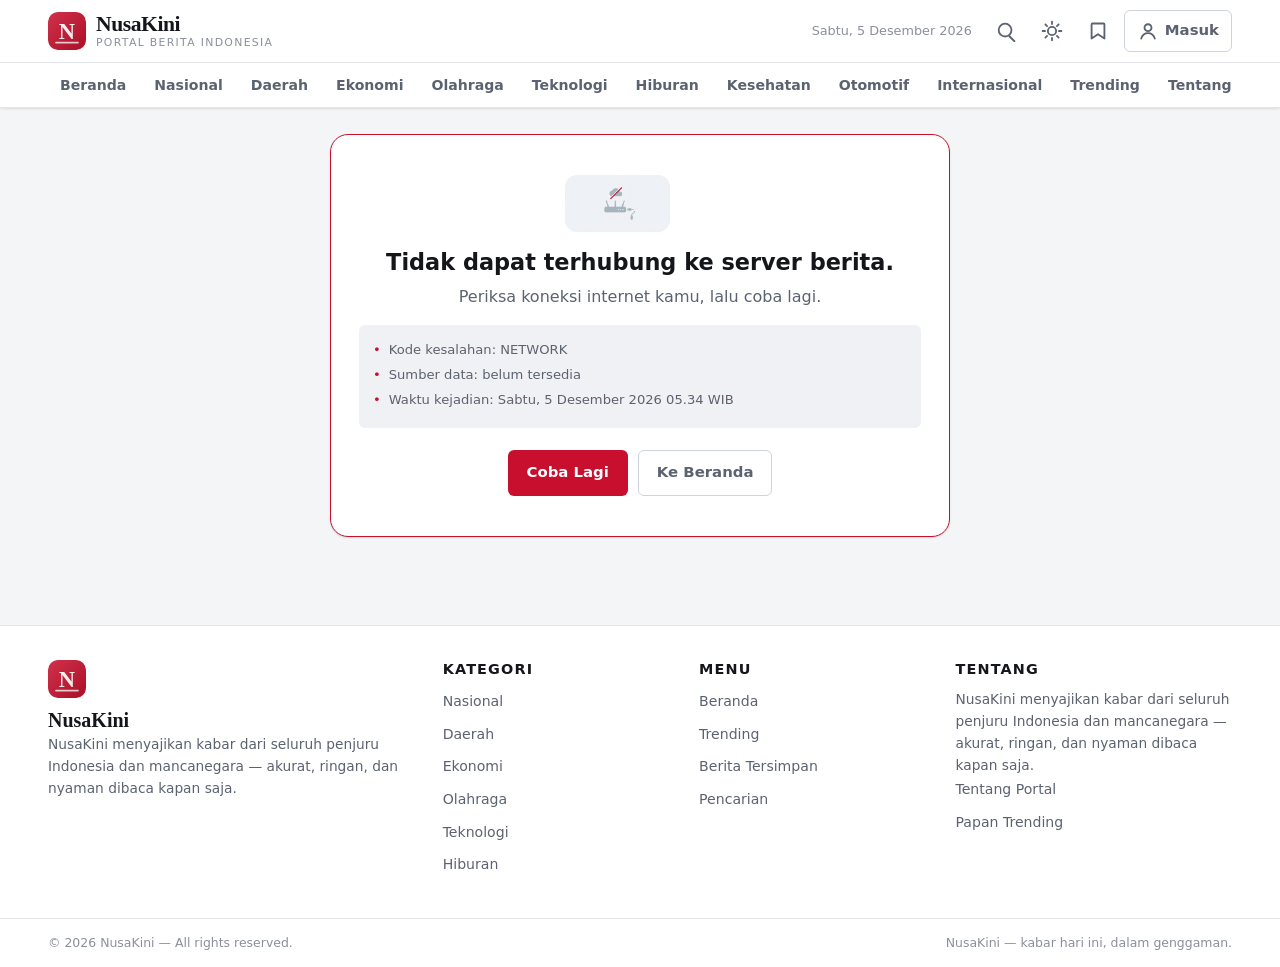
<file: index.html>
<!DOCTYPE html>
<html lang="id" data-theme="light">
<!-- BAGIAN <head>: metadata dokumen (charset, viewport, deskripsi SEO/Open Graph), favicon, dan tautan berkas CSS eksternal. -->
<head>
  <meta charset="UTF-8">
  <meta name="viewport" content="width=device-width, initial-scale=1">
  <meta name="description" content="NusaKini — Portal berita Indonesia: nasional, ekonomi, teknologi, olahraga, dan lainnya.">
  <meta name="theme-color" content="#c8102e">
  <title>NusaKini — Portal Berita Indonesia</title>
  <link rel="icon" type="image/svg+xml" href="assets/favicon/favicon.svg">
  <link rel="icon" type="image/png" sizes="32x32" href="assets/favicon/favicon-32.png">
  <link rel="apple-touch-icon" sizes="180x180" href="assets/favicon/apple-touch-icon.png">
  <meta property="og:type" content="website">
  <meta property="og:site_name" content="NusaKini">
  <meta property="og:title" content="NusaKini — Portal Berita Indonesia">
  <meta property="og:description" content="Portal berita Indonesia: nasional, ekonomi, teknologi, olahraga, dan lainnya.">
  <meta property="og:image" content="assets/meta/og-image.jpg">
  <meta name="twitter:card" content="summary_large_image">
  <link rel="stylesheet" href="css/style.css">
</head>
<!-- Atribut data-page, data-kategori, dan data-base dibaca app.js untuk menentukan mode halaman serta awalan path aset dan tautan. -->
<body data-page="beranda" data-base="">

  <!-- ====== SKIP LINK (aksesibilitas) ====== -->
  <a class="skip-link" href="#konten-utama">Lewati ke konten utama</a>

  <!-- ====== HEADER ====== -->
  <header class="site-header" id="site-header">
    <div class="header-top container">
      <button class="icon-btn nav-toggle" id="nav-toggle" type="button" aria-label="Buka menu navigasi" aria-expanded="false" aria-controls="site-nav">
        <span class="burger" aria-hidden="true"></span>
      </button>

      <a class="brand" href="#/beranda">
        <img class="brand-mark" src="assets/logo/logo-mark.svg" alt="Logo NusaKini">
        <span class="brand-text">
          <span class="brand-name">NusaKini</span>
          <span class="brand-tagline">Portal Berita Indonesia</span>
        </span>
      </a>

      <div class="header-date" id="header-date">Memuat tanggal…</div>

      <div class="header-actions">
        <div class="search-trigger">
          <button class="icon-btn" id="search-toggle" type="button" aria-label="Cari berita" aria-expanded="false" aria-controls="search-panel">
            <span class="ico ikon-search" aria-hidden="true"></span>
          </button>
        </div>

        <button class="icon-btn" id="theme-toggle" type="button" aria-label="Ganti mode gelap" aria-pressed="false">
          <span class="ico ico-sun ikon-sun" aria-hidden="true"></span>
          <span class="ico ico-moon ikon-moon" aria-hidden="true"></span>
        </button>

        <a class="icon-btn bookmark-btn" href="#/tersimpan" aria-label="Berita tersimpan">
          <span class="ico ikon-bookmark" aria-hidden="true"></span>
          <span class="badge" id="bookmark-count" hidden>0</span>
        </a>

        <button class="btn btn-ghost btn-user" id="auth-btn" type="button">
          <span class="ico ikon-user" aria-hidden="true"></span>
          <span class="auth-label" id="auth-label">Masuk</span>
        </button>

        <button class="btn btn-ghost btn-user btn-logout" id="logout-btn" type="button" aria-label="Keluar dari akun" title="Keluar dari akun" hidden>
          <span class="ico ikon-logout" aria-hidden="true"></span>
          <span class="auth-label">Keluar</span>
        </button>
      </div>
    </div>

    <!-- ====== NAV KATEGORI ====== -->
    <nav class="site-nav" id="site-nav" aria-label="Kategori berita">
      <div class="nav-inner container" id="nav-list"></div>
    </nav>

    <!-- ====== PANEL PENCARIAN ====== -->
    <div class="search-panel" id="search-panel" hidden>
      <div class="container">
        <form class="search-form" id="search-form" role="search" autocomplete="off">
          <label class="visually-hidden" for="search-input">Kata kunci pencarian berita</label>
          <input class="search-input" type="search" id="search-input" placeholder="Cari berita, topik, atau penulis… (contoh: inflasi)" aria-describedby="searchHint">
          <button class="btn btn-primary" type="submit">Cari</button>
          <button class="icon-btn" type="button" id="search-close" aria-label="Tutup pencarian">
            <span class="ico ikon-close" aria-hidden="true"></span>
          </button>
        </form>
        <p class="search-hint" id="search-hint">Tekan Enter untuk mencari. Hasil dicari dari judul, ringkasan, isi berita, dan kategori.</p>
        <div class="search-suggest" id="search-suggest" aria-label="Pencarian populer"></div>
      </div>
    </div>
  </header>

  <!-- ====== KONTEN UTAMA ====== -->
  <!-- KONTEN UTAMA: seluruh section halaman berada dalam <main>; app.js menampilkan satu section sesuai rute dan menyembunyikan lainnya. -->
  <main id="konten-utama" class="container" tabindex="-1">

    <!-- ---------- HALAMAN: BERANDA ---------- -->
    <section class="page page-home" id="page-home" hidden>
      <div class="hero" id="hero-section"></div>

      <section class="block trending-block" aria-labelledby="trending-heading">
        <div class="block-head">
          <h2 class="block-title" id="trending-heading">
            <span class="pulse" aria-hidden="true"></span>
            Sedang Trending
          </h2>
          <p class="block-sub">Peringkat berita berdasarkan jumlah pembaca (dilihat dari data kunjungan tiap berita)</p>
          <a class="link-more" href="#/trending">Lihat papan peringkat lengkap
            <span class="ico ico-sm ikon-arrow" aria-hidden="true"></span>
          </a>
        </div>
        <div class="charts-wrap" id="trending-charts"></div>
      </section>

      <section class="block" aria-labelledby="terbaru-heading">
        <div class="block-head">
          <h2 class="block-title" id="terbaru-heading">Berita Terbaru</h2>
          <div class="chip-row" id="home-chips"></div>
        </div>

        <div class="feed-tools" id="home-tools"></div>
        <div class="article-grid" id="home-grid"></div>

        <div class="feed-status" id="home-status" aria-live="polite"></div>
        <div class="sentinel" id="home-sentinel" aria-hidden="true"></div>
      </section>
    </section>

    <!-- ---------- HALAMAN: KATEGORI ---------- -->
    <section class="page page-category" id="page-category" hidden>
      <div class="page-head">
        <nav class="crumbs" id="cat-crumbs" aria-label="Jejak navigasi"></nav>
        <h1 class="page-title" id="cat-title">Kategori</h1>
        <p class="page-desc" id="cat-desc"></p>
      </div>
      <div class="feed-tools" id="cat-tools"></div>
      <div class="article-grid" id="cat-grid"></div>
      <div class="feed-status" id="cat-status" aria-live="polite"></div>
      <div class="sentinel" id="cat-sentinel" aria-hidden="true"></div>
    </section>

    <!-- ---------- HALAMAN: DETAIL BERITA ---------- -->
    <section class="page page-detail" id="page-detail" hidden>
      <article class="article-detail" id="article-detail"></article>
    </section>

    <!-- ---------- HALAMAN: PENCARIAN ---------- -->
    <section class="page page-search" id="page-search" hidden>
      <div class="page-head">
        <h1 class="page-title" id="search-title">Hasil Pencarian</h1>
        <p class="page-desc" id="search-summary"></p>
        <div class="chip-row" id="search-chips"></div>
      </div>
      <div class="feed-tools" id="search-tools"></div>
      <div class="article-grid" id="search-grid"></div>
      <div class="feed-status" id="search-status" aria-live="polite"></div>
      <div class="sentinel" id="search-sentinel" aria-hidden="true"></div>
    </section>

    <!-- ---------- HALAMAN: TERSIMPAN / BOOKMARK ---------- -->
    <section class="page page-bookmark" id="page-bookmark" hidden>
      <div class="page-head">
        <h1 class="page-title">Berita Tersimpan</h1>
        <p class="page-desc" id="bookmark-desc"></p>
        <button class="btn btn-ghost" type="button" id="clear-bookmarks">Hapus semua</button>
      </div>
      <div class="article-grid" id="bookmark-grid"></div>
      <div class="feed-status" id="bookmark-status" aria-live="polite"></div>
    </section>

    <!-- ---------- HALAMAN: PROFIL PENGGUNA ---------- -->
    <section class="page page-profile" id="page-profile" hidden>
      <div class="profile-card" id="profile-card"></div>
      <div class="profile-body" id="profile-body" hidden>
        <div class="block-head">
          <h2 class="block-title">Berita yang Kamu Simpan</h2>
          <div class="chip-row" id="profile-actions"></div>
        </div>
        <div class="article-grid" id="profile-grid"></div>
        <div class="feed-status" id="profile-status" aria-live="polite"></div>
      </div>
    </section>

    <!-- ---------- HALAMAN: TRENDING ---------- -->
    <section class="page page-trending" id="page-trending" hidden>
      <div class="page-head">
        <h1 class="page-title">Papan Trending</h1>
        <p class="page-desc">Peringkat 10 berita dengan pembaca terbanyak, ditambah sebaran pembaca per kategori. Angka kunjungan bertambah setiap kali berita dibuka.</p>
      </div>
      <div class="charts-wrap" id="trending-page-charts"></div>
      <div class="rank-list" id="rank-list"></div>
    </section>

    <!-- ---------- HALAMAN: 404 ---------- -->
    <section class="page page-404" id="page404" hidden>
      <div class="state-box">
        <p class="state-code">404</p>
        <h1 class="state-title">Halaman tidak ditemukan</h1>
        <p class="state-text">Alamat yang kamu tuju tidak ada di portal ini. Mungkin beritanya sudah dipindahkan.</p>
        <a class="btn btn-primary" href="#/beranda">Kembali ke Beranda</a>
      </div>
    </section>

    <!-- ---------- AREA ERROR / GAGAL MUAT ---------- -->
    <section class="page page-error" id="page-error" hidden>
      <div class="state-box state-error" role="alert">
        <div class="state-ico" aria-hidden="true">
          <span class="ico ico-lg ikon-warn"></span>
        </div>
        <h1 class="state-title" id="error-title">Gagal memuat berita</h1>
        <p class="state-text" id="error-text">Terjadi kesalahan.</p>
        <ul class="error-detail" id="error-detail"></ul>
        <div class="state-actions">
          <button class="btn btn-primary" type="button" id="error-retry">Coba Lagi</button>
          <a class="btn btn-ghost" href="#/beranda">Ke Beranda</a>
        </div>
      </div>
    </section>

  </main>

  <!-- ====== FOOTER ====== -->
  <footer class="site-footer">
    <div class="container footer-grid">
      <div class="footer-col footer-about">
        <img class="brand-mark" src="assets/logo/logo-mark.svg" alt="Logo NusaKini">
        <h2 class="footer-brand">NusaKini</h2>
        <p class="footer-text">NusaKini menyajikan kabar dari seluruh penjuru Indonesia dan mancanegara — akurat, ringan, dan nyaman dibaca kapan saja.</p>
      </div>

      <div class="footer-col">
        <h2 class="footer-title">Kategori</h2>
        <ul class="footer-list" id="footer-categories"></ul>
      </div>

      <div class="footer-col">
        <h2 class="footer-title">Menu</h2>
        <ul class="footer-list">
          <li><a href="#/beranda">Beranda</a></li>
          <li><a href="#/trending">Trending</a></li>
          <li><a href="#/tersimpan">Berita Tersimpan</a></li>
          <li><a href="#/cari">Pencarian</a></li>
        </ul>
      </div>

      <div class="footer-col">
        <h2 class="footer-title">Tentang</h2>
        <p class="footer-text">NusaKini menyajikan kabar dari seluruh penjuru Indonesia dan mancanegara — akurat, ringan, dan nyaman dibaca kapan saja.</p>
        <ul class="footer-list">
          <li><a href="about.html">Tentang Portal</a></li>
          <li><a href="#/trending">Papan Trending</a></li>
        </ul>
      </div>
    </div>
    <div class="footer-bottom">
      <div class="container footer-bottom-inner">
        <p id="footer-note">© <span id="footer-year">2026</span> NusaKini — All rights reserved.</p>
        <p class="footer-src">NusaKini — kabar hari ini, dalam genggaman.</p>
      </div>
    </div>
  </footer>

  <!-- ====== TOMBOL KE ATAS ====== -->
  <button class="to-top" id="to-top" type="button" aria-label="Kembali ke atas" hidden>
    <span class="ico ikon-up" aria-hidden="true"></span>
  </button>

  <!-- ====== TOAST ====== -->
  <div class="toast-wrap" id="toast-wrap" aria-live="polite" aria-atomic="false"></div>

  <!-- ====== MODAL LOGIN ====== -->
  <div class="modal" id="auth-modal" hidden>
    <div class="modal-backdrop" data-close></div>
    <div class="modal-box" role="dialog" aria-modal="true" aria-labelledby="auth-title">
      <button class="icon-btn modal-close" type="button" data-close aria-label="Tutup">
        <span class="ico ikon-close" aria-hidden="true"></span>
      </button>
      <h2 class="modal-title" id="auth-title">Masuk ke NusaKini</h2>
      <p class="modal-sub">Akun dipakai untuk menyimpan berita favoritmu — gratis, cepat, dan tersimpan di perangkatmu.</p>

      <div class="tabs" role="tablist" aria-label="Pilih mode">
        <button class="tab" type="button" role="tab" id="tab-login" aria-selected="true" aria-controls="auth-form">Masuk</button>
        <button class="tab" type="button" role="tab" id="tab-register" aria-selected="false" aria-controls="auth-form">Daftar</button>
      </div>

      <form class="auth-form" id="auth-form">
        <div class="field" id="name-field" hidden>
          <label class="field-label" for="auth-name">Nama</label>
          <input class="field-input" type="text" id="auth-name" placeholder="Nama kamu" autocomplete="name">
        </div>
        <div class="field" id="email-field" hidden>
          <label class="field-label" for="auth-email">Email</label>
          <input class="field-input" type="email" id="auth-email" placeholder="nama@email.com" autocomplete="email">
        </div>
        <div class="field">
          <label class="field-label" for="auth-user">Username</label>
          <input class="field-input" type="text" id="auth-user" placeholder="contoh: budi_santoso" required autocomplete="username">
        </div>
        <div class="field">
          <label class="field-label" for="auth-pass">Password</label>
          <input class="field-input" type="password" id="auth-pass" placeholder="minimal 4 karakter" required minlength="4" autocomplete="current-password">
        </div>
        <p class="form-error" id="auth-error" role="alert" hidden></p>
        <button class="btn btn-primary btn-block" type="submit" id="auth-submit">Masuk</button>
        <button class="btn btn-ghost btn-block" type="button" id="guest-btn">Lanjut sebagai Tamu</button>
      </form>
    </div>
  </div>

  <!-- ====== MODAL KONFIRMASI (dipakai untuk keluar akun) ====== -->
  <div class="modal" id="confirm-modal" hidden>
    <div class="modal-backdrop" data-close-confirm></div>
    <div class="modal-box modal-box-sm" role="alertdialog" aria-modal="true" aria-labelledby="confirm-title" aria-describedby="confirmText">
      <div class="confirm-ico" id="confirm-ico" aria-hidden="true">
        <span class="ico ico-lg ikon-logout"></span>
      </div>
      <h2 class="modal-title" id="confirm-title">Keluar dari akun?</h2>
      <p class="modal-sub" id="confirm-text">Kamu perlu masuk lagi untuk melihat berita yang kamu simpan.</p>
      <div class="confirm-actions">
        <button class="btn btn-ghost" type="button" id="confirm-cancel">Batal</button>
        <button class="btn btn-primary btn-danger" type="button" id="confirm-ok">Ya, Keluar</button>
      </div>
    </div>
  </div>

  <!-- Berkas JavaScript dimuat pada akhir dokumen agar seluruh elemen DOM telah tersedia saat dieksekusi. -->
  <script src="js/app.js"></script>

</body>
</html>
</file>
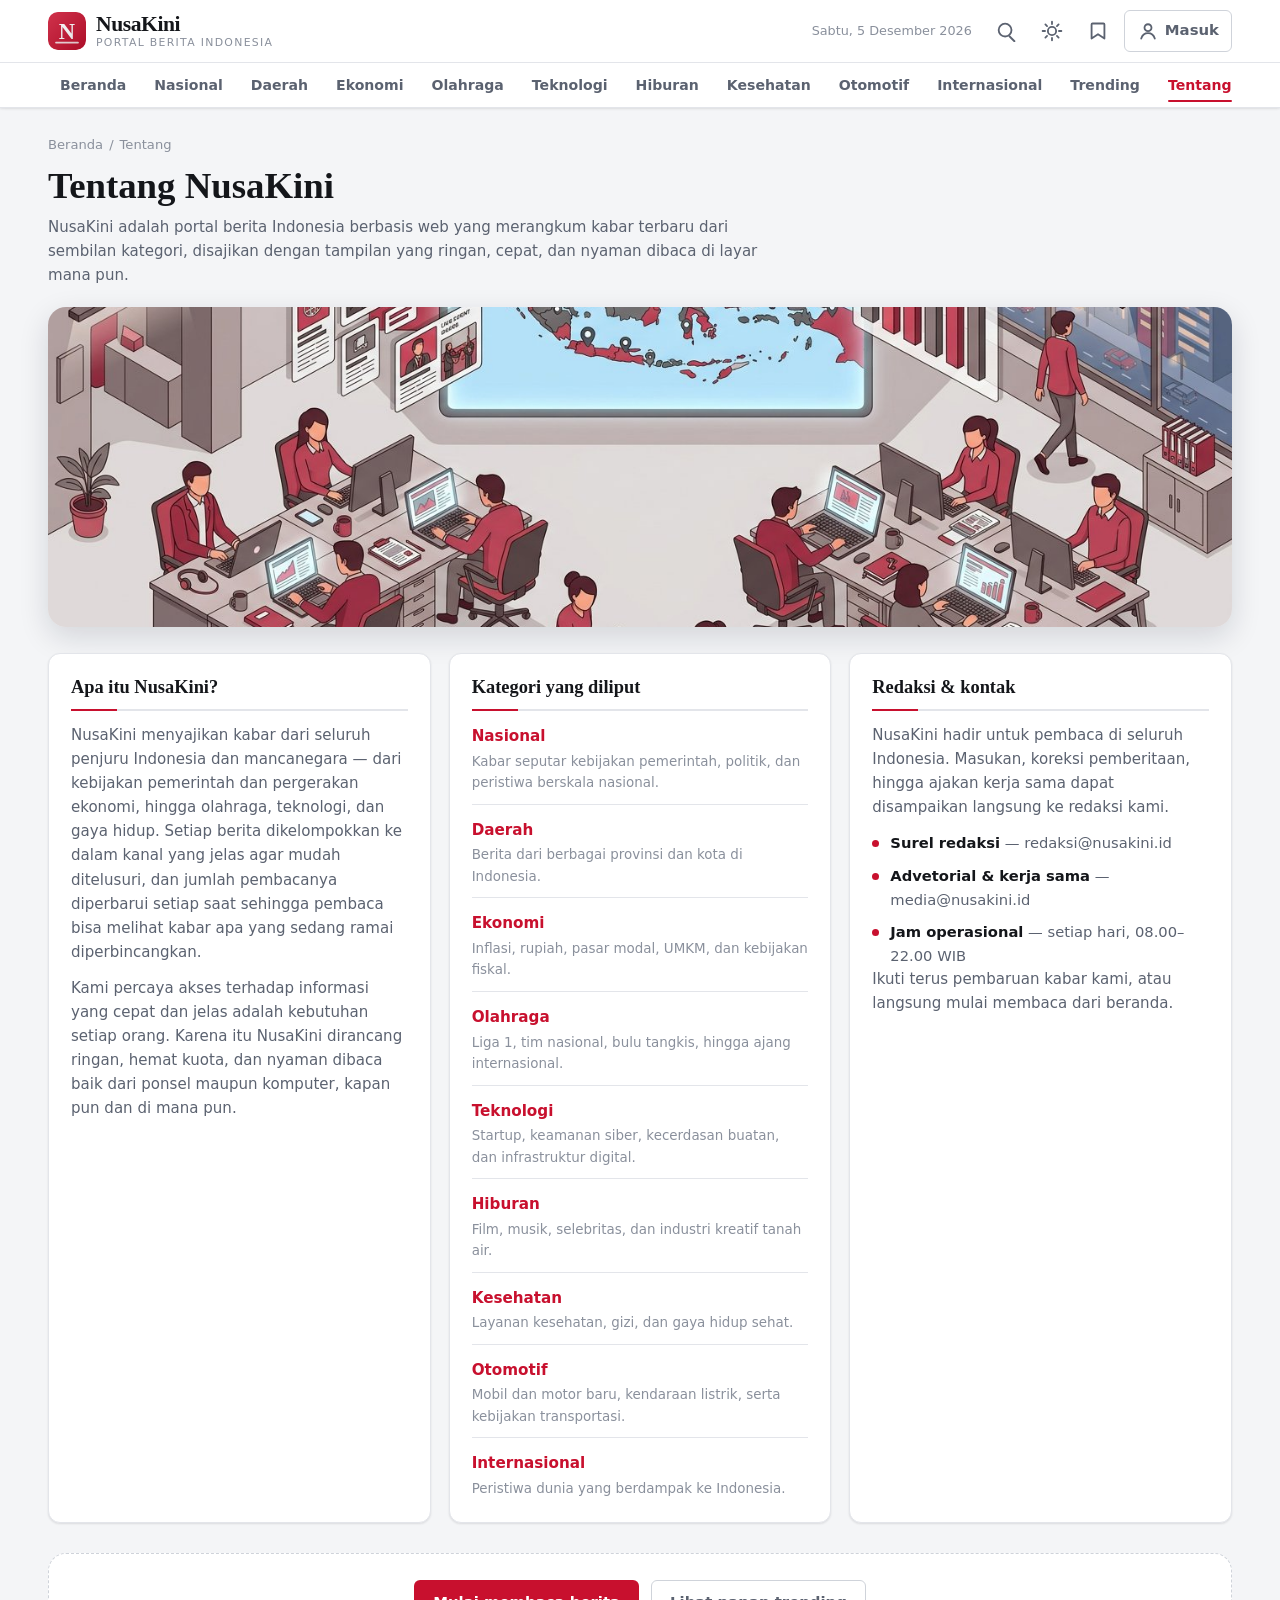
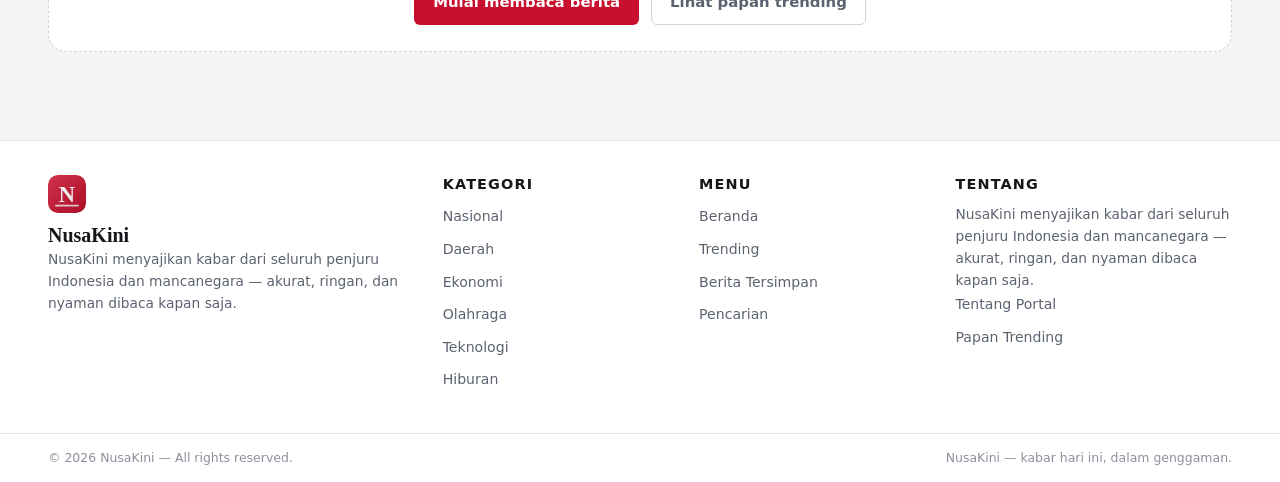
<file: about.html>
<!DOCTYPE html>
<html lang="id" data-theme="light">
<!-- BAGIAN <head>: metadata dokumen (charset, viewport, deskripsi SEO/Open Graph), favicon, dan tautan berkas CSS eksternal. -->
<head>
  <meta charset="UTF-8">
  <meta name="viewport" content="width=device-width, initial-scale=1">
  <meta name="description" content="Mengenal NusaKini: misi, fitur, dan sembilan kanal berita yang diliput portal berita Indonesia ini.">
  <meta name="theme-color" content="#c8102e">
  <title>Tentang NusaKini — Portal Berita Indonesia</title>
  <link rel="icon" type="image/svg+xml" href="assets/favicon/favicon.svg">
  <link rel="icon" type="image/png" sizes="32x32" href="assets/favicon/favicon-32.png">
  <link rel="apple-touch-icon" sizes="180x180" href="assets/favicon/apple-touch-icon.png">
  <meta property="og:type" content="website">
  <meta property="og:site_name" content="NusaKini">
  <meta property="og:title" content="NusaKini — Portal Berita Indonesia">
  <meta property="og:description" content="Portal berita Indonesia: nasional, ekonomi, teknologi, olahraga, dan lainnya.">
  <meta property="og:image" content="assets/meta/og-image.jpg">
  <meta name="twitter:card" content="summary_large_image">
  <link rel="stylesheet" href="css/style.css">
</head>
<!-- Atribut data-page, data-kategori, dan data-base dibaca app.js untuk menentukan mode halaman serta awalan path aset dan tautan. -->
<body data-page="tentang" data-base="">

  <!-- ====== SKIP LINK (aksesibilitas) ====== -->
  <a class="skip-link" href="#konten-utama">Lewati ke konten utama</a>

  <!-- ====== HEADER ====== -->
  <header class="site-header" id="site-header">
    <div class="header-top container">
      <button class="icon-btn nav-toggle" id="nav-toggle" type="button" aria-label="Buka menu navigasi" aria-expanded="false" aria-controls="site-nav">
        <span class="burger" aria-hidden="true"></span>
      </button>

      <a class="brand" href="index.html#/beranda">
        <img class="brand-mark" src="assets/logo/logo-mark.svg" alt="Logo NusaKini">
        <span class="brand-text">
          <span class="brand-name">NusaKini</span>
          <span class="brand-tagline">Portal Berita Indonesia</span>
        </span>
      </a>

      <div class="header-date" id="header-date">Memuat tanggal…</div>

      <div class="header-actions">
        <div class="search-trigger">
          <button class="icon-btn" id="search-toggle" type="button" aria-label="Cari berita" aria-expanded="false" aria-controls="search-panel">
            <span class="ico ikon-search" aria-hidden="true"></span>
          </button>
        </div>

        <button class="icon-btn" id="theme-toggle" type="button" aria-label="Ganti mode gelap" aria-pressed="false">
          <span class="ico ico-sun ikon-sun" aria-hidden="true"></span>
          <span class="ico ico-moon ikon-moon" aria-hidden="true"></span>
        </button>

        <a class="icon-btn bookmark-btn" href="index.html#/tersimpan" aria-label="Berita tersimpan">
          <span class="ico ikon-bookmark" aria-hidden="true"></span>
          <span class="badge" id="bookmark-count" hidden>0</span>
        </a>

        <button class="btn btn-ghost btn-user" id="auth-btn" type="button">
          <span class="ico ikon-user" aria-hidden="true"></span>
          <span class="auth-label" id="auth-label">Masuk</span>
        </button>

        <button class="btn btn-ghost btn-user btn-logout" id="logout-btn" type="button" aria-label="Keluar dari akun" title="Keluar dari akun" hidden>
          <span class="ico ikon-logout" aria-hidden="true"></span>
          <span class="auth-label">Keluar</span>
        </button>
      </div>
    </div>

    <!-- ====== NAV KATEGORI ====== -->
    <nav class="site-nav" id="site-nav" aria-label="Kategori berita">
      <div class="nav-inner container" id="nav-list"></div>
    </nav>

    <!-- ====== PANEL PENCARIAN ====== -->
    <div class="search-panel" id="search-panel" hidden>
      <div class="container">
        <form class="search-form" id="search-form" role="search" autocomplete="off">
          <label class="visually-hidden" for="search-input">Kata kunci pencarian berita</label>
          <input class="search-input" type="search" id="search-input" placeholder="Cari berita, topik, atau penulis… (contoh: inflasi)" aria-describedby="searchHint">
          <button class="btn btn-primary" type="submit">Cari</button>
          <button class="icon-btn" type="button" id="search-close" aria-label="Tutup pencarian">
            <span class="ico ikon-close" aria-hidden="true"></span>
          </button>
        </form>
        <p class="search-hint" id="search-hint">Tekan Enter untuk mencari. Hasil dicari dari judul, ringkasan, isi berita, dan kategori.</p>
        <div class="search-suggest" id="search-suggest" aria-label="Pencarian populer"></div>
      </div>
    </div>
  </header>

  <!-- ====== KONTEN UTAMA ====== -->
  <!-- KONTEN UTAMA: seluruh section halaman berada dalam <main>; app.js menampilkan satu section sesuai rute dan menyembunyikan lainnya. -->
  <main id="konten-utama" class="container" tabindex="-1">

    <!-- ---------- TENTANG PORTAL ---------- -->
    <section class="page page-about" id="page-about">
      <div class="page-head">
        <nav class="crumbs" aria-label="Jejak navigasi">
          <a href="index.html#/beranda">Beranda</a>
          <span>/</span>
          <span>Tentang</span>
        </nav>
        <h1 class="page-title">Tentang NusaKini</h1>
        <p class="page-desc">
          NusaKini adalah portal berita Indonesia berbasis web yang merangkum kabar terbaru
          dari sembilan kategori, disajikan dengan tampilan yang ringan, cepat, dan nyaman
          dibaca di layar mana pun.
        </p>
      </div>

      <img class="about-hero" src="assets/ilustrasi/tentang.jpg" alt="Ilustrasi ruang redaksi NusaKini">
  <div class="about-grid">
        <article class="about-card">
          <h2 class="about-card-title">Apa itu NusaKini?</h2>
          <p>
            NusaKini menyajikan kabar dari seluruh penjuru Indonesia dan
            mancanegara — dari kebijakan pemerintah dan pergerakan ekonomi, hingga
            olahraga, teknologi, dan gaya hidup. Setiap berita dikelompokkan ke
            dalam kanal yang jelas agar mudah ditelusuri, dan jumlah pembacanya
            diperbarui setiap saat sehingga pembaca bisa melihat kabar apa yang
            sedang ramai diperbincangkan.
          </p>
          <p>
            Kami percaya akses terhadap informasi yang cepat dan jelas adalah
            kebutuhan setiap orang. Karena itu NusaKini dirancang ringan, hemat
            kuota, dan nyaman dibaca baik dari ponsel maupun komputer, kapan pun
            dan di mana pun.
          </p>
        </article>

        <article class="about-card">
          <h2 class="about-card-title">Kategori yang diliput</h2>
          <ul class="about-cat-list">
            <li><a href="kategori/nasional.html">Nasional</a><span>Kabar seputar kebijakan pemerintah, politik, dan peristiwa berskala nasional.</span></li>
            <li><a href="kategori/daerah.html">Daerah</a><span>Berita dari berbagai provinsi dan kota di Indonesia.</span></li>
            <li><a href="kategori/ekonomi.html">Ekonomi</a><span>Inflasi, rupiah, pasar modal, UMKM, dan kebijakan fiskal.</span></li>
            <li><a href="kategori/olahraga.html">Olahraga</a><span>Liga 1, tim nasional, bulu tangkis, hingga ajang internasional.</span></li>
            <li><a href="kategori/teknologi.html">Teknologi</a><span>Startup, keamanan siber, kecerdasan buatan, dan infrastruktur digital.</span></li>
            <li><a href="kategori/hiburan.html">Hiburan</a><span>Film, musik, selebritas, dan industri kreatif tanah air.</span></li>
            <li><a href="kategori/kesehatan.html">Kesehatan</a><span>Layanan kesehatan, gizi, dan gaya hidup sehat.</span></li>
            <li><a href="kategori/otomotif.html">Otomotif</a><span>Mobil dan motor baru, kendaraan listrik, serta kebijakan transportasi.</span></li>
            <li><a href="kategori/internasional.html">Internasional</a><span>Peristiwa dunia yang berdampak ke Indonesia.</span></li>
          </ul>
        </article>

        <article class="about-card">
          <h2 class="about-card-title">Redaksi &amp; kontak</h2>
          <p>
            NusaKini hadir untuk pembaca di seluruh Indonesia. Masukan,
            koreksi pemberitaan, hingga ajakan kerja sama dapat disampaikan
            langsung ke redaksi kami.
          </p>
          <ul class="about-list">
            <li><strong>Surel redaksi</strong> — redaksi@nusakini.id</li>
            <li><strong>Advetorial &amp; kerja sama</strong> — media@nusakini.id</li>
            <li><strong>Jam operasional</strong> — setiap hari, 08.00–22.00 WIB</li>
          </ul>
          <p>
            Ikuti terus pembaruan kabar kami, atau langsung mulai membaca
            dari beranda.
          </p>
        </article>
      </div>

      <div class="about-cta">
        <a class="btn btn-primary" href="index.html#/beranda">Mulai membaca berita</a>
        <a class="btn btn-ghost" href="index.html#/trending">Lihat papan trending</a>
      </div>
        </section>

    <!-- ---------- AREA ERROR / GAGAL MUAT ---------- -->
    <section class="page page-error" id="page-error" hidden>
      <div class="state-box state-error" role="alert">
        <div class="state-ico" aria-hidden="true">
          <span class="ico ico-lg ikon-warn"></span>
        </div>
        <h1 class="state-title" id="error-title">Gagal memuat berita</h1>
        <p class="state-text" id="error-text">Terjadi kesalahan.</p>
        <ul class="error-detail" id="error-detail"></ul>
        <div class="state-actions">
          <button class="btn btn-primary" type="button" id="error-retry">Coba Lagi</button>
          <a class="btn btn-ghost" href="index.html#/beranda">Ke Beranda</a>
        </div>
      </div>
    </section>
  </main>

  <!-- ====== FOOTER ====== -->
  <footer class="site-footer">
    <div class="container footer-grid">
      <div class="footer-col footer-about">
        <img class="brand-mark" src="assets/logo/logo-mark.svg" alt="Logo NusaKini">
        <h2 class="footer-brand">NusaKini</h2>
        <p class="footer-text">NusaKini menyajikan kabar dari seluruh penjuru Indonesia dan mancanegara — akurat, ringan, dan nyaman dibaca kapan saja.</p>
      </div>

      <div class="footer-col">
        <h2 class="footer-title">Kategori</h2>
        <ul class="footer-list" id="footer-categories"></ul>
      </div>

      <div class="footer-col">
        <h2 class="footer-title">Menu</h2>
        <ul class="footer-list">
          <li><a href="index.html#/beranda">Beranda</a></li>
          <li><a href="index.html#/trending">Trending</a></li>
          <li><a href="index.html#/tersimpan">Berita Tersimpan</a></li>
          <li><a href="index.html#/cari">Pencarian</a></li>
        </ul>
      </div>

      <div class="footer-col">
        <h2 class="footer-title">Tentang</h2>
        <p class="footer-text">NusaKini menyajikan kabar dari seluruh penjuru Indonesia dan mancanegara — akurat, ringan, dan nyaman dibaca kapan saja.</p>
        <ul class="footer-list">
          <li><a href="about.html">Tentang Portal</a></li>
          <li><a href="index.html#/trending">Papan Trending</a></li>
        </ul>
      </div>
    </div>
    <div class="footer-bottom">
      <div class="container footer-bottom-inner">
        <p id="footer-note">© <span id="footer-year">2026</span> NusaKini — All rights reserved.</p>
        <p class="footer-src">NusaKini — kabar hari ini, dalam genggaman.</p>
      </div>
    </div>
  </footer>

  <!-- ====== TOMBOL KE ATAS ====== -->
  <button class="to-top" id="to-top" type="button" aria-label="Kembali ke atas" hidden>
    <span class="ico ikon-up" aria-hidden="true"></span>
  </button>

  <!-- ====== TOAST ====== -->
  <div class="toast-wrap" id="toast-wrap" aria-live="polite" aria-atomic="false"></div>

  <!-- ====== MODAL LOGIN ====== -->
  <div class="modal" id="auth-modal" hidden>
    <div class="modal-backdrop" data-close></div>
    <div class="modal-box" role="dialog" aria-modal="true" aria-labelledby="auth-title">
      <button class="icon-btn modal-close" type="button" data-close aria-label="Tutup">
        <span class="ico ikon-close" aria-hidden="true"></span>
      </button>
      <h2 class="modal-title" id="auth-title">Masuk ke NusaKini</h2>
      <p class="modal-sub">Akun dipakai untuk menyimpan berita favoritmu — gratis, cepat, dan tersimpan di perangkatmu.</p>

      <div class="tabs" role="tablist" aria-label="Pilih mode">
        <button class="tab" type="button" role="tab" id="tab-login" aria-selected="true" aria-controls="auth-form">Masuk</button>
        <button class="tab" type="button" role="tab" id="tab-register" aria-selected="false" aria-controls="auth-form">Daftar</button>
      </div>

      <form class="auth-form" id="auth-form">
        <div class="field" id="name-field" hidden>
          <label class="field-label" for="auth-name">Nama</label>
          <input class="field-input" type="text" id="auth-name" placeholder="Nama kamu" autocomplete="name">
        </div>
        <div class="field" id="email-field" hidden>
          <label class="field-label" for="auth-email">Email</label>
          <input class="field-input" type="email" id="auth-email" placeholder="nama@email.com" autocomplete="email">
        </div>
        <div class="field">
          <label class="field-label" for="auth-user">Username</label>
          <input class="field-input" type="text" id="auth-user" placeholder="contoh: budi_santoso" required autocomplete="username">
        </div>
        <div class="field">
          <label class="field-label" for="auth-pass">Password</label>
          <input class="field-input" type="password" id="auth-pass" placeholder="minimal 4 karakter" required minlength="4" autocomplete="current-password">
        </div>
        <p class="form-error" id="auth-error" role="alert" hidden></p>
        <button class="btn btn-primary btn-block" type="submit" id="auth-submit">Masuk</button>
        <button class="btn btn-ghost btn-block" type="button" id="guest-btn">Lanjut sebagai Tamu</button>
      </form>
    </div>
  </div>

  <!-- ====== MODAL KONFIRMASI (dipakai untuk keluar akun) ====== -->
  <div class="modal" id="confirm-modal" hidden>
    <div class="modal-backdrop" data-close-confirm></div>
    <div class="modal-box modal-box-sm" role="alertdialog" aria-modal="true" aria-labelledby="confirm-title" aria-describedby="confirmText">
      <div class="confirm-ico" id="confirm-ico" aria-hidden="true">
        <span class="ico ico-lg ikon-logout"></span>
      </div>
      <h2 class="modal-title" id="confirm-title">Keluar dari akun?</h2>
      <p class="modal-sub" id="confirm-text">Kamu perlu masuk lagi untuk melihat berita yang kamu simpan.</p>
      <div class="confirm-actions">
        <button class="btn btn-ghost" type="button" id="confirm-cancel">Batal</button>
        <button class="btn btn-primary btn-danger" type="button" id="confirm-ok">Ya, Keluar</button>
      </div>
    </div>
  </div>

  <!-- Berkas JavaScript dimuat pada akhir dokumen agar seluruh elemen DOM telah tersedia saat dieksekusi. -->
  <script src="js/app.js"></script>
</body>
</html>
</file>
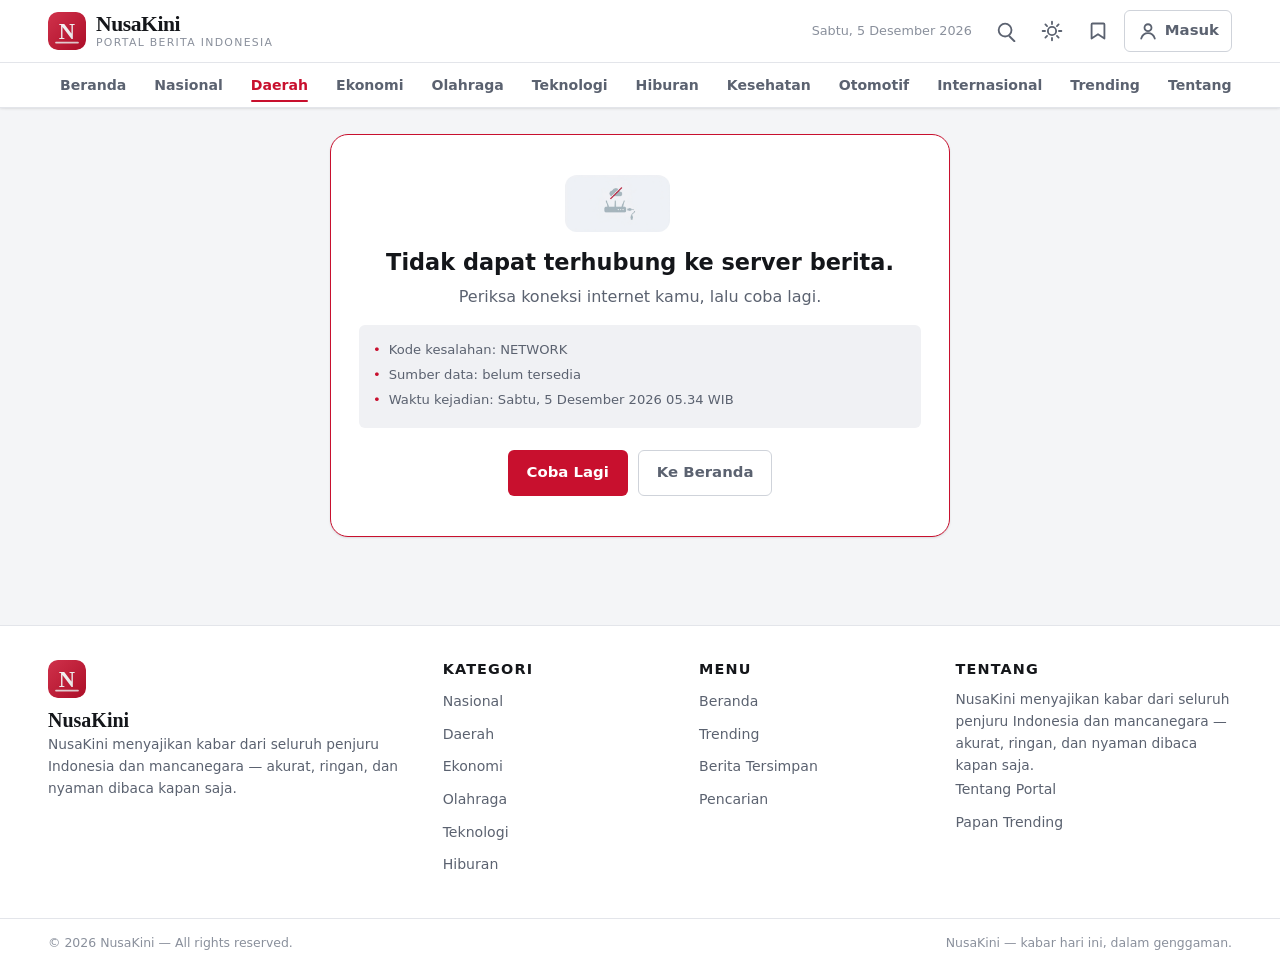
<file: kategori/daerah.html>
<!DOCTYPE html>
<html lang="id" data-theme="light">
<!-- BAGIAN <head>: metadata dokumen (charset, viewport, deskripsi SEO/Open Graph), favicon, dan tautan berkas CSS eksternal. -->
<head>
  <meta charset="UTF-8">
  <meta name="viewport" content="width=device-width, initial-scale=1">
  <meta name="description" content="Berita dari berbagai provinsi dan kota di Indonesia.">
  <meta name="theme-color" content="#c8102e">
  <title>Berita Daerah Terbaru — NusaKini</title>
  <link rel="icon" type="image/svg+xml" href="../assets/favicon/favicon.svg">
  <link rel="icon" type="image/png" sizes="32x32" href="../assets/favicon/favicon-32.png">
  <link rel="apple-touch-icon" sizes="180x180" href="../assets/favicon/apple-touch-icon.png">
  <meta property="og:type" content="website">
  <meta property="og:site_name" content="NusaKini">
  <meta property="og:title" content="NusaKini — Portal Berita Indonesia">
  <meta property="og:description" content="Portal berita Indonesia: nasional, ekonomi, teknologi, olahraga, dan lainnya.">
  <meta property="og:image" content="../assets/meta/og-image.jpg">
  <meta name="twitter:card" content="summary_large_image">
  <link rel="stylesheet" href="../css/style.css">
</head>
<!-- Atribut data-page, data-kategori, dan data-base dibaca app.js untuk menentukan mode halaman serta awalan path aset dan tautan. -->
<body data-page="kategori" data-kategori="daerah" data-base="../">

  <!-- ====== SKIP LINK (aksesibilitas) ====== -->
  <a class="skip-link" href="#konten-utama">Lewati ke konten utama</a>

  <!-- ====== HEADER ====== -->
  <header class="site-header" id="site-header">
    <div class="header-top container">
      <button class="icon-btn nav-toggle" id="nav-toggle" type="button" aria-label="Buka menu navigasi" aria-expanded="false" aria-controls="site-nav">
        <span class="burger" aria-hidden="true"></span>
      </button>

      <a class="brand" href="../index.html#/beranda">
        <img class="brand-mark" src="../assets/logo/logo-mark.svg" alt="Logo NusaKini">
        <span class="brand-text">
          <span class="brand-name">NusaKini</span>
          <span class="brand-tagline">Portal Berita Indonesia</span>
        </span>
      </a>

      <div class="header-date" id="header-date">Memuat tanggal…</div>

      <div class="header-actions">
        <div class="search-trigger">
          <button class="icon-btn" id="search-toggle" type="button" aria-label="Cari berita" aria-expanded="false" aria-controls="search-panel">
            <span class="ico ikon-search" aria-hidden="true"></span>
          </button>
        </div>

        <button class="icon-btn" id="theme-toggle" type="button" aria-label="Ganti mode gelap" aria-pressed="false">
          <span class="ico ico-sun ikon-sun" aria-hidden="true"></span>
          <span class="ico ico-moon ikon-moon" aria-hidden="true"></span>
        </button>

        <a class="icon-btn bookmark-btn" href="../index.html#/tersimpan" aria-label="Berita tersimpan">
          <span class="ico ikon-bookmark" aria-hidden="true"></span>
          <span class="badge" id="bookmark-count" hidden>0</span>
        </a>

        <button class="btn btn-ghost btn-user" id="auth-btn" type="button">
          <span class="ico ikon-user" aria-hidden="true"></span>
          <span class="auth-label" id="auth-label">Masuk</span>
        </button>

        <button class="btn btn-ghost btn-user btn-logout" id="logout-btn" type="button" aria-label="Keluar dari akun" title="Keluar dari akun" hidden>
          <span class="ico ikon-logout" aria-hidden="true"></span>
          <span class="auth-label">Keluar</span>
        </button>
      </div>
    </div>

    <!-- ====== NAV KATEGORI ====== -->
    <nav class="site-nav" id="site-nav" aria-label="Kategori berita">
      <div class="nav-inner container" id="nav-list"></div>
    </nav>

    <!-- ====== PANEL PENCARIAN ====== -->
    <div class="search-panel" id="search-panel" hidden>
      <div class="container">
        <form class="search-form" id="search-form" role="search" autocomplete="off">
          <label class="visually-hidden" for="search-input">Kata kunci pencarian berita</label>
          <input class="search-input" type="search" id="search-input" placeholder="Cari berita, topik, atau penulis… (contoh: inflasi)" aria-describedby="searchHint">
          <button class="btn btn-primary" type="submit">Cari</button>
          <button class="icon-btn" type="button" id="search-close" aria-label="Tutup pencarian">
            <span class="ico ikon-close" aria-hidden="true"></span>
          </button>
        </form>
        <p class="search-hint" id="search-hint">Tekan Enter untuk mencari. Hasil dicari dari judul, ringkasan, isi berita, dan kategori.</p>
        <div class="search-suggest" id="search-suggest" aria-label="Pencarian populer"></div>
      </div>
    </div>
  
    <!-- ====== PANEL PENCARIAN ====== -->
  </header>

  <!-- ====== KONTEN UTAMA ====== -->
  <!-- KONTEN UTAMA: seluruh section halaman berada dalam <main>; app.js menampilkan satu section sesuai rute dan menyembunyikan lainnya. -->
  <main id="konten-utama" class="container" tabindex="-1">

    <!-- ---------- DAFTAR BERITA KATEGORI DAERAH ---------- -->
    <section class="page page-category" id="page-category">
      <div class="page-head">
        <nav class="crumbs" id="cat-crumbs" aria-label="Jejak navigasi"></nav>
        <h1 class="page-title" id="cat-title">Daerah</h1>
        <p class="page-desc" id="cat-desc">Berita dari berbagai provinsi dan kota di Indonesia.</p>
      </div>

      <img class="cat-hero" src="../assets/kategori/daerah.jpg" alt="Ilustrasi kategori Daerah">
      <div class="feed-tools" id="cat-tools"></div>
      <div class="article-grid" id="cat-grid"></div>
      <div class="feed-status" id="cat-status" aria-live="polite"></div>
      <div class="sentinel" id="cat-sentinel" aria-hidden="true"></div>
    </section>

    <!-- ---------- AREA ERROR / GAGAL MUAT ---------- -->
    <section class="page page-error" id="page-error" hidden>
      <div class="state-box state-error" role="alert">
        <div class="state-ico" aria-hidden="true">
          <span class="ico ico-lg ikon-warn"></span>
        </div>
        <h1 class="state-title" id="error-title">Gagal memuat berita</h1>
        <p class="state-text" id="error-text">Terjadi kesalahan.</p>
        <ul class="error-detail" id="error-detail"></ul>
        <div class="state-actions">
          <button class="btn btn-primary" type="button" id="error-retry">Coba Lagi</button>
          <a class="btn btn-ghost" href="../index.html#/beranda">Ke Beranda</a>
        </div>
      </div>
    </section>
  </main>

  <!-- ====== FOOTER ====== -->
  <footer class="site-footer">
    <div class="container footer-grid">
      <div class="footer-col footer-about">
        <img class="brand-mark" src="../assets/logo/logo-mark.svg" alt="Logo NusaKini">
        <h2 class="footer-brand">NusaKini</h2>
        <p class="footer-text">NusaKini menyajikan kabar dari seluruh penjuru Indonesia dan mancanegara — akurat, ringan, dan nyaman dibaca kapan saja.</p>
      </div>

      <div class="footer-col">
        <h2 class="footer-title">Kategori</h2>
        <ul class="footer-list" id="footer-categories"></ul>
      </div>

      <div class="footer-col">
        <h2 class="footer-title">Menu</h2>
        <ul class="footer-list">
          <li><a href="../index.html#/beranda">Beranda</a></li>
          <li><a href="../index.html#/trending">Trending</a></li>
          <li><a href="../index.html#/tersimpan">Berita Tersimpan</a></li>
          <li><a href="../index.html#/cari">Pencarian</a></li>
        </ul>
      </div>

      <div class="footer-col">
        <h2 class="footer-title">Tentang</h2>
        <p class="footer-text">NusaKini menyajikan kabar dari seluruh penjuru Indonesia dan mancanegara — akurat, ringan, dan nyaman dibaca kapan saja.</p>
        <ul class="footer-list">
          <li><a href="../about.html">Tentang Portal</a></li>
          <li><a href="../index.html#/trending">Papan Trending</a></li>
        </ul>
      </div>
    </div>
    <div class="footer-bottom">
      <div class="container footer-bottom-inner">
        <p id="footer-note">© <span id="footer-year">2026</span> NusaKini — All rights reserved.</p>
        <p class="footer-src">NusaKini — kabar hari ini, dalam genggaman.</p>
      </div>
    </div>
  </footer>

  <!-- ====== TOMBOL KE ATAS ====== -->
  <button class="to-top" id="to-top" type="button" aria-label="Kembali ke atas" hidden>
    <span class="ico ikon-up" aria-hidden="true"></span>
  </button>

  <!-- ====== TOAST ====== -->
  <div class="toast-wrap" id="toast-wrap" aria-live="polite" aria-atomic="false"></div>

  <!-- ====== MODAL LOGIN ====== -->
  <div class="modal" id="auth-modal" hidden>
    <div class="modal-backdrop" data-close></div>
    <div class="modal-box" role="dialog" aria-modal="true" aria-labelledby="auth-title">
      <button class="icon-btn modal-close" type="button" data-close aria-label="Tutup">
        <span class="ico ikon-close" aria-hidden="true"></span>
      </button>
      <h2 class="modal-title" id="auth-title">Masuk ke NusaKini</h2>
      <p class="modal-sub">Akun dipakai untuk menyimpan berita favoritmu — gratis, cepat, dan tersimpan di perangkatmu.</p>

      <div class="tabs" role="tablist" aria-label="Pilih mode">
        <button class="tab" type="button" role="tab" id="tab-login" aria-selected="true" aria-controls="auth-form">Masuk</button>
        <button class="tab" type="button" role="tab" id="tab-register" aria-selected="false" aria-controls="auth-form">Daftar</button>
      </div>

      <form class="auth-form" id="auth-form">
        <div class="field" id="name-field" hidden>
          <label class="field-label" for="auth-name">Nama</label>
          <input class="field-input" type="text" id="auth-name" placeholder="Nama kamu" autocomplete="name">
        </div>
        <div class="field" id="email-field" hidden>
          <label class="field-label" for="auth-email">Email</label>
          <input class="field-input" type="email" id="auth-email" placeholder="nama@email.com" autocomplete="email">
        </div>
        <div class="field">
          <label class="field-label" for="auth-user">Username</label>
          <input class="field-input" type="text" id="auth-user" placeholder="contoh: budi_santoso" required autocomplete="username">
        </div>
        <div class="field">
          <label class="field-label" for="auth-pass">Password</label>
          <input class="field-input" type="password" id="auth-pass" placeholder="minimal 4 karakter" required minlength="4" autocomplete="current-password">
        </div>
        <p class="form-error" id="auth-error" role="alert" hidden></p>
        <button class="btn btn-primary btn-block" type="submit" id="auth-submit">Masuk</button>
        <button class="btn btn-ghost btn-block" type="button" id="guest-btn">Lanjut sebagai Tamu</button>
      </form>
    </div>
  </div>

  <!-- ====== MODAL KONFIRMASI (dipakai untuk keluar akun) ====== -->
  <div class="modal" id="confirm-modal" hidden>
    <div class="modal-backdrop" data-close-confirm></div>
    <div class="modal-box modal-box-sm" role="alertdialog" aria-modal="true" aria-labelledby="confirm-title" aria-describedby="confirmText">
      <div class="confirm-ico" id="confirm-ico" aria-hidden="true">
        <span class="ico ico-lg ikon-logout"></span>
      </div>
      <h2 class="modal-title" id="confirm-title">Keluar dari akun?</h2>
      <p class="modal-sub" id="confirm-text">Kamu perlu masuk lagi untuk melihat berita yang kamu simpan.</p>
      <div class="confirm-actions">
        <button class="btn btn-ghost" type="button" id="confirm-cancel">Batal</button>
        <button class="btn btn-primary btn-danger" type="button" id="confirm-ok">Ya, Keluar</button>
      </div>
    </div>
  </div>

  <!-- Berkas JavaScript dimuat pada akhir dokumen agar seluruh elemen DOM telah tersedia saat dieksekusi. -->
  <script src="../js/app.js"></script>
</body>
</html>
</file>
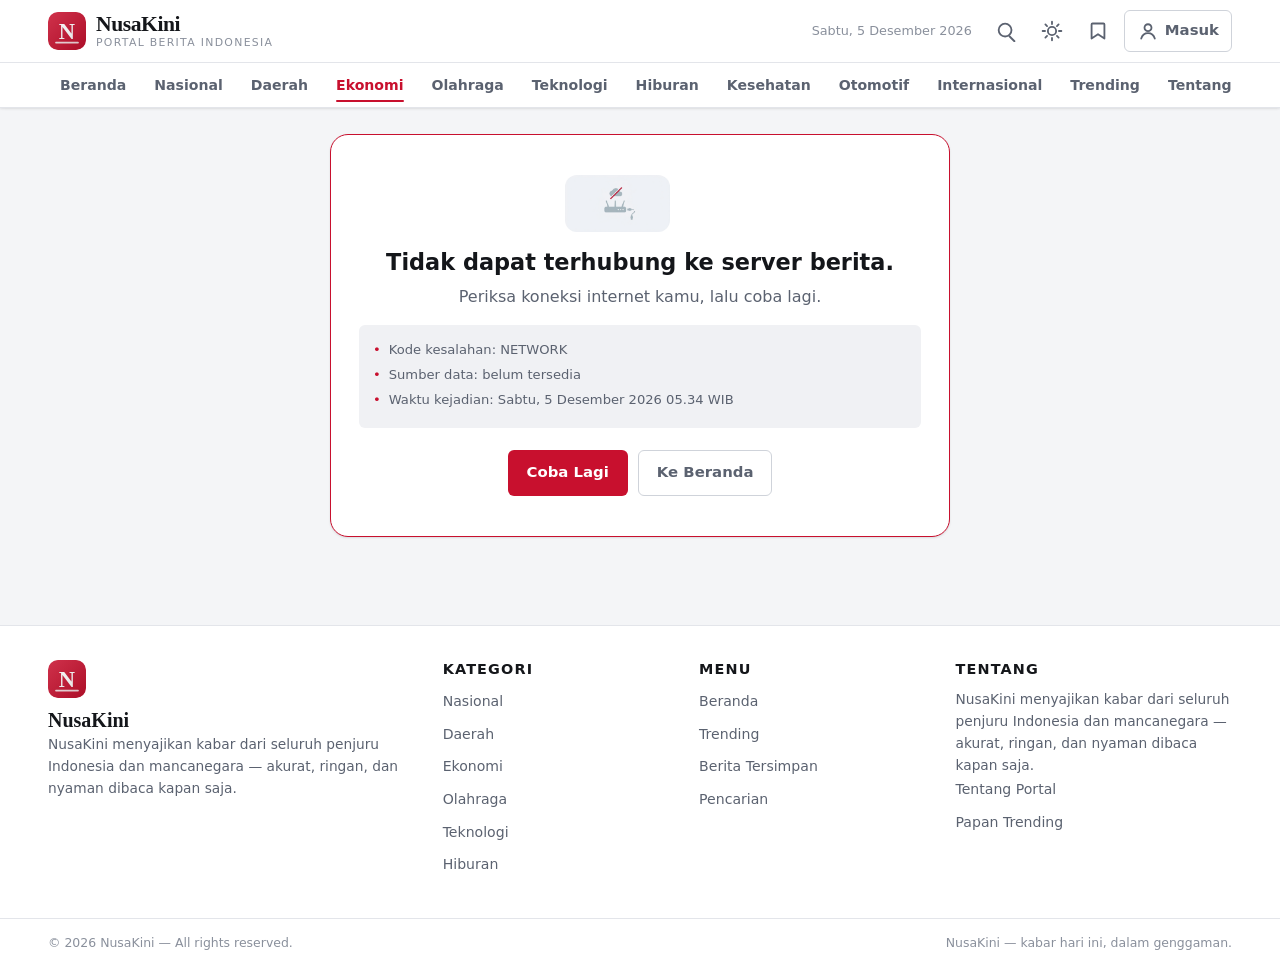
<file: kategori/ekonomi.html>
<!DOCTYPE html>
<html lang="id" data-theme="light">
<!-- BAGIAN <head>: metadata dokumen (charset, viewport, deskripsi SEO/Open Graph), favicon, dan tautan berkas CSS eksternal. -->
<head>
  <meta charset="UTF-8">
  <meta name="viewport" content="width=device-width, initial-scale=1">
  <meta name="description" content="Inflasi, rupiah, pasar modal, UMKM, dan kebijakan fiskal.">
  <meta name="theme-color" content="#c8102e">
  <title>Berita Ekonomi Terbaru — NusaKini</title>
  <link rel="icon" type="image/svg+xml" href="../assets/favicon/favicon.svg">
  <link rel="icon" type="image/png" sizes="32x32" href="../assets/favicon/favicon-32.png">
  <link rel="apple-touch-icon" sizes="180x180" href="../assets/favicon/apple-touch-icon.png">
  <meta property="og:type" content="website">
  <meta property="og:site_name" content="NusaKini">
  <meta property="og:title" content="NusaKini — Portal Berita Indonesia">
  <meta property="og:description" content="Portal berita Indonesia: nasional, ekonomi, teknologi, olahraga, dan lainnya.">
  <meta property="og:image" content="../assets/meta/og-image.jpg">
  <meta name="twitter:card" content="summary_large_image">
  <link rel="stylesheet" href="../css/style.css">
</head>
<!-- Atribut data-page, data-kategori, dan data-base dibaca app.js untuk menentukan mode halaman serta awalan path aset dan tautan. -->
<body data-page="kategori" data-kategori="ekonomi" data-base="../">

  <!-- ====== SKIP LINK (aksesibilitas) ====== -->
  <a class="skip-link" href="#konten-utama">Lewati ke konten utama</a>

  <!-- ====== HEADER ====== -->
  <header class="site-header" id="site-header">
    <div class="header-top container">
      <button class="icon-btn nav-toggle" id="nav-toggle" type="button" aria-label="Buka menu navigasi" aria-expanded="false" aria-controls="site-nav">
        <span class="burger" aria-hidden="true"></span>
      </button>

      <a class="brand" href="../index.html#/beranda">
        <img class="brand-mark" src="../assets/logo/logo-mark.svg" alt="Logo NusaKini">
        <span class="brand-text">
          <span class="brand-name">NusaKini</span>
          <span class="brand-tagline">Portal Berita Indonesia</span>
        </span>
      </a>

      <div class="header-date" id="header-date">Memuat tanggal…</div>

      <div class="header-actions">
        <div class="search-trigger">
          <button class="icon-btn" id="search-toggle" type="button" aria-label="Cari berita" aria-expanded="false" aria-controls="search-panel">
            <span class="ico ikon-search" aria-hidden="true"></span>
          </button>
        </div>

        <button class="icon-btn" id="theme-toggle" type="button" aria-label="Ganti mode gelap" aria-pressed="false">
          <span class="ico ico-sun ikon-sun" aria-hidden="true"></span>
          <span class="ico ico-moon ikon-moon" aria-hidden="true"></span>
        </button>

        <a class="icon-btn bookmark-btn" href="../index.html#/tersimpan" aria-label="Berita tersimpan">
          <span class="ico ikon-bookmark" aria-hidden="true"></span>
          <span class="badge" id="bookmark-count" hidden>0</span>
        </a>

        <button class="btn btn-ghost btn-user" id="auth-btn" type="button">
          <span class="ico ikon-user" aria-hidden="true"></span>
          <span class="auth-label" id="auth-label">Masuk</span>
        </button>

        <button class="btn btn-ghost btn-user btn-logout" id="logout-btn" type="button" aria-label="Keluar dari akun" title="Keluar dari akun" hidden>
          <span class="ico ikon-logout" aria-hidden="true"></span>
          <span class="auth-label">Keluar</span>
        </button>
      </div>
    </div>

    <!-- ====== NAV KATEGORI ====== -->
    <nav class="site-nav" id="site-nav" aria-label="Kategori berita">
      <div class="nav-inner container" id="nav-list"></div>
    </nav>

    <!-- ====== PANEL PENCARIAN ====== -->
    <div class="search-panel" id="search-panel" hidden>
      <div class="container">
        <form class="search-form" id="search-form" role="search" autocomplete="off">
          <label class="visually-hidden" for="search-input">Kata kunci pencarian berita</label>
          <input class="search-input" type="search" id="search-input" placeholder="Cari berita, topik, atau penulis… (contoh: inflasi)" aria-describedby="searchHint">
          <button class="btn btn-primary" type="submit">Cari</button>
          <button class="icon-btn" type="button" id="search-close" aria-label="Tutup pencarian">
            <span class="ico ikon-close" aria-hidden="true"></span>
          </button>
        </form>
        <p class="search-hint" id="search-hint">Tekan Enter untuk mencari. Hasil dicari dari judul, ringkasan, isi berita, dan kategori.</p>
        <div class="search-suggest" id="search-suggest" aria-label="Pencarian populer"></div>
      </div>
    </div>
  
    <!-- ====== PANEL PENCARIAN ====== -->
  </header>

  <!-- ====== KONTEN UTAMA ====== -->
  <!-- KONTEN UTAMA: seluruh section halaman berada dalam <main>; app.js menampilkan satu section sesuai rute dan menyembunyikan lainnya. -->
  <main id="konten-utama" class="container" tabindex="-1">

    <!-- ---------- DAFTAR BERITA KATEGORI EKONOMI ---------- -->
    <section class="page page-category" id="page-category">
      <div class="page-head">
        <nav class="crumbs" id="cat-crumbs" aria-label="Jejak navigasi"></nav>
        <h1 class="page-title" id="cat-title">Ekonomi</h1>
        <p class="page-desc" id="cat-desc">Inflasi, rupiah, pasar modal, UMKM, dan kebijakan fiskal.</p>
      </div>

      <img class="cat-hero" src="../assets/kategori/ekonomi.jpg" alt="Ilustrasi kategori Ekonomi">
      <div class="feed-tools" id="cat-tools"></div>
      <div class="article-grid" id="cat-grid"></div>
      <div class="feed-status" id="cat-status" aria-live="polite"></div>
      <div class="sentinel" id="cat-sentinel" aria-hidden="true"></div>
    </section>

    <!-- ---------- AREA ERROR / GAGAL MUAT ---------- -->
    <section class="page page-error" id="page-error" hidden>
      <div class="state-box state-error" role="alert">
        <div class="state-ico" aria-hidden="true">
          <span class="ico ico-lg ikon-warn"></span>
        </div>
        <h1 class="state-title" id="error-title">Gagal memuat berita</h1>
        <p class="state-text" id="error-text">Terjadi kesalahan.</p>
        <ul class="error-detail" id="error-detail"></ul>
        <div class="state-actions">
          <button class="btn btn-primary" type="button" id="error-retry">Coba Lagi</button>
          <a class="btn btn-ghost" href="../index.html#/beranda">Ke Beranda</a>
        </div>
      </div>
    </section>
  </main>

  <!-- ====== FOOTER ====== -->
  <footer class="site-footer">
    <div class="container footer-grid">
      <div class="footer-col footer-about">
        <img class="brand-mark" src="../assets/logo/logo-mark.svg" alt="Logo NusaKini">
        <h2 class="footer-brand">NusaKini</h2>
        <p class="footer-text">NusaKini menyajikan kabar dari seluruh penjuru Indonesia dan mancanegara — akurat, ringan, dan nyaman dibaca kapan saja.</p>
      </div>

      <div class="footer-col">
        <h2 class="footer-title">Kategori</h2>
        <ul class="footer-list" id="footer-categories"></ul>
      </div>

      <div class="footer-col">
        <h2 class="footer-title">Menu</h2>
        <ul class="footer-list">
          <li><a href="../index.html#/beranda">Beranda</a></li>
          <li><a href="../index.html#/trending">Trending</a></li>
          <li><a href="../index.html#/tersimpan">Berita Tersimpan</a></li>
          <li><a href="../index.html#/cari">Pencarian</a></li>
        </ul>
      </div>

      <div class="footer-col">
        <h2 class="footer-title">Tentang</h2>
        <p class="footer-text">NusaKini menyajikan kabar dari seluruh penjuru Indonesia dan mancanegara — akurat, ringan, dan nyaman dibaca kapan saja.</p>
        <ul class="footer-list">
          <li><a href="../about.html">Tentang Portal</a></li>
          <li><a href="../index.html#/trending">Papan Trending</a></li>
        </ul>
      </div>
    </div>
    <div class="footer-bottom">
      <div class="container footer-bottom-inner">
        <p id="footer-note">© <span id="footer-year">2026</span> NusaKini — All rights reserved.</p>
        <p class="footer-src">NusaKini — kabar hari ini, dalam genggaman.</p>
      </div>
    </div>
  </footer>

  <!-- ====== TOMBOL KE ATAS ====== -->
  <button class="to-top" id="to-top" type="button" aria-label="Kembali ke atas" hidden>
    <span class="ico ikon-up" aria-hidden="true"></span>
  </button>

  <!-- ====== TOAST ====== -->
  <div class="toast-wrap" id="toast-wrap" aria-live="polite" aria-atomic="false"></div>

  <!-- ====== MODAL LOGIN ====== -->
  <div class="modal" id="auth-modal" hidden>
    <div class="modal-backdrop" data-close></div>
    <div class="modal-box" role="dialog" aria-modal="true" aria-labelledby="auth-title">
      <button class="icon-btn modal-close" type="button" data-close aria-label="Tutup">
        <span class="ico ikon-close" aria-hidden="true"></span>
      </button>
      <h2 class="modal-title" id="auth-title">Masuk ke NusaKini</h2>
      <p class="modal-sub">Akun dipakai untuk menyimpan berita favoritmu — gratis, cepat, dan tersimpan di perangkatmu.</p>

      <div class="tabs" role="tablist" aria-label="Pilih mode">
        <button class="tab" type="button" role="tab" id="tab-login" aria-selected="true" aria-controls="auth-form">Masuk</button>
        <button class="tab" type="button" role="tab" id="tab-register" aria-selected="false" aria-controls="auth-form">Daftar</button>
      </div>

      <form class="auth-form" id="auth-form">
        <div class="field" id="name-field" hidden>
          <label class="field-label" for="auth-name">Nama</label>
          <input class="field-input" type="text" id="auth-name" placeholder="Nama kamu" autocomplete="name">
        </div>
        <div class="field" id="email-field" hidden>
          <label class="field-label" for="auth-email">Email</label>
          <input class="field-input" type="email" id="auth-email" placeholder="nama@email.com" autocomplete="email">
        </div>
        <div class="field">
          <label class="field-label" for="auth-user">Username</label>
          <input class="field-input" type="text" id="auth-user" placeholder="contoh: budi_santoso" required autocomplete="username">
        </div>
        <div class="field">
          <label class="field-label" for="auth-pass">Password</label>
          <input class="field-input" type="password" id="auth-pass" placeholder="minimal 4 karakter" required minlength="4" autocomplete="current-password">
        </div>
        <p class="form-error" id="auth-error" role="alert" hidden></p>
        <button class="btn btn-primary btn-block" type="submit" id="auth-submit">Masuk</button>
        <button class="btn btn-ghost btn-block" type="button" id="guest-btn">Lanjut sebagai Tamu</button>
      </form>
    </div>
  </div>

  <!-- ====== MODAL KONFIRMASI (dipakai untuk keluar akun) ====== -->
  <div class="modal" id="confirm-modal" hidden>
    <div class="modal-backdrop" data-close-confirm></div>
    <div class="modal-box modal-box-sm" role="alertdialog" aria-modal="true" aria-labelledby="confirm-title" aria-describedby="confirmText">
      <div class="confirm-ico" id="confirm-ico" aria-hidden="true">
        <span class="ico ico-lg ikon-logout"></span>
      </div>
      <h2 class="modal-title" id="confirm-title">Keluar dari akun?</h2>
      <p class="modal-sub" id="confirm-text">Kamu perlu masuk lagi untuk melihat berita yang kamu simpan.</p>
      <div class="confirm-actions">
        <button class="btn btn-ghost" type="button" id="confirm-cancel">Batal</button>
        <button class="btn btn-primary btn-danger" type="button" id="confirm-ok">Ya, Keluar</button>
      </div>
    </div>
  </div>

  <!-- Berkas JavaScript dimuat pada akhir dokumen agar seluruh elemen DOM telah tersedia saat dieksekusi. -->
  <script src="../js/app.js"></script>
</body>
</html>
</file>
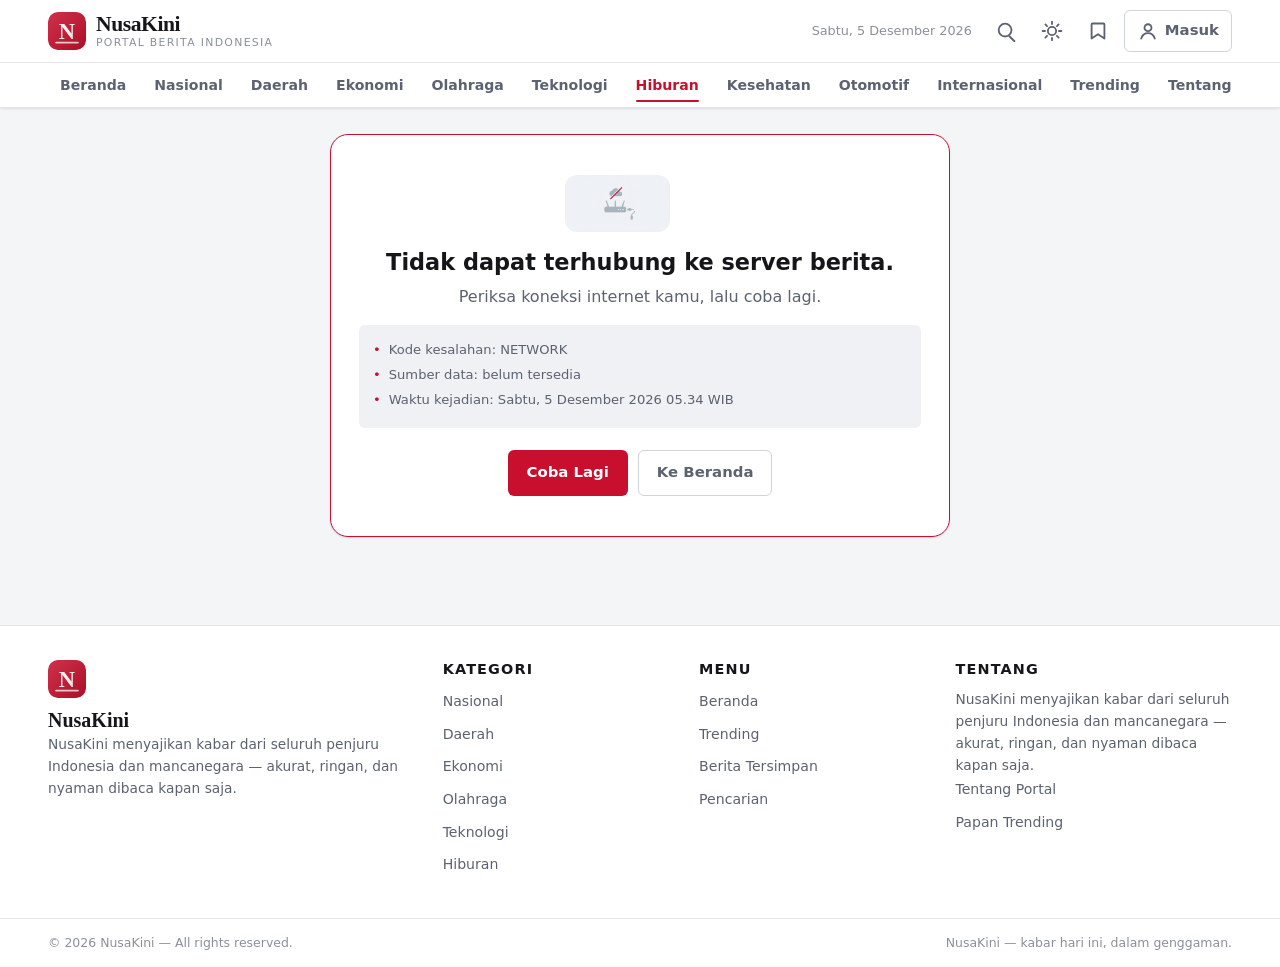
<file: kategori/hiburan.html>
<!DOCTYPE html>
<html lang="id" data-theme="light">
<!-- BAGIAN <head>: metadata dokumen (charset, viewport, deskripsi SEO/Open Graph), favicon, dan tautan berkas CSS eksternal. -->
<head>
  <meta charset="UTF-8">
  <meta name="viewport" content="width=device-width, initial-scale=1">
  <meta name="description" content="Film, musik, selebritas, dan industri kreatif tanah air.">
  <meta name="theme-color" content="#c8102e">
  <title>Berita Hiburan Terbaru — NusaKini</title>
  <link rel="icon" type="image/svg+xml" href="../assets/favicon/favicon.svg">
  <link rel="icon" type="image/png" sizes="32x32" href="../assets/favicon/favicon-32.png">
  <link rel="apple-touch-icon" sizes="180x180" href="../assets/favicon/apple-touch-icon.png">
  <meta property="og:type" content="website">
  <meta property="og:site_name" content="NusaKini">
  <meta property="og:title" content="NusaKini — Portal Berita Indonesia">
  <meta property="og:description" content="Portal berita Indonesia: nasional, ekonomi, teknologi, olahraga, dan lainnya.">
  <meta property="og:image" content="../assets/meta/og-image.jpg">
  <meta name="twitter:card" content="summary_large_image">
  <link rel="stylesheet" href="../css/style.css">
</head>
<!-- Atribut data-page, data-kategori, dan data-base dibaca app.js untuk menentukan mode halaman serta awalan path aset dan tautan. -->
<body data-page="kategori" data-kategori="hiburan" data-base="../">

  <!-- ====== SKIP LINK (aksesibilitas) ====== -->
  <a class="skip-link" href="#konten-utama">Lewati ke konten utama</a>

  <!-- ====== HEADER ====== -->
  <header class="site-header" id="site-header">
    <div class="header-top container">
      <button class="icon-btn nav-toggle" id="nav-toggle" type="button" aria-label="Buka menu navigasi" aria-expanded="false" aria-controls="site-nav">
        <span class="burger" aria-hidden="true"></span>
      </button>

      <a class="brand" href="../index.html#/beranda">
        <img class="brand-mark" src="../assets/logo/logo-mark.svg" alt="Logo NusaKini">
        <span class="brand-text">
          <span class="brand-name">NusaKini</span>
          <span class="brand-tagline">Portal Berita Indonesia</span>
        </span>
      </a>

      <div class="header-date" id="header-date">Memuat tanggal…</div>

      <div class="header-actions">
        <div class="search-trigger">
          <button class="icon-btn" id="search-toggle" type="button" aria-label="Cari berita" aria-expanded="false" aria-controls="search-panel">
            <span class="ico ikon-search" aria-hidden="true"></span>
          </button>
        </div>

        <button class="icon-btn" id="theme-toggle" type="button" aria-label="Ganti mode gelap" aria-pressed="false">
          <span class="ico ico-sun ikon-sun" aria-hidden="true"></span>
          <span class="ico ico-moon ikon-moon" aria-hidden="true"></span>
        </button>

        <a class="icon-btn bookmark-btn" href="../index.html#/tersimpan" aria-label="Berita tersimpan">
          <span class="ico ikon-bookmark" aria-hidden="true"></span>
          <span class="badge" id="bookmark-count" hidden>0</span>
        </a>

        <button class="btn btn-ghost btn-user" id="auth-btn" type="button">
          <span class="ico ikon-user" aria-hidden="true"></span>
          <span class="auth-label" id="auth-label">Masuk</span>
        </button>

        <button class="btn btn-ghost btn-user btn-logout" id="logout-btn" type="button" aria-label="Keluar dari akun" title="Keluar dari akun" hidden>
          <span class="ico ikon-logout" aria-hidden="true"></span>
          <span class="auth-label">Keluar</span>
        </button>
      </div>
    </div>

    <!-- ====== NAV KATEGORI ====== -->
    <nav class="site-nav" id="site-nav" aria-label="Kategori berita">
      <div class="nav-inner container" id="nav-list"></div>
    </nav>

    <!-- ====== PANEL PENCARIAN ====== -->
    <div class="search-panel" id="search-panel" hidden>
      <div class="container">
        <form class="search-form" id="search-form" role="search" autocomplete="off">
          <label class="visually-hidden" for="search-input">Kata kunci pencarian berita</label>
          <input class="search-input" type="search" id="search-input" placeholder="Cari berita, topik, atau penulis… (contoh: inflasi)" aria-describedby="searchHint">
          <button class="btn btn-primary" type="submit">Cari</button>
          <button class="icon-btn" type="button" id="search-close" aria-label="Tutup pencarian">
            <span class="ico ikon-close" aria-hidden="true"></span>
          </button>
        </form>
        <p class="search-hint" id="search-hint">Tekan Enter untuk mencari. Hasil dicari dari judul, ringkasan, isi berita, dan kategori.</p>
        <div class="search-suggest" id="search-suggest" aria-label="Pencarian populer"></div>
      </div>
    </div>
  
    <!-- ====== PANEL PENCARIAN ====== -->
  </header>

  <!-- ====== KONTEN UTAMA ====== -->
  <!-- KONTEN UTAMA: seluruh section halaman berada dalam <main>; app.js menampilkan satu section sesuai rute dan menyembunyikan lainnya. -->
  <main id="konten-utama" class="container" tabindex="-1">

    <!-- ---------- DAFTAR BERITA KATEGORI HIBURAN ---------- -->
    <section class="page page-category" id="page-category">
      <div class="page-head">
        <nav class="crumbs" id="cat-crumbs" aria-label="Jejak navigasi"></nav>
        <h1 class="page-title" id="cat-title">Hiburan</h1>
        <p class="page-desc" id="cat-desc">Film, musik, selebritas, dan industri kreatif tanah air.</p>
      </div>

      <img class="cat-hero" src="../assets/kategori/hiburan.jpg" alt="Ilustrasi kategori Hiburan">
      <div class="feed-tools" id="cat-tools"></div>
      <div class="article-grid" id="cat-grid"></div>
      <div class="feed-status" id="cat-status" aria-live="polite"></div>
      <div class="sentinel" id="cat-sentinel" aria-hidden="true"></div>
    </section>

    <!-- ---------- AREA ERROR / GAGAL MUAT ---------- -->
    <section class="page page-error" id="page-error" hidden>
      <div class="state-box state-error" role="alert">
        <div class="state-ico" aria-hidden="true">
          <span class="ico ico-lg ikon-warn"></span>
        </div>
        <h1 class="state-title" id="error-title">Gagal memuat berita</h1>
        <p class="state-text" id="error-text">Terjadi kesalahan.</p>
        <ul class="error-detail" id="error-detail"></ul>
        <div class="state-actions">
          <button class="btn btn-primary" type="button" id="error-retry">Coba Lagi</button>
          <a class="btn btn-ghost" href="../index.html#/beranda">Ke Beranda</a>
        </div>
      </div>
    </section>
  </main>

  <!-- ====== FOOTER ====== -->
  <footer class="site-footer">
    <div class="container footer-grid">
      <div class="footer-col footer-about">
        <img class="brand-mark" src="../assets/logo/logo-mark.svg" alt="Logo NusaKini">
        <h2 class="footer-brand">NusaKini</h2>
        <p class="footer-text">NusaKini menyajikan kabar dari seluruh penjuru Indonesia dan mancanegara — akurat, ringan, dan nyaman dibaca kapan saja.</p>
      </div>

      <div class="footer-col">
        <h2 class="footer-title">Kategori</h2>
        <ul class="footer-list" id="footer-categories"></ul>
      </div>

      <div class="footer-col">
        <h2 class="footer-title">Menu</h2>
        <ul class="footer-list">
          <li><a href="../index.html#/beranda">Beranda</a></li>
          <li><a href="../index.html#/trending">Trending</a></li>
          <li><a href="../index.html#/tersimpan">Berita Tersimpan</a></li>
          <li><a href="../index.html#/cari">Pencarian</a></li>
        </ul>
      </div>

      <div class="footer-col">
        <h2 class="footer-title">Tentang</h2>
        <p class="footer-text">NusaKini menyajikan kabar dari seluruh penjuru Indonesia dan mancanegara — akurat, ringan, dan nyaman dibaca kapan saja.</p>
        <ul class="footer-list">
          <li><a href="../about.html">Tentang Portal</a></li>
          <li><a href="../index.html#/trending">Papan Trending</a></li>
        </ul>
      </div>
    </div>
    <div class="footer-bottom">
      <div class="container footer-bottom-inner">
        <p id="footer-note">© <span id="footer-year">2026</span> NusaKini — All rights reserved.</p>
        <p class="footer-src">NusaKini — kabar hari ini, dalam genggaman.</p>
      </div>
    </div>
  </footer>

  <!-- ====== TOMBOL KE ATAS ====== -->
  <button class="to-top" id="to-top" type="button" aria-label="Kembali ke atas" hidden>
    <span class="ico ikon-up" aria-hidden="true"></span>
  </button>

  <!-- ====== TOAST ====== -->
  <div class="toast-wrap" id="toast-wrap" aria-live="polite" aria-atomic="false"></div>

  <!-- ====== MODAL LOGIN ====== -->
  <div class="modal" id="auth-modal" hidden>
    <div class="modal-backdrop" data-close></div>
    <div class="modal-box" role="dialog" aria-modal="true" aria-labelledby="auth-title">
      <button class="icon-btn modal-close" type="button" data-close aria-label="Tutup">
        <span class="ico ikon-close" aria-hidden="true"></span>
      </button>
      <h2 class="modal-title" id="auth-title">Masuk ke NusaKini</h2>
      <p class="modal-sub">Akun dipakai untuk menyimpan berita favoritmu — gratis, cepat, dan tersimpan di perangkatmu.</p>

      <div class="tabs" role="tablist" aria-label="Pilih mode">
        <button class="tab" type="button" role="tab" id="tab-login" aria-selected="true" aria-controls="auth-form">Masuk</button>
        <button class="tab" type="button" role="tab" id="tab-register" aria-selected="false" aria-controls="auth-form">Daftar</button>
      </div>

      <form class="auth-form" id="auth-form">
        <div class="field" id="name-field" hidden>
          <label class="field-label" for="auth-name">Nama</label>
          <input class="field-input" type="text" id="auth-name" placeholder="Nama kamu" autocomplete="name">
        </div>
        <div class="field" id="email-field" hidden>
          <label class="field-label" for="auth-email">Email</label>
          <input class="field-input" type="email" id="auth-email" placeholder="nama@email.com" autocomplete="email">
        </div>
        <div class="field">
          <label class="field-label" for="auth-user">Username</label>
          <input class="field-input" type="text" id="auth-user" placeholder="contoh: budi_santoso" required autocomplete="username">
        </div>
        <div class="field">
          <label class="field-label" for="auth-pass">Password</label>
          <input class="field-input" type="password" id="auth-pass" placeholder="minimal 4 karakter" required minlength="4" autocomplete="current-password">
        </div>
        <p class="form-error" id="auth-error" role="alert" hidden></p>
        <button class="btn btn-primary btn-block" type="submit" id="auth-submit">Masuk</button>
        <button class="btn btn-ghost btn-block" type="button" id="guest-btn">Lanjut sebagai Tamu</button>
      </form>
    </div>
  </div>

  <!-- ====== MODAL KONFIRMASI (dipakai untuk keluar akun) ====== -->
  <div class="modal" id="confirm-modal" hidden>
    <div class="modal-backdrop" data-close-confirm></div>
    <div class="modal-box modal-box-sm" role="alertdialog" aria-modal="true" aria-labelledby="confirm-title" aria-describedby="confirmText">
      <div class="confirm-ico" id="confirm-ico" aria-hidden="true">
        <span class="ico ico-lg ikon-logout"></span>
      </div>
      <h2 class="modal-title" id="confirm-title">Keluar dari akun?</h2>
      <p class="modal-sub" id="confirm-text">Kamu perlu masuk lagi untuk melihat berita yang kamu simpan.</p>
      <div class="confirm-actions">
        <button class="btn btn-ghost" type="button" id="confirm-cancel">Batal</button>
        <button class="btn btn-primary btn-danger" type="button" id="confirm-ok">Ya, Keluar</button>
      </div>
    </div>
  </div>

  <!-- Berkas JavaScript dimuat pada akhir dokumen agar seluruh elemen DOM telah tersedia saat dieksekusi. -->
  <script src="../js/app.js"></script>
</body>
</html>
</file>
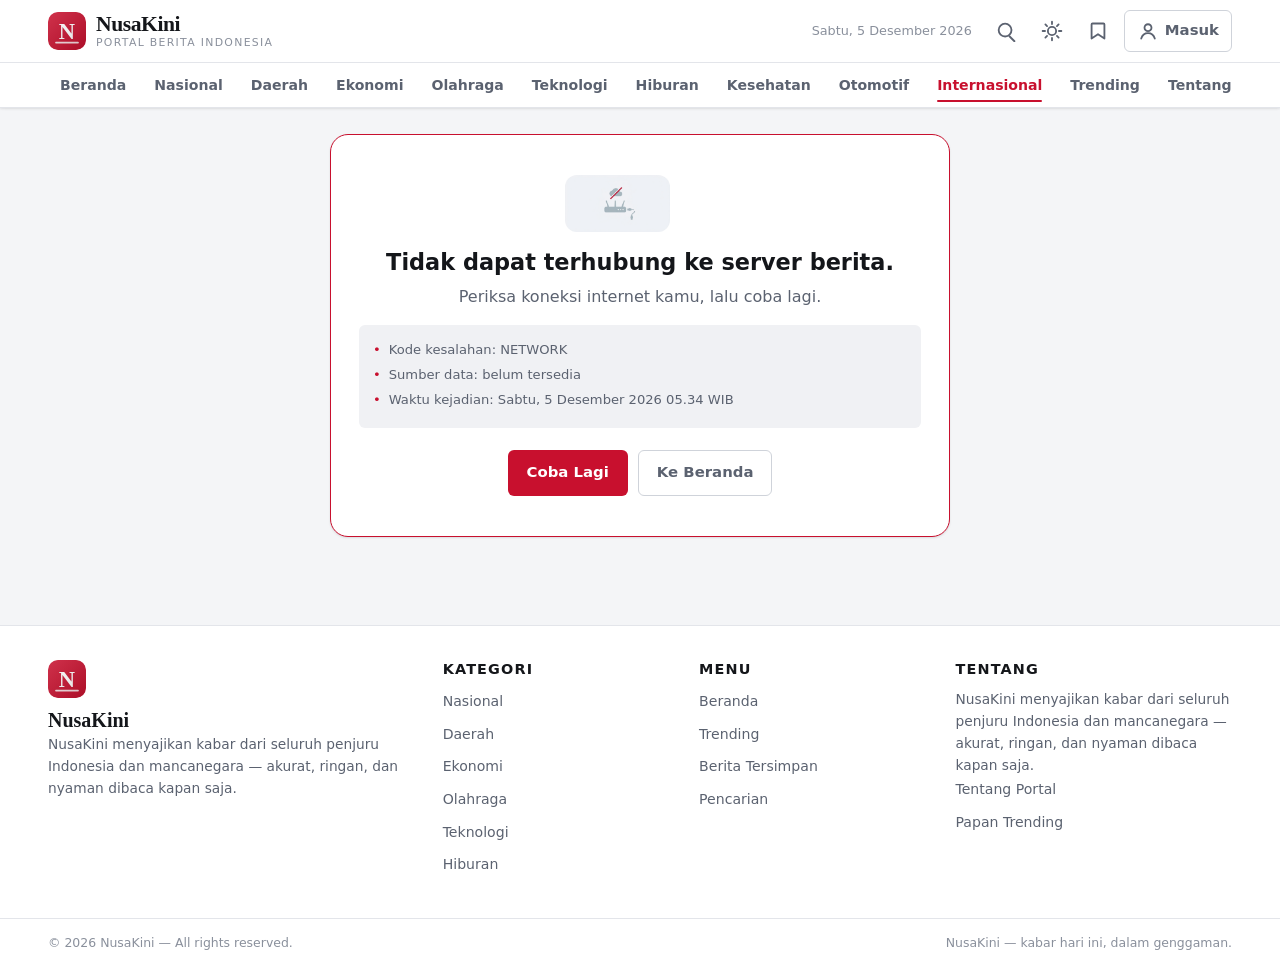
<file: kategori/internasional.html>
<!DOCTYPE html>
<html lang="id" data-theme="light">
<!-- BAGIAN <head>: metadata dokumen (charset, viewport, deskripsi SEO/Open Graph), favicon, dan tautan berkas CSS eksternal. -->
<head>
  <meta charset="UTF-8">
  <meta name="viewport" content="width=device-width, initial-scale=1">
  <meta name="description" content="Peristiwa dunia yang berdampak ke Indonesia.">
  <meta name="theme-color" content="#c8102e">
  <title>Berita Internasional Terbaru — NusaKini</title>
  <link rel="icon" type="image/svg+xml" href="../assets/favicon/favicon.svg">
  <link rel="icon" type="image/png" sizes="32x32" href="../assets/favicon/favicon-32.png">
  <link rel="apple-touch-icon" sizes="180x180" href="../assets/favicon/apple-touch-icon.png">
  <meta property="og:type" content="website">
  <meta property="og:site_name" content="NusaKini">
  <meta property="og:title" content="NusaKini — Portal Berita Indonesia">
  <meta property="og:description" content="Portal berita Indonesia: nasional, ekonomi, teknologi, olahraga, dan lainnya.">
  <meta property="og:image" content="../assets/meta/og-image.jpg">
  <meta name="twitter:card" content="summary_large_image">
  <link rel="stylesheet" href="../css/style.css">
</head>
<!-- Atribut data-page, data-kategori, dan data-base dibaca app.js untuk menentukan mode halaman serta awalan path aset dan tautan. -->
<body data-page="kategori" data-kategori="internasional" data-base="../">

  <!-- ====== SKIP LINK (aksesibilitas) ====== -->
  <a class="skip-link" href="#konten-utama">Lewati ke konten utama</a>

  <!-- ====== HEADER ====== -->
  <header class="site-header" id="site-header">
    <div class="header-top container">
      <button class="icon-btn nav-toggle" id="nav-toggle" type="button" aria-label="Buka menu navigasi" aria-expanded="false" aria-controls="site-nav">
        <span class="burger" aria-hidden="true"></span>
      </button>

      <a class="brand" href="../index.html#/beranda">
        <img class="brand-mark" src="../assets/logo/logo-mark.svg" alt="Logo NusaKini">
        <span class="brand-text">
          <span class="brand-name">NusaKini</span>
          <span class="brand-tagline">Portal Berita Indonesia</span>
        </span>
      </a>

      <div class="header-date" id="header-date">Memuat tanggal…</div>

      <div class="header-actions">
        <div class="search-trigger">
          <button class="icon-btn" id="search-toggle" type="button" aria-label="Cari berita" aria-expanded="false" aria-controls="search-panel">
            <span class="ico ikon-search" aria-hidden="true"></span>
          </button>
        </div>

        <button class="icon-btn" id="theme-toggle" type="button" aria-label="Ganti mode gelap" aria-pressed="false">
          <span class="ico ico-sun ikon-sun" aria-hidden="true"></span>
          <span class="ico ico-moon ikon-moon" aria-hidden="true"></span>
        </button>

        <a class="icon-btn bookmark-btn" href="../index.html#/tersimpan" aria-label="Berita tersimpan">
          <span class="ico ikon-bookmark" aria-hidden="true"></span>
          <span class="badge" id="bookmark-count" hidden>0</span>
        </a>

        <button class="btn btn-ghost btn-user" id="auth-btn" type="button">
          <span class="ico ikon-user" aria-hidden="true"></span>
          <span class="auth-label" id="auth-label">Masuk</span>
        </button>

        <button class="btn btn-ghost btn-user btn-logout" id="logout-btn" type="button" aria-label="Keluar dari akun" title="Keluar dari akun" hidden>
          <span class="ico ikon-logout" aria-hidden="true"></span>
          <span class="auth-label">Keluar</span>
        </button>
      </div>
    </div>

    <!-- ====== NAV KATEGORI ====== -->
    <nav class="site-nav" id="site-nav" aria-label="Kategori berita">
      <div class="nav-inner container" id="nav-list"></div>
    </nav>

    <!-- ====== PANEL PENCARIAN ====== -->
    <div class="search-panel" id="search-panel" hidden>
      <div class="container">
        <form class="search-form" id="search-form" role="search" autocomplete="off">
          <label class="visually-hidden" for="search-input">Kata kunci pencarian berita</label>
          <input class="search-input" type="search" id="search-input" placeholder="Cari berita, topik, atau penulis… (contoh: inflasi)" aria-describedby="searchHint">
          <button class="btn btn-primary" type="submit">Cari</button>
          <button class="icon-btn" type="button" id="search-close" aria-label="Tutup pencarian">
            <span class="ico ikon-close" aria-hidden="true"></span>
          </button>
        </form>
        <p class="search-hint" id="search-hint">Tekan Enter untuk mencari. Hasil dicari dari judul, ringkasan, isi berita, dan kategori.</p>
        <div class="search-suggest" id="search-suggest" aria-label="Pencarian populer"></div>
      </div>
    </div>
  
    <!-- ====== PANEL PENCARIAN ====== -->
  </header>

  <!-- ====== KONTEN UTAMA ====== -->
  <!-- KONTEN UTAMA: seluruh section halaman berada dalam <main>; app.js menampilkan satu section sesuai rute dan menyembunyikan lainnya. -->
  <main id="konten-utama" class="container" tabindex="-1">

    <!-- ---------- DAFTAR BERITA KATEGORI INTERNASIONAL ---------- -->
    <section class="page page-category" id="page-category">
      <div class="page-head">
        <nav class="crumbs" id="cat-crumbs" aria-label="Jejak navigasi"></nav>
        <h1 class="page-title" id="cat-title">Internasional</h1>
        <p class="page-desc" id="cat-desc">Peristiwa dunia yang berdampak ke Indonesia.</p>
      </div>

      <img class="cat-hero" src="../assets/kategori/internasional.jpg" alt="Ilustrasi kategori Internasional">
      <div class="feed-tools" id="cat-tools"></div>
      <div class="article-grid" id="cat-grid"></div>
      <div class="feed-status" id="cat-status" aria-live="polite"></div>
      <div class="sentinel" id="cat-sentinel" aria-hidden="true"></div>
    </section>

    <!-- ---------- AREA ERROR / GAGAL MUAT ---------- -->
    <section class="page page-error" id="page-error" hidden>
      <div class="state-box state-error" role="alert">
        <div class="state-ico" aria-hidden="true">
          <span class="ico ico-lg ikon-warn"></span>
        </div>
        <h1 class="state-title" id="error-title">Gagal memuat berita</h1>
        <p class="state-text" id="error-text">Terjadi kesalahan.</p>
        <ul class="error-detail" id="error-detail"></ul>
        <div class="state-actions">
          <button class="btn btn-primary" type="button" id="error-retry">Coba Lagi</button>
          <a class="btn btn-ghost" href="../index.html#/beranda">Ke Beranda</a>
        </div>
      </div>
    </section>
  </main>

  <!-- ====== FOOTER ====== -->
  <footer class="site-footer">
    <div class="container footer-grid">
      <div class="footer-col footer-about">
        <img class="brand-mark" src="../assets/logo/logo-mark.svg" alt="Logo NusaKini">
        <h2 class="footer-brand">NusaKini</h2>
        <p class="footer-text">NusaKini menyajikan kabar dari seluruh penjuru Indonesia dan mancanegara — akurat, ringan, dan nyaman dibaca kapan saja.</p>
      </div>

      <div class="footer-col">
        <h2 class="footer-title">Kategori</h2>
        <ul class="footer-list" id="footer-categories"></ul>
      </div>

      <div class="footer-col">
        <h2 class="footer-title">Menu</h2>
        <ul class="footer-list">
          <li><a href="../index.html#/beranda">Beranda</a></li>
          <li><a href="../index.html#/trending">Trending</a></li>
          <li><a href="../index.html#/tersimpan">Berita Tersimpan</a></li>
          <li><a href="../index.html#/cari">Pencarian</a></li>
        </ul>
      </div>

      <div class="footer-col">
        <h2 class="footer-title">Tentang</h2>
        <p class="footer-text">NusaKini menyajikan kabar dari seluruh penjuru Indonesia dan mancanegara — akurat, ringan, dan nyaman dibaca kapan saja.</p>
        <ul class="footer-list">
          <li><a href="../about.html">Tentang Portal</a></li>
          <li><a href="../index.html#/trending">Papan Trending</a></li>
        </ul>
      </div>
    </div>
    <div class="footer-bottom">
      <div class="container footer-bottom-inner">
        <p id="footer-note">© <span id="footer-year">2026</span> NusaKini — All rights reserved.</p>
        <p class="footer-src">NusaKini — kabar hari ini, dalam genggaman.</p>
      </div>
    </div>
  </footer>

  <!-- ====== TOMBOL KE ATAS ====== -->
  <button class="to-top" id="to-top" type="button" aria-label="Kembali ke atas" hidden>
    <span class="ico ikon-up" aria-hidden="true"></span>
  </button>

  <!-- ====== TOAST ====== -->
  <div class="toast-wrap" id="toast-wrap" aria-live="polite" aria-atomic="false"></div>

  <!-- ====== MODAL LOGIN ====== -->
  <div class="modal" id="auth-modal" hidden>
    <div class="modal-backdrop" data-close></div>
    <div class="modal-box" role="dialog" aria-modal="true" aria-labelledby="auth-title">
      <button class="icon-btn modal-close" type="button" data-close aria-label="Tutup">
        <span class="ico ikon-close" aria-hidden="true"></span>
      </button>
      <h2 class="modal-title" id="auth-title">Masuk ke NusaKini</h2>
      <p class="modal-sub">Akun dipakai untuk menyimpan berita favoritmu — gratis, cepat, dan tersimpan di perangkatmu.</p>

      <div class="tabs" role="tablist" aria-label="Pilih mode">
        <button class="tab" type="button" role="tab" id="tab-login" aria-selected="true" aria-controls="auth-form">Masuk</button>
        <button class="tab" type="button" role="tab" id="tab-register" aria-selected="false" aria-controls="auth-form">Daftar</button>
      </div>

      <form class="auth-form" id="auth-form">
        <div class="field" id="name-field" hidden>
          <label class="field-label" for="auth-name">Nama</label>
          <input class="field-input" type="text" id="auth-name" placeholder="Nama kamu" autocomplete="name">
        </div>
        <div class="field" id="email-field" hidden>
          <label class="field-label" for="auth-email">Email</label>
          <input class="field-input" type="email" id="auth-email" placeholder="nama@email.com" autocomplete="email">
        </div>
        <div class="field">
          <label class="field-label" for="auth-user">Username</label>
          <input class="field-input" type="text" id="auth-user" placeholder="contoh: budi_santoso" required autocomplete="username">
        </div>
        <div class="field">
          <label class="field-label" for="auth-pass">Password</label>
          <input class="field-input" type="password" id="auth-pass" placeholder="minimal 4 karakter" required minlength="4" autocomplete="current-password">
        </div>
        <p class="form-error" id="auth-error" role="alert" hidden></p>
        <button class="btn btn-primary btn-block" type="submit" id="auth-submit">Masuk</button>
        <button class="btn btn-ghost btn-block" type="button" id="guest-btn">Lanjut sebagai Tamu</button>
      </form>
    </div>
  </div>

  <!-- ====== MODAL KONFIRMASI (dipakai untuk keluar akun) ====== -->
  <div class="modal" id="confirm-modal" hidden>
    <div class="modal-backdrop" data-close-confirm></div>
    <div class="modal-box modal-box-sm" role="alertdialog" aria-modal="true" aria-labelledby="confirm-title" aria-describedby="confirmText">
      <div class="confirm-ico" id="confirm-ico" aria-hidden="true">
        <span class="ico ico-lg ikon-logout"></span>
      </div>
      <h2 class="modal-title" id="confirm-title">Keluar dari akun?</h2>
      <p class="modal-sub" id="confirm-text">Kamu perlu masuk lagi untuk melihat berita yang kamu simpan.</p>
      <div class="confirm-actions">
        <button class="btn btn-ghost" type="button" id="confirm-cancel">Batal</button>
        <button class="btn btn-primary btn-danger" type="button" id="confirm-ok">Ya, Keluar</button>
      </div>
    </div>
  </div>

  <!-- Berkas JavaScript dimuat pada akhir dokumen agar seluruh elemen DOM telah tersedia saat dieksekusi. -->
  <script src="../js/app.js"></script>
</body>
</html>
</file>
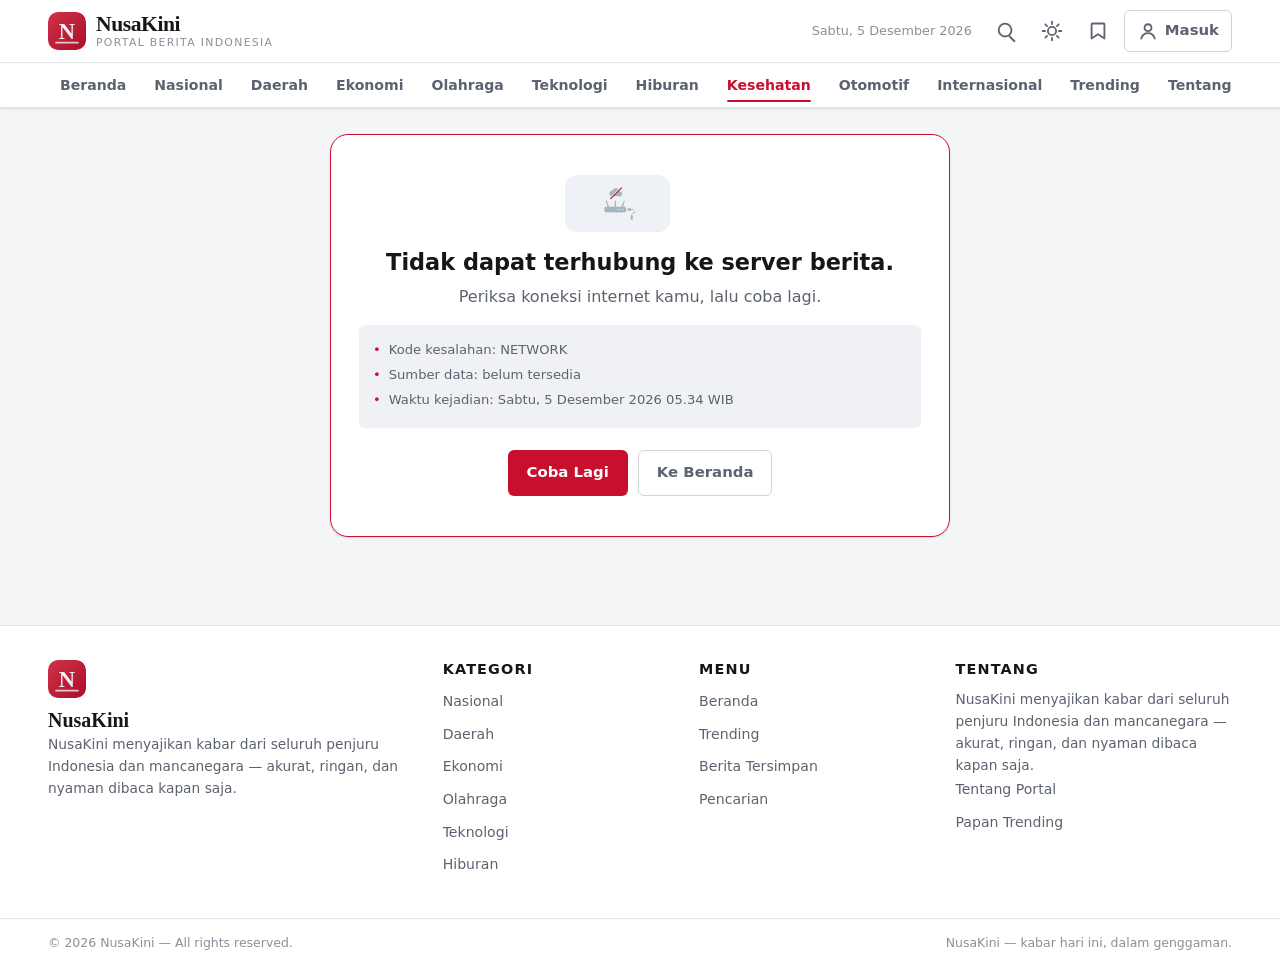
<file: kategori/kesehatan.html>
<!DOCTYPE html>
<html lang="id" data-theme="light">
<!-- BAGIAN <head>: metadata dokumen (charset, viewport, deskripsi SEO/Open Graph), favicon, dan tautan berkas CSS eksternal. -->
<head>
  <meta charset="UTF-8">
  <meta name="viewport" content="width=device-width, initial-scale=1">
  <meta name="description" content="Layanan kesehatan, gizi, dan gaya hidup sehat.">
  <meta name="theme-color" content="#c8102e">
  <title>Berita Kesehatan Terbaru — NusaKini</title>
  <link rel="icon" type="image/svg+xml" href="../assets/favicon/favicon.svg">
  <link rel="icon" type="image/png" sizes="32x32" href="../assets/favicon/favicon-32.png">
  <link rel="apple-touch-icon" sizes="180x180" href="../assets/favicon/apple-touch-icon.png">
  <meta property="og:type" content="website">
  <meta property="og:site_name" content="NusaKini">
  <meta property="og:title" content="NusaKini — Portal Berita Indonesia">
  <meta property="og:description" content="Portal berita Indonesia: nasional, ekonomi, teknologi, olahraga, dan lainnya.">
  <meta property="og:image" content="../assets/meta/og-image.jpg">
  <meta name="twitter:card" content="summary_large_image">
  <link rel="stylesheet" href="../css/style.css">
</head>
<!-- Atribut data-page, data-kategori, dan data-base dibaca app.js untuk menentukan mode halaman serta awalan path aset dan tautan. -->
<body data-page="kategori" data-kategori="kesehatan" data-base="../">

  <!-- ====== SKIP LINK (aksesibilitas) ====== -->
  <a class="skip-link" href="#konten-utama">Lewati ke konten utama</a>

  <!-- ====== HEADER ====== -->
  <header class="site-header" id="site-header">
    <div class="header-top container">
      <button class="icon-btn nav-toggle" id="nav-toggle" type="button" aria-label="Buka menu navigasi" aria-expanded="false" aria-controls="site-nav">
        <span class="burger" aria-hidden="true"></span>
      </button>

      <a class="brand" href="../index.html#/beranda">
        <img class="brand-mark" src="../assets/logo/logo-mark.svg" alt="Logo NusaKini">
        <span class="brand-text">
          <span class="brand-name">NusaKini</span>
          <span class="brand-tagline">Portal Berita Indonesia</span>
        </span>
      </a>

      <div class="header-date" id="header-date">Memuat tanggal…</div>

      <div class="header-actions">
        <div class="search-trigger">
          <button class="icon-btn" id="search-toggle" type="button" aria-label="Cari berita" aria-expanded="false" aria-controls="search-panel">
            <span class="ico ikon-search" aria-hidden="true"></span>
          </button>
        </div>

        <button class="icon-btn" id="theme-toggle" type="button" aria-label="Ganti mode gelap" aria-pressed="false">
          <span class="ico ico-sun ikon-sun" aria-hidden="true"></span>
          <span class="ico ico-moon ikon-moon" aria-hidden="true"></span>
        </button>

        <a class="icon-btn bookmark-btn" href="../index.html#/tersimpan" aria-label="Berita tersimpan">
          <span class="ico ikon-bookmark" aria-hidden="true"></span>
          <span class="badge" id="bookmark-count" hidden>0</span>
        </a>

        <button class="btn btn-ghost btn-user" id="auth-btn" type="button">
          <span class="ico ikon-user" aria-hidden="true"></span>
          <span class="auth-label" id="auth-label">Masuk</span>
        </button>

        <button class="btn btn-ghost btn-user btn-logout" id="logout-btn" type="button" aria-label="Keluar dari akun" title="Keluar dari akun" hidden>
          <span class="ico ikon-logout" aria-hidden="true"></span>
          <span class="auth-label">Keluar</span>
        </button>
      </div>
    </div>

    <!-- ====== NAV KATEGORI ====== -->
    <nav class="site-nav" id="site-nav" aria-label="Kategori berita">
      <div class="nav-inner container" id="nav-list"></div>
    </nav>

    <!-- ====== PANEL PENCARIAN ====== -->
    <div class="search-panel" id="search-panel" hidden>
      <div class="container">
        <form class="search-form" id="search-form" role="search" autocomplete="off">
          <label class="visually-hidden" for="search-input">Kata kunci pencarian berita</label>
          <input class="search-input" type="search" id="search-input" placeholder="Cari berita, topik, atau penulis… (contoh: inflasi)" aria-describedby="searchHint">
          <button class="btn btn-primary" type="submit">Cari</button>
          <button class="icon-btn" type="button" id="search-close" aria-label="Tutup pencarian">
            <span class="ico ikon-close" aria-hidden="true"></span>
          </button>
        </form>
        <p class="search-hint" id="search-hint">Tekan Enter untuk mencari. Hasil dicari dari judul, ringkasan, isi berita, dan kategori.</p>
        <div class="search-suggest" id="search-suggest" aria-label="Pencarian populer"></div>
      </div>
    </div>
  
    <!-- ====== PANEL PENCARIAN ====== -->
  </header>

  <!-- ====== KONTEN UTAMA ====== -->
  <!-- KONTEN UTAMA: seluruh section halaman berada dalam <main>; app.js menampilkan satu section sesuai rute dan menyembunyikan lainnya. -->
  <main id="konten-utama" class="container" tabindex="-1">

    <!-- ---------- DAFTAR BERITA KATEGORI KESEHATAN ---------- -->
    <section class="page page-category" id="page-category">
      <div class="page-head">
        <nav class="crumbs" id="cat-crumbs" aria-label="Jejak navigasi"></nav>
        <h1 class="page-title" id="cat-title">Kesehatan</h1>
        <p class="page-desc" id="cat-desc">Layanan kesehatan, gizi, dan gaya hidup sehat.</p>
      </div>

      <img class="cat-hero" src="../assets/kategori/kesehatan.jpg" alt="Ilustrasi kategori Kesehatan">
      <div class="feed-tools" id="cat-tools"></div>
      <div class="article-grid" id="cat-grid"></div>
      <div class="feed-status" id="cat-status" aria-live="polite"></div>
      <div class="sentinel" id="cat-sentinel" aria-hidden="true"></div>
    </section>

    <!-- ---------- AREA ERROR / GAGAL MUAT ---------- -->
    <section class="page page-error" id="page-error" hidden>
      <div class="state-box state-error" role="alert">
        <div class="state-ico" aria-hidden="true">
          <span class="ico ico-lg ikon-warn"></span>
        </div>
        <h1 class="state-title" id="error-title">Gagal memuat berita</h1>
        <p class="state-text" id="error-text">Terjadi kesalahan.</p>
        <ul class="error-detail" id="error-detail"></ul>
        <div class="state-actions">
          <button class="btn btn-primary" type="button" id="error-retry">Coba Lagi</button>
          <a class="btn btn-ghost" href="../index.html#/beranda">Ke Beranda</a>
        </div>
      </div>
    </section>
  </main>

  <!-- ====== FOOTER ====== -->
  <footer class="site-footer">
    <div class="container footer-grid">
      <div class="footer-col footer-about">
        <img class="brand-mark" src="../assets/logo/logo-mark.svg" alt="Logo NusaKini">
        <h2 class="footer-brand">NusaKini</h2>
        <p class="footer-text">NusaKini menyajikan kabar dari seluruh penjuru Indonesia dan mancanegara — akurat, ringan, dan nyaman dibaca kapan saja.</p>
      </div>

      <div class="footer-col">
        <h2 class="footer-title">Kategori</h2>
        <ul class="footer-list" id="footer-categories"></ul>
      </div>

      <div class="footer-col">
        <h2 class="footer-title">Menu</h2>
        <ul class="footer-list">
          <li><a href="../index.html#/beranda">Beranda</a></li>
          <li><a href="../index.html#/trending">Trending</a></li>
          <li><a href="../index.html#/tersimpan">Berita Tersimpan</a></li>
          <li><a href="../index.html#/cari">Pencarian</a></li>
        </ul>
      </div>

      <div class="footer-col">
        <h2 class="footer-title">Tentang</h2>
        <p class="footer-text">NusaKini menyajikan kabar dari seluruh penjuru Indonesia dan mancanegara — akurat, ringan, dan nyaman dibaca kapan saja.</p>
        <ul class="footer-list">
          <li><a href="../about.html">Tentang Portal</a></li>
          <li><a href="../index.html#/trending">Papan Trending</a></li>
        </ul>
      </div>
    </div>
    <div class="footer-bottom">
      <div class="container footer-bottom-inner">
        <p id="footer-note">© <span id="footer-year">2026</span> NusaKini — All rights reserved.</p>
        <p class="footer-src">NusaKini — kabar hari ini, dalam genggaman.</p>
      </div>
    </div>
  </footer>

  <!-- ====== TOMBOL KE ATAS ====== -->
  <button class="to-top" id="to-top" type="button" aria-label="Kembali ke atas" hidden>
    <span class="ico ikon-up" aria-hidden="true"></span>
  </button>

  <!-- ====== TOAST ====== -->
  <div class="toast-wrap" id="toast-wrap" aria-live="polite" aria-atomic="false"></div>

  <!-- ====== MODAL LOGIN ====== -->
  <div class="modal" id="auth-modal" hidden>
    <div class="modal-backdrop" data-close></div>
    <div class="modal-box" role="dialog" aria-modal="true" aria-labelledby="auth-title">
      <button class="icon-btn modal-close" type="button" data-close aria-label="Tutup">
        <span class="ico ikon-close" aria-hidden="true"></span>
      </button>
      <h2 class="modal-title" id="auth-title">Masuk ke NusaKini</h2>
      <p class="modal-sub">Akun dipakai untuk menyimpan berita favoritmu — gratis, cepat, dan tersimpan di perangkatmu.</p>

      <div class="tabs" role="tablist" aria-label="Pilih mode">
        <button class="tab" type="button" role="tab" id="tab-login" aria-selected="true" aria-controls="auth-form">Masuk</button>
        <button class="tab" type="button" role="tab" id="tab-register" aria-selected="false" aria-controls="auth-form">Daftar</button>
      </div>

      <form class="auth-form" id="auth-form">
        <div class="field" id="name-field" hidden>
          <label class="field-label" for="auth-name">Nama</label>
          <input class="field-input" type="text" id="auth-name" placeholder="Nama kamu" autocomplete="name">
        </div>
        <div class="field" id="email-field" hidden>
          <label class="field-label" for="auth-email">Email</label>
          <input class="field-input" type="email" id="auth-email" placeholder="nama@email.com" autocomplete="email">
        </div>
        <div class="field">
          <label class="field-label" for="auth-user">Username</label>
          <input class="field-input" type="text" id="auth-user" placeholder="contoh: budi_santoso" required autocomplete="username">
        </div>
        <div class="field">
          <label class="field-label" for="auth-pass">Password</label>
          <input class="field-input" type="password" id="auth-pass" placeholder="minimal 4 karakter" required minlength="4" autocomplete="current-password">
        </div>
        <p class="form-error" id="auth-error" role="alert" hidden></p>
        <button class="btn btn-primary btn-block" type="submit" id="auth-submit">Masuk</button>
        <button class="btn btn-ghost btn-block" type="button" id="guest-btn">Lanjut sebagai Tamu</button>
      </form>
    </div>
  </div>

  <!-- ====== MODAL KONFIRMASI (dipakai untuk keluar akun) ====== -->
  <div class="modal" id="confirm-modal" hidden>
    <div class="modal-backdrop" data-close-confirm></div>
    <div class="modal-box modal-box-sm" role="alertdialog" aria-modal="true" aria-labelledby="confirm-title" aria-describedby="confirmText">
      <div class="confirm-ico" id="confirm-ico" aria-hidden="true">
        <span class="ico ico-lg ikon-logout"></span>
      </div>
      <h2 class="modal-title" id="confirm-title">Keluar dari akun?</h2>
      <p class="modal-sub" id="confirm-text">Kamu perlu masuk lagi untuk melihat berita yang kamu simpan.</p>
      <div class="confirm-actions">
        <button class="btn btn-ghost" type="button" id="confirm-cancel">Batal</button>
        <button class="btn btn-primary btn-danger" type="button" id="confirm-ok">Ya, Keluar</button>
      </div>
    </div>
  </div>

  <!-- Berkas JavaScript dimuat pada akhir dokumen agar seluruh elemen DOM telah tersedia saat dieksekusi. -->
  <script src="../js/app.js"></script>
</body>
</html>
</file>
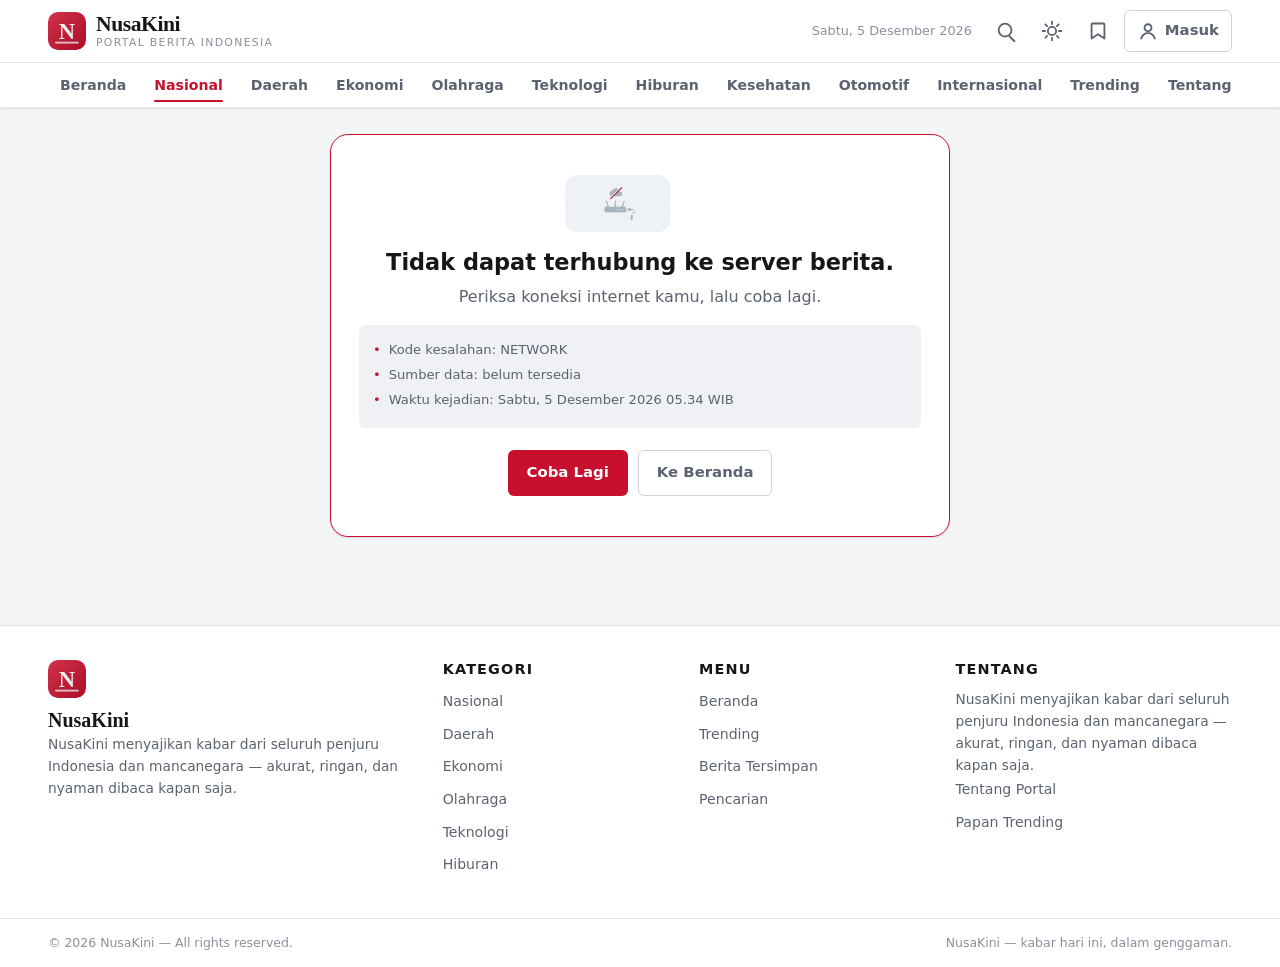
<file: kategori/nasional.html>
<!DOCTYPE html>
<html lang="id" data-theme="light">
<!-- BAGIAN <head>: metadata dokumen (charset, viewport, deskripsi SEO/Open Graph), favicon, dan tautan berkas CSS eksternal. -->
<head>
  <meta charset="UTF-8">
  <meta name="viewport" content="width=device-width, initial-scale=1">
  <meta name="description" content="Kabar seputar kebijakan pemerintah, politik, dan peristiwa berskala nasional.">
  <meta name="theme-color" content="#c8102e">
  <title>Berita Nasional Terbaru — NusaKini</title>
  <link rel="icon" type="image/svg+xml" href="../assets/favicon/favicon.svg">
  <link rel="icon" type="image/png" sizes="32x32" href="../assets/favicon/favicon-32.png">
  <link rel="apple-touch-icon" sizes="180x180" href="../assets/favicon/apple-touch-icon.png">
  <meta property="og:type" content="website">
  <meta property="og:site_name" content="NusaKini">
  <meta property="og:title" content="NusaKini — Portal Berita Indonesia">
  <meta property="og:description" content="Portal berita Indonesia: nasional, ekonomi, teknologi, olahraga, dan lainnya.">
  <meta property="og:image" content="../assets/meta/og-image.jpg">
  <meta name="twitter:card" content="summary_large_image">
  <link rel="stylesheet" href="../css/style.css">
</head>
<!-- Atribut data-page, data-kategori, dan data-base dibaca app.js untuk menentukan mode halaman serta awalan path aset dan tautan. -->
<body data-page="kategori" data-kategori="nasional" data-base="../">

  <!-- ====== SKIP LINK (aksesibilitas) ====== -->
  <a class="skip-link" href="#konten-utama">Lewati ke konten utama</a>

  <!-- ====== HEADER ====== -->
  <header class="site-header" id="site-header">
    <div class="header-top container">
      <button class="icon-btn nav-toggle" id="nav-toggle" type="button" aria-label="Buka menu navigasi" aria-expanded="false" aria-controls="site-nav">
        <span class="burger" aria-hidden="true"></span>
      </button>

      <a class="brand" href="../index.html#/beranda">
        <img class="brand-mark" src="../assets/logo/logo-mark.svg" alt="Logo NusaKini">
        <span class="brand-text">
          <span class="brand-name">NusaKini</span>
          <span class="brand-tagline">Portal Berita Indonesia</span>
        </span>
      </a>

      <div class="header-date" id="header-date">Memuat tanggal…</div>

      <div class="header-actions">
        <div class="search-trigger">
          <button class="icon-btn" id="search-toggle" type="button" aria-label="Cari berita" aria-expanded="false" aria-controls="search-panel">
            <span class="ico ikon-search" aria-hidden="true"></span>
          </button>
        </div>

        <button class="icon-btn" id="theme-toggle" type="button" aria-label="Ganti mode gelap" aria-pressed="false">
          <span class="ico ico-sun ikon-sun" aria-hidden="true"></span>
          <span class="ico ico-moon ikon-moon" aria-hidden="true"></span>
        </button>

        <a class="icon-btn bookmark-btn" href="../index.html#/tersimpan" aria-label="Berita tersimpan">
          <span class="ico ikon-bookmark" aria-hidden="true"></span>
          <span class="badge" id="bookmark-count" hidden>0</span>
        </a>

        <button class="btn btn-ghost btn-user" id="auth-btn" type="button">
          <span class="ico ikon-user" aria-hidden="true"></span>
          <span class="auth-label" id="auth-label">Masuk</span>
        </button>

        <button class="btn btn-ghost btn-user btn-logout" id="logout-btn" type="button" aria-label="Keluar dari akun" title="Keluar dari akun" hidden>
          <span class="ico ikon-logout" aria-hidden="true"></span>
          <span class="auth-label">Keluar</span>
        </button>
      </div>
    </div>

    <!-- ====== NAV KATEGORI ====== -->
    <nav class="site-nav" id="site-nav" aria-label="Kategori berita">
      <div class="nav-inner container" id="nav-list"></div>
    </nav>

    <!-- ====== PANEL PENCARIAN ====== -->
    <div class="search-panel" id="search-panel" hidden>
      <div class="container">
        <form class="search-form" id="search-form" role="search" autocomplete="off">
          <label class="visually-hidden" for="search-input">Kata kunci pencarian berita</label>
          <input class="search-input" type="search" id="search-input" placeholder="Cari berita, topik, atau penulis… (contoh: inflasi)" aria-describedby="searchHint">
          <button class="btn btn-primary" type="submit">Cari</button>
          <button class="icon-btn" type="button" id="search-close" aria-label="Tutup pencarian">
            <span class="ico ikon-close" aria-hidden="true"></span>
          </button>
        </form>
        <p class="search-hint" id="search-hint">Tekan Enter untuk mencari. Hasil dicari dari judul, ringkasan, isi berita, dan kategori.</p>
        <div class="search-suggest" id="search-suggest" aria-label="Pencarian populer"></div>
      </div>
    </div>
  
    <!-- ====== PANEL PENCARIAN ====== -->
  </header>

  <!-- ====== KONTEN UTAMA ====== -->
  <!-- KONTEN UTAMA: seluruh section halaman berada dalam <main>; app.js menampilkan satu section sesuai rute dan menyembunyikan lainnya. -->
  <main id="konten-utama" class="container" tabindex="-1">

    <!-- ---------- DAFTAR BERITA KATEGORI NASIONAL ---------- -->
    <section class="page page-category" id="page-category">
      <div class="page-head">
        <nav class="crumbs" id="cat-crumbs" aria-label="Jejak navigasi"></nav>
        <h1 class="page-title" id="cat-title">Nasional</h1>
        <p class="page-desc" id="cat-desc">Kabar seputar kebijakan pemerintah, politik, dan peristiwa berskala nasional.</p>
      </div>

      <img class="cat-hero" src="../assets/kategori/nasional.jpg" alt="Ilustrasi kategori Nasional">
      <div class="feed-tools" id="cat-tools"></div>
      <div class="article-grid" id="cat-grid"></div>
      <div class="feed-status" id="cat-status" aria-live="polite"></div>
      <div class="sentinel" id="cat-sentinel" aria-hidden="true"></div>
    </section>

    <!-- ---------- AREA ERROR / GAGAL MUAT ---------- -->
    <section class="page page-error" id="page-error" hidden>
      <div class="state-box state-error" role="alert">
        <div class="state-ico" aria-hidden="true">
          <span class="ico ico-lg ikon-warn"></span>
        </div>
        <h1 class="state-title" id="error-title">Gagal memuat berita</h1>
        <p class="state-text" id="error-text">Terjadi kesalahan.</p>
        <ul class="error-detail" id="error-detail"></ul>
        <div class="state-actions">
          <button class="btn btn-primary" type="button" id="error-retry">Coba Lagi</button>
          <a class="btn btn-ghost" href="../index.html#/beranda">Ke Beranda</a>
        </div>
      </div>
    </section>
  </main>

  <!-- ====== FOOTER ====== -->
  <footer class="site-footer">
    <div class="container footer-grid">
      <div class="footer-col footer-about">
        <img class="brand-mark" src="../assets/logo/logo-mark.svg" alt="Logo NusaKini">
        <h2 class="footer-brand">NusaKini</h2>
        <p class="footer-text">NusaKini menyajikan kabar dari seluruh penjuru Indonesia dan mancanegara — akurat, ringan, dan nyaman dibaca kapan saja.</p>
      </div>

      <div class="footer-col">
        <h2 class="footer-title">Kategori</h2>
        <ul class="footer-list" id="footer-categories"></ul>
      </div>

      <div class="footer-col">
        <h2 class="footer-title">Menu</h2>
        <ul class="footer-list">
          <li><a href="../index.html#/beranda">Beranda</a></li>
          <li><a href="../index.html#/trending">Trending</a></li>
          <li><a href="../index.html#/tersimpan">Berita Tersimpan</a></li>
          <li><a href="../index.html#/cari">Pencarian</a></li>
        </ul>
      </div>

      <div class="footer-col">
        <h2 class="footer-title">Tentang</h2>
        <p class="footer-text">NusaKini menyajikan kabar dari seluruh penjuru Indonesia dan mancanegara — akurat, ringan, dan nyaman dibaca kapan saja.</p>
        <ul class="footer-list">
          <li><a href="../about.html">Tentang Portal</a></li>
          <li><a href="../index.html#/trending">Papan Trending</a></li>
        </ul>
      </div>
    </div>
    <div class="footer-bottom">
      <div class="container footer-bottom-inner">
        <p id="footer-note">© <span id="footer-year">2026</span> NusaKini — All rights reserved.</p>
        <p class="footer-src">NusaKini — kabar hari ini, dalam genggaman.</p>
      </div>
    </div>
  </footer>

  <!-- ====== TOMBOL KE ATAS ====== -->
  <button class="to-top" id="to-top" type="button" aria-label="Kembali ke atas" hidden>
    <span class="ico ikon-up" aria-hidden="true"></span>
  </button>

  <!-- ====== TOAST ====== -->
  <div class="toast-wrap" id="toast-wrap" aria-live="polite" aria-atomic="false"></div>

  <!-- ====== MODAL LOGIN ====== -->
  <div class="modal" id="auth-modal" hidden>
    <div class="modal-backdrop" data-close></div>
    <div class="modal-box" role="dialog" aria-modal="true" aria-labelledby="auth-title">
      <button class="icon-btn modal-close" type="button" data-close aria-label="Tutup">
        <span class="ico ikon-close" aria-hidden="true"></span>
      </button>
      <h2 class="modal-title" id="auth-title">Masuk ke NusaKini</h2>
      <p class="modal-sub">Akun dipakai untuk menyimpan berita favoritmu — gratis, cepat, dan tersimpan di perangkatmu.</p>

      <div class="tabs" role="tablist" aria-label="Pilih mode">
        <button class="tab" type="button" role="tab" id="tab-login" aria-selected="true" aria-controls="auth-form">Masuk</button>
        <button class="tab" type="button" role="tab" id="tab-register" aria-selected="false" aria-controls="auth-form">Daftar</button>
      </div>

      <form class="auth-form" id="auth-form">
        <div class="field" id="name-field" hidden>
          <label class="field-label" for="auth-name">Nama</label>
          <input class="field-input" type="text" id="auth-name" placeholder="Nama kamu" autocomplete="name">
        </div>
        <div class="field" id="email-field" hidden>
          <label class="field-label" for="auth-email">Email</label>
          <input class="field-input" type="email" id="auth-email" placeholder="nama@email.com" autocomplete="email">
        </div>
        <div class="field">
          <label class="field-label" for="auth-user">Username</label>
          <input class="field-input" type="text" id="auth-user" placeholder="contoh: budi_santoso" required autocomplete="username">
        </div>
        <div class="field">
          <label class="field-label" for="auth-pass">Password</label>
          <input class="field-input" type="password" id="auth-pass" placeholder="minimal 4 karakter" required minlength="4" autocomplete="current-password">
        </div>
        <p class="form-error" id="auth-error" role="alert" hidden></p>
        <button class="btn btn-primary btn-block" type="submit" id="auth-submit">Masuk</button>
        <button class="btn btn-ghost btn-block" type="button" id="guest-btn">Lanjut sebagai Tamu</button>
      </form>
    </div>
  </div>

  <!-- ====== MODAL KONFIRMASI (dipakai untuk keluar akun) ====== -->
  <div class="modal" id="confirm-modal" hidden>
    <div class="modal-backdrop" data-close-confirm></div>
    <div class="modal-box modal-box-sm" role="alertdialog" aria-modal="true" aria-labelledby="confirm-title" aria-describedby="confirmText">
      <div class="confirm-ico" id="confirm-ico" aria-hidden="true">
        <span class="ico ico-lg ikon-logout"></span>
      </div>
      <h2 class="modal-title" id="confirm-title">Keluar dari akun?</h2>
      <p class="modal-sub" id="confirm-text">Kamu perlu masuk lagi untuk melihat berita yang kamu simpan.</p>
      <div class="confirm-actions">
        <button class="btn btn-ghost" type="button" id="confirm-cancel">Batal</button>
        <button class="btn btn-primary btn-danger" type="button" id="confirm-ok">Ya, Keluar</button>
      </div>
    </div>
  </div>

  <!-- Berkas JavaScript dimuat pada akhir dokumen agar seluruh elemen DOM telah tersedia saat dieksekusi. -->
  <script src="../js/app.js"></script>
</body>
</html>
</file>
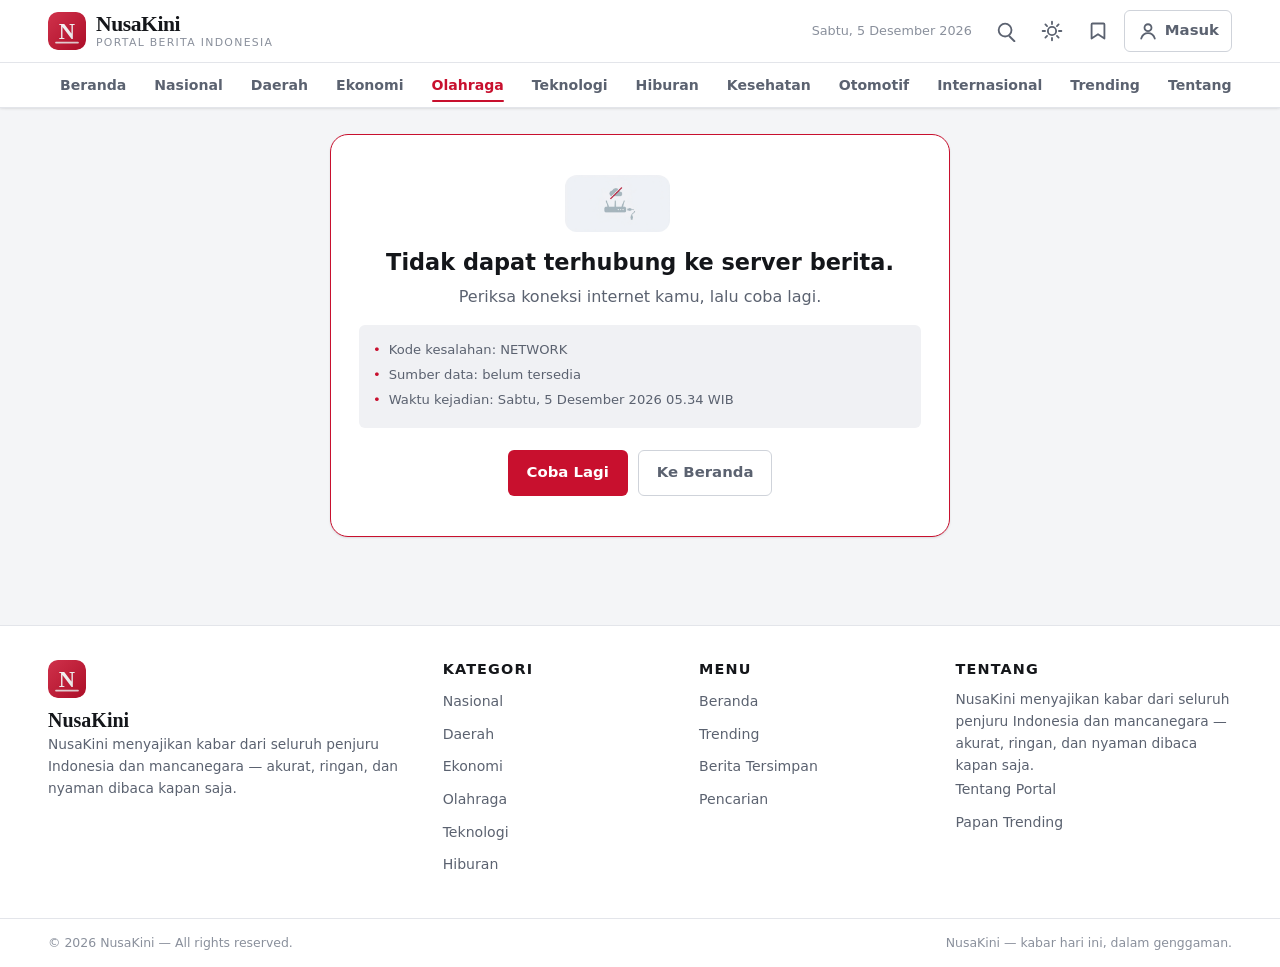
<file: kategori/olahraga.html>
<!DOCTYPE html>
<html lang="id" data-theme="light">
<!-- BAGIAN <head>: metadata dokumen (charset, viewport, deskripsi SEO/Open Graph), favicon, dan tautan berkas CSS eksternal. -->
<head>
  <meta charset="UTF-8">
  <meta name="viewport" content="width=device-width, initial-scale=1">
  <meta name="description" content="Liga 1, tim nasional, bulu tangkis, hingga ajang internasional.">
  <meta name="theme-color" content="#c8102e">
  <title>Berita Olahraga Terbaru — NusaKini</title>
  <link rel="icon" type="image/svg+xml" href="../assets/favicon/favicon.svg">
  <link rel="icon" type="image/png" sizes="32x32" href="../assets/favicon/favicon-32.png">
  <link rel="apple-touch-icon" sizes="180x180" href="../assets/favicon/apple-touch-icon.png">
  <meta property="og:type" content="website">
  <meta property="og:site_name" content="NusaKini">
  <meta property="og:title" content="NusaKini — Portal Berita Indonesia">
  <meta property="og:description" content="Portal berita Indonesia: nasional, ekonomi, teknologi, olahraga, dan lainnya.">
  <meta property="og:image" content="../assets/meta/og-image.jpg">
  <meta name="twitter:card" content="summary_large_image">
  <link rel="stylesheet" href="../css/style.css">
</head>
<!-- Atribut data-page, data-kategori, dan data-base dibaca app.js untuk menentukan mode halaman serta awalan path aset dan tautan. -->
<body data-page="kategori" data-kategori="olahraga" data-base="../">

  <!-- ====== SKIP LINK (aksesibilitas) ====== -->
  <a class="skip-link" href="#konten-utama">Lewati ke konten utama</a>

  <!-- ====== HEADER ====== -->
  <header class="site-header" id="site-header">
    <div class="header-top container">
      <button class="icon-btn nav-toggle" id="nav-toggle" type="button" aria-label="Buka menu navigasi" aria-expanded="false" aria-controls="site-nav">
        <span class="burger" aria-hidden="true"></span>
      </button>

      <a class="brand" href="../index.html#/beranda">
        <img class="brand-mark" src="../assets/logo/logo-mark.svg" alt="Logo NusaKini">
        <span class="brand-text">
          <span class="brand-name">NusaKini</span>
          <span class="brand-tagline">Portal Berita Indonesia</span>
        </span>
      </a>

      <div class="header-date" id="header-date">Memuat tanggal…</div>

      <div class="header-actions">
        <div class="search-trigger">
          <button class="icon-btn" id="search-toggle" type="button" aria-label="Cari berita" aria-expanded="false" aria-controls="search-panel">
            <span class="ico ikon-search" aria-hidden="true"></span>
          </button>
        </div>

        <button class="icon-btn" id="theme-toggle" type="button" aria-label="Ganti mode gelap" aria-pressed="false">
          <span class="ico ico-sun ikon-sun" aria-hidden="true"></span>
          <span class="ico ico-moon ikon-moon" aria-hidden="true"></span>
        </button>

        <a class="icon-btn bookmark-btn" href="../index.html#/tersimpan" aria-label="Berita tersimpan">
          <span class="ico ikon-bookmark" aria-hidden="true"></span>
          <span class="badge" id="bookmark-count" hidden>0</span>
        </a>

        <button class="btn btn-ghost btn-user" id="auth-btn" type="button">
          <span class="ico ikon-user" aria-hidden="true"></span>
          <span class="auth-label" id="auth-label">Masuk</span>
        </button>

        <button class="btn btn-ghost btn-user btn-logout" id="logout-btn" type="button" aria-label="Keluar dari akun" title="Keluar dari akun" hidden>
          <span class="ico ikon-logout" aria-hidden="true"></span>
          <span class="auth-label">Keluar</span>
        </button>
      </div>
    </div>

    <!-- ====== NAV KATEGORI ====== -->
    <nav class="site-nav" id="site-nav" aria-label="Kategori berita">
      <div class="nav-inner container" id="nav-list"></div>
    </nav>

    <!-- ====== PANEL PENCARIAN ====== -->
    <div class="search-panel" id="search-panel" hidden>
      <div class="container">
        <form class="search-form" id="search-form" role="search" autocomplete="off">
          <label class="visually-hidden" for="search-input">Kata kunci pencarian berita</label>
          <input class="search-input" type="search" id="search-input" placeholder="Cari berita, topik, atau penulis… (contoh: inflasi)" aria-describedby="searchHint">
          <button class="btn btn-primary" type="submit">Cari</button>
          <button class="icon-btn" type="button" id="search-close" aria-label="Tutup pencarian">
            <span class="ico ikon-close" aria-hidden="true"></span>
          </button>
        </form>
        <p class="search-hint" id="search-hint">Tekan Enter untuk mencari. Hasil dicari dari judul, ringkasan, isi berita, dan kategori.</p>
        <div class="search-suggest" id="search-suggest" aria-label="Pencarian populer"></div>
      </div>
    </div>
  
    <!-- ====== PANEL PENCARIAN ====== -->
  </header>

  <!-- ====== KONTEN UTAMA ====== -->
  <!-- KONTEN UTAMA: seluruh section halaman berada dalam <main>; app.js menampilkan satu section sesuai rute dan menyembunyikan lainnya. -->
  <main id="konten-utama" class="container" tabindex="-1">

    <!-- ---------- DAFTAR BERITA KATEGORI OLAHRAGA ---------- -->
    <section class="page page-category" id="page-category">
      <div class="page-head">
        <nav class="crumbs" id="cat-crumbs" aria-label="Jejak navigasi"></nav>
        <h1 class="page-title" id="cat-title">Olahraga</h1>
        <p class="page-desc" id="cat-desc">Liga 1, tim nasional, bulu tangkis, hingga ajang internasional.</p>
      </div>

      <img class="cat-hero" src="../assets/kategori/olahraga.jpg" alt="Ilustrasi kategori Olahraga">
      <div class="feed-tools" id="cat-tools"></div>
      <div class="article-grid" id="cat-grid"></div>
      <div class="feed-status" id="cat-status" aria-live="polite"></div>
      <div class="sentinel" id="cat-sentinel" aria-hidden="true"></div>
    </section>

    <!-- ---------- AREA ERROR / GAGAL MUAT ---------- -->
    <section class="page page-error" id="page-error" hidden>
      <div class="state-box state-error" role="alert">
        <div class="state-ico" aria-hidden="true">
          <span class="ico ico-lg ikon-warn"></span>
        </div>
        <h1 class="state-title" id="error-title">Gagal memuat berita</h1>
        <p class="state-text" id="error-text">Terjadi kesalahan.</p>
        <ul class="error-detail" id="error-detail"></ul>
        <div class="state-actions">
          <button class="btn btn-primary" type="button" id="error-retry">Coba Lagi</button>
          <a class="btn btn-ghost" href="../index.html#/beranda">Ke Beranda</a>
        </div>
      </div>
    </section>
  </main>

  <!-- ====== FOOTER ====== -->
  <footer class="site-footer">
    <div class="container footer-grid">
      <div class="footer-col footer-about">
        <img class="brand-mark" src="../assets/logo/logo-mark.svg" alt="Logo NusaKini">
        <h2 class="footer-brand">NusaKini</h2>
        <p class="footer-text">NusaKini menyajikan kabar dari seluruh penjuru Indonesia dan mancanegara — akurat, ringan, dan nyaman dibaca kapan saja.</p>
      </div>

      <div class="footer-col">
        <h2 class="footer-title">Kategori</h2>
        <ul class="footer-list" id="footer-categories"></ul>
      </div>

      <div class="footer-col">
        <h2 class="footer-title">Menu</h2>
        <ul class="footer-list">
          <li><a href="../index.html#/beranda">Beranda</a></li>
          <li><a href="../index.html#/trending">Trending</a></li>
          <li><a href="../index.html#/tersimpan">Berita Tersimpan</a></li>
          <li><a href="../index.html#/cari">Pencarian</a></li>
        </ul>
      </div>

      <div class="footer-col">
        <h2 class="footer-title">Tentang</h2>
        <p class="footer-text">NusaKini menyajikan kabar dari seluruh penjuru Indonesia dan mancanegara — akurat, ringan, dan nyaman dibaca kapan saja.</p>
        <ul class="footer-list">
          <li><a href="../about.html">Tentang Portal</a></li>
          <li><a href="../index.html#/trending">Papan Trending</a></li>
        </ul>
      </div>
    </div>
    <div class="footer-bottom">
      <div class="container footer-bottom-inner">
        <p id="footer-note">© <span id="footer-year">2026</span> NusaKini — All rights reserved.</p>
        <p class="footer-src">NusaKini — kabar hari ini, dalam genggaman.</p>
      </div>
    </div>
  </footer>

  <!-- ====== TOMBOL KE ATAS ====== -->
  <button class="to-top" id="to-top" type="button" aria-label="Kembali ke atas" hidden>
    <span class="ico ikon-up" aria-hidden="true"></span>
  </button>

  <!-- ====== TOAST ====== -->
  <div class="toast-wrap" id="toast-wrap" aria-live="polite" aria-atomic="false"></div>

  <!-- ====== MODAL LOGIN ====== -->
  <div class="modal" id="auth-modal" hidden>
    <div class="modal-backdrop" data-close></div>
    <div class="modal-box" role="dialog" aria-modal="true" aria-labelledby="auth-title">
      <button class="icon-btn modal-close" type="button" data-close aria-label="Tutup">
        <span class="ico ikon-close" aria-hidden="true"></span>
      </button>
      <h2 class="modal-title" id="auth-title">Masuk ke NusaKini</h2>
      <p class="modal-sub">Akun dipakai untuk menyimpan berita favoritmu — gratis, cepat, dan tersimpan di perangkatmu.</p>

      <div class="tabs" role="tablist" aria-label="Pilih mode">
        <button class="tab" type="button" role="tab" id="tab-login" aria-selected="true" aria-controls="auth-form">Masuk</button>
        <button class="tab" type="button" role="tab" id="tab-register" aria-selected="false" aria-controls="auth-form">Daftar</button>
      </div>

      <form class="auth-form" id="auth-form">
        <div class="field" id="name-field" hidden>
          <label class="field-label" for="auth-name">Nama</label>
          <input class="field-input" type="text" id="auth-name" placeholder="Nama kamu" autocomplete="name">
        </div>
        <div class="field" id="email-field" hidden>
          <label class="field-label" for="auth-email">Email</label>
          <input class="field-input" type="email" id="auth-email" placeholder="nama@email.com" autocomplete="email">
        </div>
        <div class="field">
          <label class="field-label" for="auth-user">Username</label>
          <input class="field-input" type="text" id="auth-user" placeholder="contoh: budi_santoso" required autocomplete="username">
        </div>
        <div class="field">
          <label class="field-label" for="auth-pass">Password</label>
          <input class="field-input" type="password" id="auth-pass" placeholder="minimal 4 karakter" required minlength="4" autocomplete="current-password">
        </div>
        <p class="form-error" id="auth-error" role="alert" hidden></p>
        <button class="btn btn-primary btn-block" type="submit" id="auth-submit">Masuk</button>
        <button class="btn btn-ghost btn-block" type="button" id="guest-btn">Lanjut sebagai Tamu</button>
      </form>
    </div>
  </div>

  <!-- ====== MODAL KONFIRMASI (dipakai untuk keluar akun) ====== -->
  <div class="modal" id="confirm-modal" hidden>
    <div class="modal-backdrop" data-close-confirm></div>
    <div class="modal-box modal-box-sm" role="alertdialog" aria-modal="true" aria-labelledby="confirm-title" aria-describedby="confirmText">
      <div class="confirm-ico" id="confirm-ico" aria-hidden="true">
        <span class="ico ico-lg ikon-logout"></span>
      </div>
      <h2 class="modal-title" id="confirm-title">Keluar dari akun?</h2>
      <p class="modal-sub" id="confirm-text">Kamu perlu masuk lagi untuk melihat berita yang kamu simpan.</p>
      <div class="confirm-actions">
        <button class="btn btn-ghost" type="button" id="confirm-cancel">Batal</button>
        <button class="btn btn-primary btn-danger" type="button" id="confirm-ok">Ya, Keluar</button>
      </div>
    </div>
  </div>

  <!-- Berkas JavaScript dimuat pada akhir dokumen agar seluruh elemen DOM telah tersedia saat dieksekusi. -->
  <script src="../js/app.js"></script>
</body>
</html>
</file>
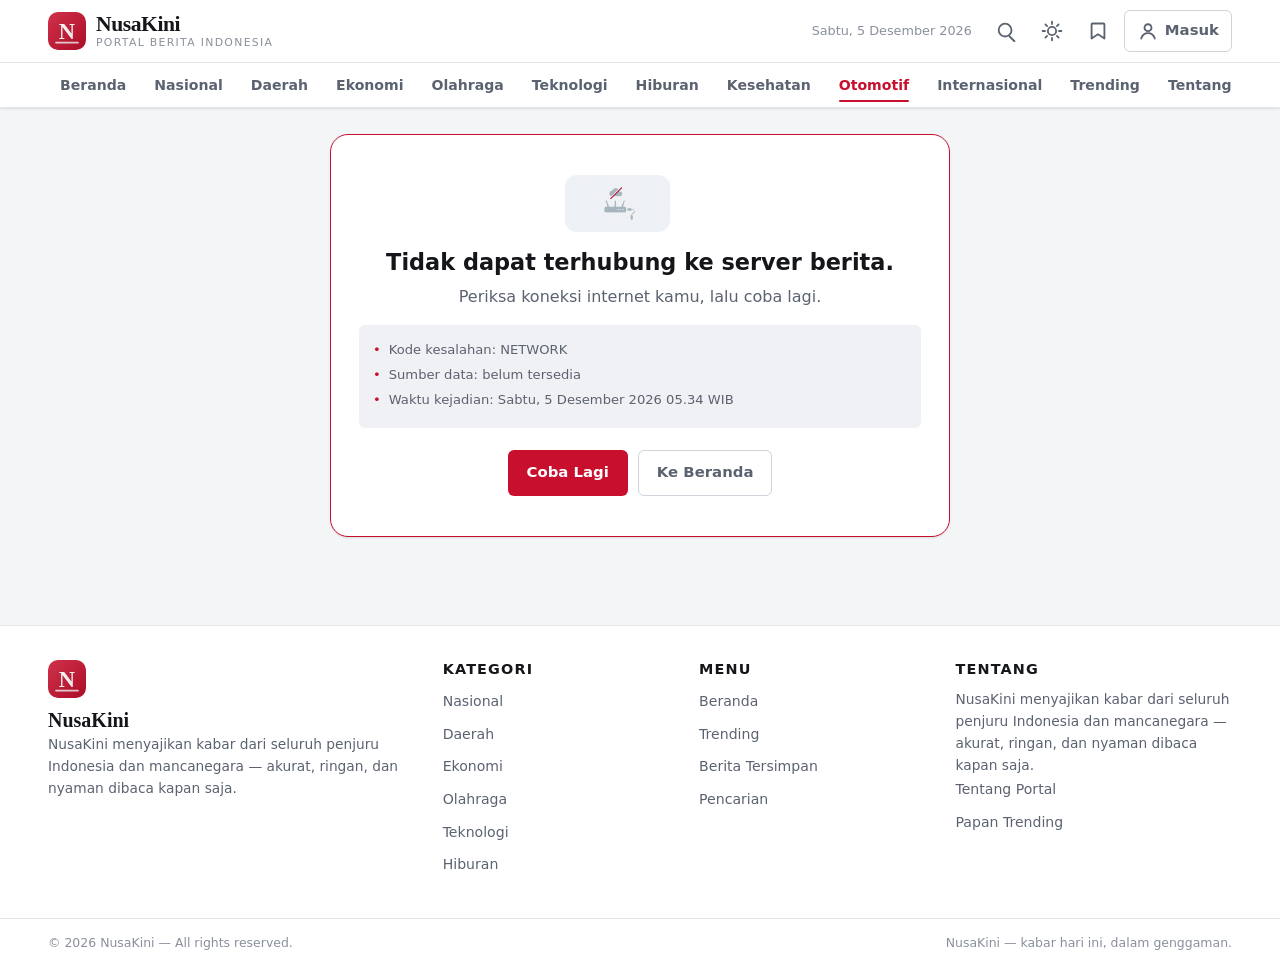
<file: kategori/otomotif.html>
<!DOCTYPE html>
<html lang="id" data-theme="light">
<!-- BAGIAN <head>: metadata dokumen (charset, viewport, deskripsi SEO/Open Graph), favicon, dan tautan berkas CSS eksternal. -->
<head>
  <meta charset="UTF-8">
  <meta name="viewport" content="width=device-width, initial-scale=1">
  <meta name="description" content="Mobil dan motor baru, kendaraan listrik, serta kebijakan transportasi.">
  <meta name="theme-color" content="#c8102e">
  <title>Berita Otomotif Terbaru — NusaKini</title>
  <link rel="icon" type="image/svg+xml" href="../assets/favicon/favicon.svg">
  <link rel="icon" type="image/png" sizes="32x32" href="../assets/favicon/favicon-32.png">
  <link rel="apple-touch-icon" sizes="180x180" href="../assets/favicon/apple-touch-icon.png">
  <meta property="og:type" content="website">
  <meta property="og:site_name" content="NusaKini">
  <meta property="og:title" content="NusaKini — Portal Berita Indonesia">
  <meta property="og:description" content="Portal berita Indonesia: nasional, ekonomi, teknologi, olahraga, dan lainnya.">
  <meta property="og:image" content="../assets/meta/og-image.jpg">
  <meta name="twitter:card" content="summary_large_image">
  <link rel="stylesheet" href="../css/style.css">
</head>
<!-- Atribut data-page, data-kategori, dan data-base dibaca app.js untuk menentukan mode halaman serta awalan path aset dan tautan. -->
<body data-page="kategori" data-kategori="otomotif" data-base="../">

  <!-- ====== SKIP LINK (aksesibilitas) ====== -->
  <a class="skip-link" href="#konten-utama">Lewati ke konten utama</a>

  <!-- ====== HEADER ====== -->
  <header class="site-header" id="site-header">
    <div class="header-top container">
      <button class="icon-btn nav-toggle" id="nav-toggle" type="button" aria-label="Buka menu navigasi" aria-expanded="false" aria-controls="site-nav">
        <span class="burger" aria-hidden="true"></span>
      </button>

      <a class="brand" href="../index.html#/beranda">
        <img class="brand-mark" src="../assets/logo/logo-mark.svg" alt="Logo NusaKini">
        <span class="brand-text">
          <span class="brand-name">NusaKini</span>
          <span class="brand-tagline">Portal Berita Indonesia</span>
        </span>
      </a>

      <div class="header-date" id="header-date">Memuat tanggal…</div>

      <div class="header-actions">
        <div class="search-trigger">
          <button class="icon-btn" id="search-toggle" type="button" aria-label="Cari berita" aria-expanded="false" aria-controls="search-panel">
            <span class="ico ikon-search" aria-hidden="true"></span>
          </button>
        </div>

        <button class="icon-btn" id="theme-toggle" type="button" aria-label="Ganti mode gelap" aria-pressed="false">
          <span class="ico ico-sun ikon-sun" aria-hidden="true"></span>
          <span class="ico ico-moon ikon-moon" aria-hidden="true"></span>
        </button>

        <a class="icon-btn bookmark-btn" href="../index.html#/tersimpan" aria-label="Berita tersimpan">
          <span class="ico ikon-bookmark" aria-hidden="true"></span>
          <span class="badge" id="bookmark-count" hidden>0</span>
        </a>

        <button class="btn btn-ghost btn-user" id="auth-btn" type="button">
          <span class="ico ikon-user" aria-hidden="true"></span>
          <span class="auth-label" id="auth-label">Masuk</span>
        </button>

        <button class="btn btn-ghost btn-user btn-logout" id="logout-btn" type="button" aria-label="Keluar dari akun" title="Keluar dari akun" hidden>
          <span class="ico ikon-logout" aria-hidden="true"></span>
          <span class="auth-label">Keluar</span>
        </button>
      </div>
    </div>

    <!-- ====== NAV KATEGORI ====== -->
    <nav class="site-nav" id="site-nav" aria-label="Kategori berita">
      <div class="nav-inner container" id="nav-list"></div>
    </nav>

    <!-- ====== PANEL PENCARIAN ====== -->
    <div class="search-panel" id="search-panel" hidden>
      <div class="container">
        <form class="search-form" id="search-form" role="search" autocomplete="off">
          <label class="visually-hidden" for="search-input">Kata kunci pencarian berita</label>
          <input class="search-input" type="search" id="search-input" placeholder="Cari berita, topik, atau penulis… (contoh: inflasi)" aria-describedby="searchHint">
          <button class="btn btn-primary" type="submit">Cari</button>
          <button class="icon-btn" type="button" id="search-close" aria-label="Tutup pencarian">
            <span class="ico ikon-close" aria-hidden="true"></span>
          </button>
        </form>
        <p class="search-hint" id="search-hint">Tekan Enter untuk mencari. Hasil dicari dari judul, ringkasan, isi berita, dan kategori.</p>
        <div class="search-suggest" id="search-suggest" aria-label="Pencarian populer"></div>
      </div>
    </div>
  
    <!-- ====== PANEL PENCARIAN ====== -->
  </header>

  <!-- ====== KONTEN UTAMA ====== -->
  <!-- KONTEN UTAMA: seluruh section halaman berada dalam <main>; app.js menampilkan satu section sesuai rute dan menyembunyikan lainnya. -->
  <main id="konten-utama" class="container" tabindex="-1">

    <!-- ---------- DAFTAR BERITA KATEGORI OTOMOTIF ---------- -->
    <section class="page page-category" id="page-category">
      <div class="page-head">
        <nav class="crumbs" id="cat-crumbs" aria-label="Jejak navigasi"></nav>
        <h1 class="page-title" id="cat-title">Otomotif</h1>
        <p class="page-desc" id="cat-desc">Mobil dan motor baru, kendaraan listrik, serta kebijakan transportasi.</p>
      </div>

      <img class="cat-hero" src="../assets/kategori/otomotif.jpg" alt="Ilustrasi kategori Otomotif">
      <div class="feed-tools" id="cat-tools"></div>
      <div class="article-grid" id="cat-grid"></div>
      <div class="feed-status" id="cat-status" aria-live="polite"></div>
      <div class="sentinel" id="cat-sentinel" aria-hidden="true"></div>
    </section>

    <!-- ---------- AREA ERROR / GAGAL MUAT ---------- -->
    <section class="page page-error" id="page-error" hidden>
      <div class="state-box state-error" role="alert">
        <div class="state-ico" aria-hidden="true">
          <span class="ico ico-lg ikon-warn"></span>
        </div>
        <h1 class="state-title" id="error-title">Gagal memuat berita</h1>
        <p class="state-text" id="error-text">Terjadi kesalahan.</p>
        <ul class="error-detail" id="error-detail"></ul>
        <div class="state-actions">
          <button class="btn btn-primary" type="button" id="error-retry">Coba Lagi</button>
          <a class="btn btn-ghost" href="../index.html#/beranda">Ke Beranda</a>
        </div>
      </div>
    </section>
  </main>

  <!-- ====== FOOTER ====== -->
  <footer class="site-footer">
    <div class="container footer-grid">
      <div class="footer-col footer-about">
        <img class="brand-mark" src="../assets/logo/logo-mark.svg" alt="Logo NusaKini">
        <h2 class="footer-brand">NusaKini</h2>
        <p class="footer-text">NusaKini menyajikan kabar dari seluruh penjuru Indonesia dan mancanegara — akurat, ringan, dan nyaman dibaca kapan saja.</p>
      </div>

      <div class="footer-col">
        <h2 class="footer-title">Kategori</h2>
        <ul class="footer-list" id="footer-categories"></ul>
      </div>

      <div class="footer-col">
        <h2 class="footer-title">Menu</h2>
        <ul class="footer-list">
          <li><a href="../index.html#/beranda">Beranda</a></li>
          <li><a href="../index.html#/trending">Trending</a></li>
          <li><a href="../index.html#/tersimpan">Berita Tersimpan</a></li>
          <li><a href="../index.html#/cari">Pencarian</a></li>
        </ul>
      </div>

      <div class="footer-col">
        <h2 class="footer-title">Tentang</h2>
        <p class="footer-text">NusaKini menyajikan kabar dari seluruh penjuru Indonesia dan mancanegara — akurat, ringan, dan nyaman dibaca kapan saja.</p>
        <ul class="footer-list">
          <li><a href="../about.html">Tentang Portal</a></li>
          <li><a href="../index.html#/trending">Papan Trending</a></li>
        </ul>
      </div>
    </div>
    <div class="footer-bottom">
      <div class="container footer-bottom-inner">
        <p id="footer-note">© <span id="footer-year">2026</span> NusaKini — All rights reserved.</p>
        <p class="footer-src">NusaKini — kabar hari ini, dalam genggaman.</p>
      </div>
    </div>
  </footer>

  <!-- ====== TOMBOL KE ATAS ====== -->
  <button class="to-top" id="to-top" type="button" aria-label="Kembali ke atas" hidden>
    <span class="ico ikon-up" aria-hidden="true"></span>
  </button>

  <!-- ====== TOAST ====== -->
  <div class="toast-wrap" id="toast-wrap" aria-live="polite" aria-atomic="false"></div>

  <!-- ====== MODAL LOGIN ====== -->
  <div class="modal" id="auth-modal" hidden>
    <div class="modal-backdrop" data-close></div>
    <div class="modal-box" role="dialog" aria-modal="true" aria-labelledby="auth-title">
      <button class="icon-btn modal-close" type="button" data-close aria-label="Tutup">
        <span class="ico ikon-close" aria-hidden="true"></span>
      </button>
      <h2 class="modal-title" id="auth-title">Masuk ke NusaKini</h2>
      <p class="modal-sub">Akun dipakai untuk menyimpan berita favoritmu — gratis, cepat, dan tersimpan di perangkatmu.</p>

      <div class="tabs" role="tablist" aria-label="Pilih mode">
        <button class="tab" type="button" role="tab" id="tab-login" aria-selected="true" aria-controls="auth-form">Masuk</button>
        <button class="tab" type="button" role="tab" id="tab-register" aria-selected="false" aria-controls="auth-form">Daftar</button>
      </div>

      <form class="auth-form" id="auth-form">
        <div class="field" id="name-field" hidden>
          <label class="field-label" for="auth-name">Nama</label>
          <input class="field-input" type="text" id="auth-name" placeholder="Nama kamu" autocomplete="name">
        </div>
        <div class="field" id="email-field" hidden>
          <label class="field-label" for="auth-email">Email</label>
          <input class="field-input" type="email" id="auth-email" placeholder="nama@email.com" autocomplete="email">
        </div>
        <div class="field">
          <label class="field-label" for="auth-user">Username</label>
          <input class="field-input" type="text" id="auth-user" placeholder="contoh: budi_santoso" required autocomplete="username">
        </div>
        <div class="field">
          <label class="field-label" for="auth-pass">Password</label>
          <input class="field-input" type="password" id="auth-pass" placeholder="minimal 4 karakter" required minlength="4" autocomplete="current-password">
        </div>
        <p class="form-error" id="auth-error" role="alert" hidden></p>
        <button class="btn btn-primary btn-block" type="submit" id="auth-submit">Masuk</button>
        <button class="btn btn-ghost btn-block" type="button" id="guest-btn">Lanjut sebagai Tamu</button>
      </form>
    </div>
  </div>

  <!-- ====== MODAL KONFIRMASI (dipakai untuk keluar akun) ====== -->
  <div class="modal" id="confirm-modal" hidden>
    <div class="modal-backdrop" data-close-confirm></div>
    <div class="modal-box modal-box-sm" role="alertdialog" aria-modal="true" aria-labelledby="confirm-title" aria-describedby="confirmText">
      <div class="confirm-ico" id="confirm-ico" aria-hidden="true">
        <span class="ico ico-lg ikon-logout"></span>
      </div>
      <h2 class="modal-title" id="confirm-title">Keluar dari akun?</h2>
      <p class="modal-sub" id="confirm-text">Kamu perlu masuk lagi untuk melihat berita yang kamu simpan.</p>
      <div class="confirm-actions">
        <button class="btn btn-ghost" type="button" id="confirm-cancel">Batal</button>
        <button class="btn btn-primary btn-danger" type="button" id="confirm-ok">Ya, Keluar</button>
      </div>
    </div>
  </div>

  <!-- Berkas JavaScript dimuat pada akhir dokumen agar seluruh elemen DOM telah tersedia saat dieksekusi. -->
  <script src="../js/app.js"></script>
</body>
</html>
</file>
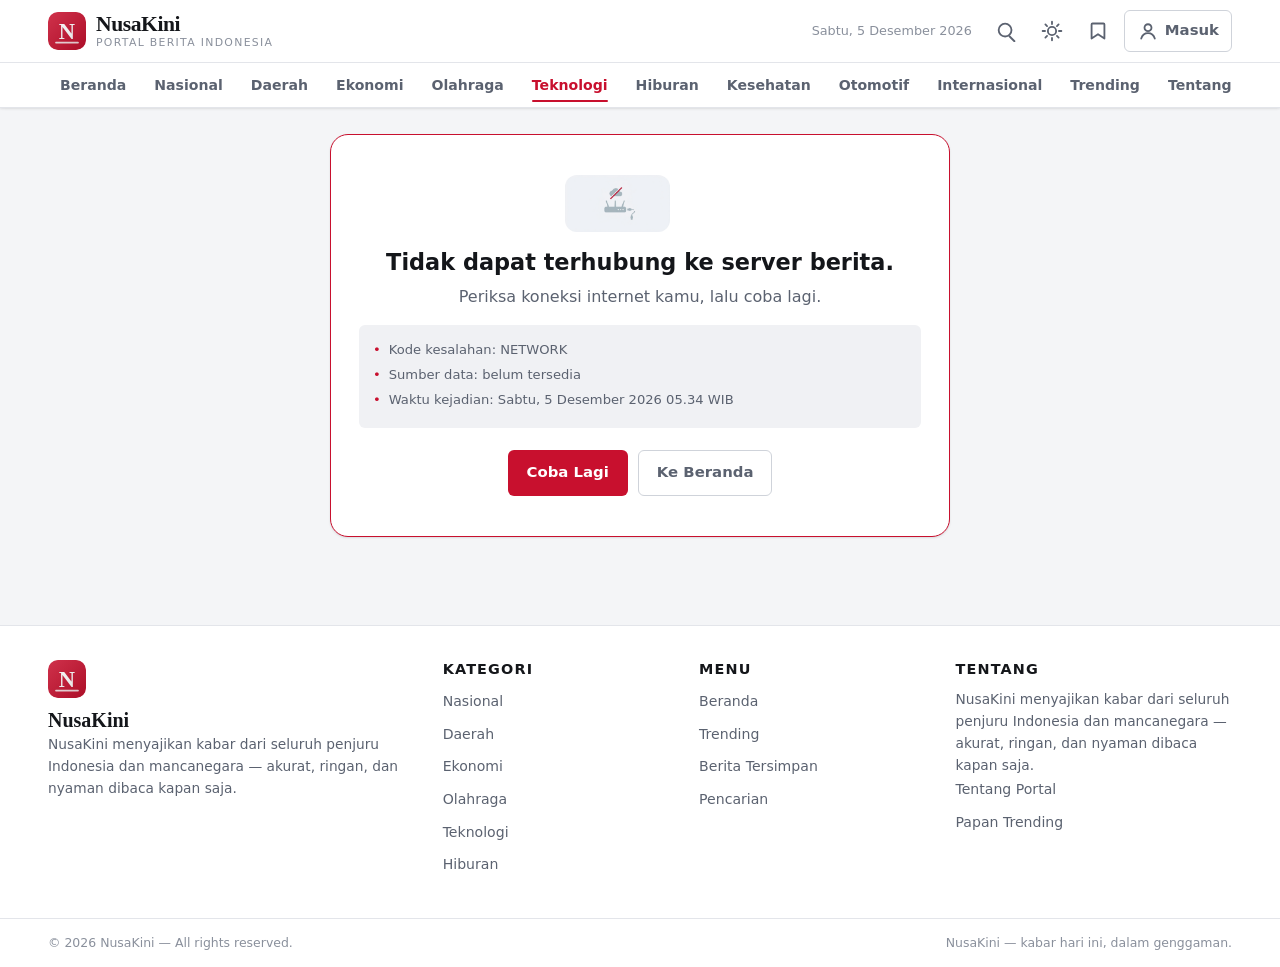
<file: kategori/teknologi.html>
<!DOCTYPE html>
<html lang="id" data-theme="light">
<!-- BAGIAN <head>: metadata dokumen (charset, viewport, deskripsi SEO/Open Graph), favicon, dan tautan berkas CSS eksternal. -->
<head>
  <meta charset="UTF-8">
  <meta name="viewport" content="width=device-width, initial-scale=1">
  <meta name="description" content="Startup, keamanan siber, kecerdasan buatan, dan infrastruktur digital.">
  <meta name="theme-color" content="#c8102e">
  <title>Berita Teknologi Terbaru — NusaKini</title>
  <link rel="icon" type="image/svg+xml" href="../assets/favicon/favicon.svg">
  <link rel="icon" type="image/png" sizes="32x32" href="../assets/favicon/favicon-32.png">
  <link rel="apple-touch-icon" sizes="180x180" href="../assets/favicon/apple-touch-icon.png">
  <meta property="og:type" content="website">
  <meta property="og:site_name" content="NusaKini">
  <meta property="og:title" content="NusaKini — Portal Berita Indonesia">
  <meta property="og:description" content="Portal berita Indonesia: nasional, ekonomi, teknologi, olahraga, dan lainnya.">
  <meta property="og:image" content="../assets/meta/og-image.jpg">
  <meta name="twitter:card" content="summary_large_image">
  <link rel="stylesheet" href="../css/style.css">
</head>
<!-- Atribut data-page, data-kategori, dan data-base dibaca app.js untuk menentukan mode halaman serta awalan path aset dan tautan. -->
<body data-page="kategori" data-kategori="teknologi" data-base="../">

  <!-- ====== SKIP LINK (aksesibilitas) ====== -->
  <a class="skip-link" href="#konten-utama">Lewati ke konten utama</a>

  <!-- ====== HEADER ====== -->
  <header class="site-header" id="site-header">
    <div class="header-top container">
      <button class="icon-btn nav-toggle" id="nav-toggle" type="button" aria-label="Buka menu navigasi" aria-expanded="false" aria-controls="site-nav">
        <span class="burger" aria-hidden="true"></span>
      </button>

      <a class="brand" href="../index.html#/beranda">
        <img class="brand-mark" src="../assets/logo/logo-mark.svg" alt="Logo NusaKini">
        <span class="brand-text">
          <span class="brand-name">NusaKini</span>
          <span class="brand-tagline">Portal Berita Indonesia</span>
        </span>
      </a>

      <div class="header-date" id="header-date">Memuat tanggal…</div>

      <div class="header-actions">
        <div class="search-trigger">
          <button class="icon-btn" id="search-toggle" type="button" aria-label="Cari berita" aria-expanded="false" aria-controls="search-panel">
            <span class="ico ikon-search" aria-hidden="true"></span>
          </button>
        </div>

        <button class="icon-btn" id="theme-toggle" type="button" aria-label="Ganti mode gelap" aria-pressed="false">
          <span class="ico ico-sun ikon-sun" aria-hidden="true"></span>
          <span class="ico ico-moon ikon-moon" aria-hidden="true"></span>
        </button>

        <a class="icon-btn bookmark-btn" href="../index.html#/tersimpan" aria-label="Berita tersimpan">
          <span class="ico ikon-bookmark" aria-hidden="true"></span>
          <span class="badge" id="bookmark-count" hidden>0</span>
        </a>

        <button class="btn btn-ghost btn-user" id="auth-btn" type="button">
          <span class="ico ikon-user" aria-hidden="true"></span>
          <span class="auth-label" id="auth-label">Masuk</span>
        </button>

        <button class="btn btn-ghost btn-user btn-logout" id="logout-btn" type="button" aria-label="Keluar dari akun" title="Keluar dari akun" hidden>
          <span class="ico ikon-logout" aria-hidden="true"></span>
          <span class="auth-label">Keluar</span>
        </button>
      </div>
    </div>

    <!-- ====== NAV KATEGORI ====== -->
    <nav class="site-nav" id="site-nav" aria-label="Kategori berita">
      <div class="nav-inner container" id="nav-list"></div>
    </nav>

    <!-- ====== PANEL PENCARIAN ====== -->
    <div class="search-panel" id="search-panel" hidden>
      <div class="container">
        <form class="search-form" id="search-form" role="search" autocomplete="off">
          <label class="visually-hidden" for="search-input">Kata kunci pencarian berita</label>
          <input class="search-input" type="search" id="search-input" placeholder="Cari berita, topik, atau penulis… (contoh: inflasi)" aria-describedby="searchHint">
          <button class="btn btn-primary" type="submit">Cari</button>
          <button class="icon-btn" type="button" id="search-close" aria-label="Tutup pencarian">
            <span class="ico ikon-close" aria-hidden="true"></span>
          </button>
        </form>
        <p class="search-hint" id="search-hint">Tekan Enter untuk mencari. Hasil dicari dari judul, ringkasan, isi berita, dan kategori.</p>
        <div class="search-suggest" id="search-suggest" aria-label="Pencarian populer"></div>
      </div>
    </div>
  
    <!-- ====== PANEL PENCARIAN ====== -->
  </header>

  <!-- ====== KONTEN UTAMA ====== -->
  <!-- KONTEN UTAMA: seluruh section halaman berada dalam <main>; app.js menampilkan satu section sesuai rute dan menyembunyikan lainnya. -->
  <main id="konten-utama" class="container" tabindex="-1">

    <!-- ---------- DAFTAR BERITA KATEGORI TEKNOLOGI ---------- -->
    <section class="page page-category" id="page-category">
      <div class="page-head">
        <nav class="crumbs" id="cat-crumbs" aria-label="Jejak navigasi"></nav>
        <h1 class="page-title" id="cat-title">Teknologi</h1>
        <p class="page-desc" id="cat-desc">Startup, keamanan siber, kecerdasan buatan, dan infrastruktur digital.</p>
      </div>

      <img class="cat-hero" src="../assets/kategori/teknologi.jpg" alt="Ilustrasi kategori Teknologi">
      <div class="feed-tools" id="cat-tools"></div>
      <div class="article-grid" id="cat-grid"></div>
      <div class="feed-status" id="cat-status" aria-live="polite"></div>
      <div class="sentinel" id="cat-sentinel" aria-hidden="true"></div>
    </section>

    <!-- ---------- AREA ERROR / GAGAL MUAT ---------- -->
    <section class="page page-error" id="page-error" hidden>
      <div class="state-box state-error" role="alert">
        <div class="state-ico" aria-hidden="true">
          <span class="ico ico-lg ikon-warn"></span>
        </div>
        <h1 class="state-title" id="error-title">Gagal memuat berita</h1>
        <p class="state-text" id="error-text">Terjadi kesalahan.</p>
        <ul class="error-detail" id="error-detail"></ul>
        <div class="state-actions">
          <button class="btn btn-primary" type="button" id="error-retry">Coba Lagi</button>
          <a class="btn btn-ghost" href="../index.html#/beranda">Ke Beranda</a>
        </div>
      </div>
    </section>
  </main>

  <!-- ====== FOOTER ====== -->
  <footer class="site-footer">
    <div class="container footer-grid">
      <div class="footer-col footer-about">
        <img class="brand-mark" src="../assets/logo/logo-mark.svg" alt="Logo NusaKini">
        <h2 class="footer-brand">NusaKini</h2>
        <p class="footer-text">NusaKini menyajikan kabar dari seluruh penjuru Indonesia dan mancanegara — akurat, ringan, dan nyaman dibaca kapan saja.</p>
      </div>

      <div class="footer-col">
        <h2 class="footer-title">Kategori</h2>
        <ul class="footer-list" id="footer-categories"></ul>
      </div>

      <div class="footer-col">
        <h2 class="footer-title">Menu</h2>
        <ul class="footer-list">
          <li><a href="../index.html#/beranda">Beranda</a></li>
          <li><a href="../index.html#/trending">Trending</a></li>
          <li><a href="../index.html#/tersimpan">Berita Tersimpan</a></li>
          <li><a href="../index.html#/cari">Pencarian</a></li>
        </ul>
      </div>

      <div class="footer-col">
        <h2 class="footer-title">Tentang</h2>
        <p class="footer-text">NusaKini menyajikan kabar dari seluruh penjuru Indonesia dan mancanegara — akurat, ringan, dan nyaman dibaca kapan saja.</p>
        <ul class="footer-list">
          <li><a href="../about.html">Tentang Portal</a></li>
          <li><a href="../index.html#/trending">Papan Trending</a></li>
        </ul>
      </div>
    </div>
    <div class="footer-bottom">
      <div class="container footer-bottom-inner">
        <p id="footer-note">© <span id="footer-year">2026</span> NusaKini — All rights reserved.</p>
        <p class="footer-src">NusaKini — kabar hari ini, dalam genggaman.</p>
      </div>
    </div>
  </footer>

  <!-- ====== TOMBOL KE ATAS ====== -->
  <button class="to-top" id="to-top" type="button" aria-label="Kembali ke atas" hidden>
    <span class="ico ikon-up" aria-hidden="true"></span>
  </button>

  <!-- ====== TOAST ====== -->
  <div class="toast-wrap" id="toast-wrap" aria-live="polite" aria-atomic="false"></div>

  <!-- ====== MODAL LOGIN ====== -->
  <div class="modal" id="auth-modal" hidden>
    <div class="modal-backdrop" data-close></div>
    <div class="modal-box" role="dialog" aria-modal="true" aria-labelledby="auth-title">
      <button class="icon-btn modal-close" type="button" data-close aria-label="Tutup">
        <span class="ico ikon-close" aria-hidden="true"></span>
      </button>
      <h2 class="modal-title" id="auth-title">Masuk ke NusaKini</h2>
      <p class="modal-sub">Akun dipakai untuk menyimpan berita favoritmu — gratis, cepat, dan tersimpan di perangkatmu.</p>

      <div class="tabs" role="tablist" aria-label="Pilih mode">
        <button class="tab" type="button" role="tab" id="tab-login" aria-selected="true" aria-controls="auth-form">Masuk</button>
        <button class="tab" type="button" role="tab" id="tab-register" aria-selected="false" aria-controls="auth-form">Daftar</button>
      </div>

      <form class="auth-form" id="auth-form">
        <div class="field" id="name-field" hidden>
          <label class="field-label" for="auth-name">Nama</label>
          <input class="field-input" type="text" id="auth-name" placeholder="Nama kamu" autocomplete="name">
        </div>
        <div class="field" id="email-field" hidden>
          <label class="field-label" for="auth-email">Email</label>
          <input class="field-input" type="email" id="auth-email" placeholder="nama@email.com" autocomplete="email">
        </div>
        <div class="field">
          <label class="field-label" for="auth-user">Username</label>
          <input class="field-input" type="text" id="auth-user" placeholder="contoh: budi_santoso" required autocomplete="username">
        </div>
        <div class="field">
          <label class="field-label" for="auth-pass">Password</label>
          <input class="field-input" type="password" id="auth-pass" placeholder="minimal 4 karakter" required minlength="4" autocomplete="current-password">
        </div>
        <p class="form-error" id="auth-error" role="alert" hidden></p>
        <button class="btn btn-primary btn-block" type="submit" id="auth-submit">Masuk</button>
        <button class="btn btn-ghost btn-block" type="button" id="guest-btn">Lanjut sebagai Tamu</button>
      </form>
    </div>
  </div>

  <!-- ====== MODAL KONFIRMASI (dipakai untuk keluar akun) ====== -->
  <div class="modal" id="confirm-modal" hidden>
    <div class="modal-backdrop" data-close-confirm></div>
    <div class="modal-box modal-box-sm" role="alertdialog" aria-modal="true" aria-labelledby="confirm-title" aria-describedby="confirmText">
      <div class="confirm-ico" id="confirm-ico" aria-hidden="true">
        <span class="ico ico-lg ikon-logout"></span>
      </div>
      <h2 class="modal-title" id="confirm-title">Keluar dari akun?</h2>
      <p class="modal-sub" id="confirm-text">Kamu perlu masuk lagi untuk melihat berita yang kamu simpan.</p>
      <div class="confirm-actions">
        <button class="btn btn-ghost" type="button" id="confirm-cancel">Batal</button>
        <button class="btn btn-primary btn-danger" type="button" id="confirm-ok">Ya, Keluar</button>
      </div>
    </div>
  </div>

  <!-- Berkas JavaScript dimuat pada akhir dokumen agar seluruh elemen DOM telah tersedia saat dieksekusi. -->
  <script src="../js/app.js"></script>
</body>
</html>
</file>
<file: css/style.css>
/* ---------- 1. DESIGN TOKEN ---------- */
/* ALUR: DESIGN TOKEN light — semua warna, font, radius, bayangan didefinisikan sebagai variabel CSS;*/
:root {
  --font-body: "Segoe UI", system-ui, -apple-system, "Helvetica Neue", Arial, sans-serif;
  --font-display: Georgia, "Times New Roman", serif;

  --bg: #f4f5f7;
  --surface: #ffffff;
  --surface-2: #f0f1f4;
  --text: #14161a;
  --text-soft: #5b6270;
  --text-mute: #8a909c;
  --line: #e3e5ea;
  --line-strong: #cfd3da;

  --brand: #c8102e;
  --brand-dark: #a00c24;
  --brand-soft: #fdeaec;
  --accent: #0b6b5f;
  --accent-soft: #e4f2f0;
  --gold: #d99100;
  --info: #1268b3;

  --chart-1: #c8102e;
  --chart-2: #e0533d;
  --chart-3: #d99100;
  --chart-4: #0b6b5f;
  --chart-5: #1268b3;
  --chart-6: #6b4fb3;

  --radius-sm: 6px;
  --radius: 12px;
  --radius-lg: 18px;

  --shadow-sm: 0 1px 2px rgba(16, 20, 28, .06), 0 1px 3px rgba(16, 20, 28, .05);
  --shadow: 0 2px 6px rgba(16, 20, 28, .07), 0 8px 24px rgba(16, 20, 28, .06);
  --shadow-lg: 0 10px 40px rgba(16, 20, 28, .16);

  --header-h: 62px;
  --nav-h: 44px;
  --container: 1220px;
  --gap: 18px;

  --sk-base: #e7e9ee;
  --sk-shine: #f3f4f7;
}

/* ALUR: MODE GELAP — menimpa nilai variabel yang sama dengan warna gelap; seluruh komponen otomatis ikut berubah tanpa aturan tambahan. */
html[data-theme="dark"] {
  --bg: #0e1116;
  --surface: #161b22;
  --surface-2: #1d232c;
  --text: #e9ecf1;
  --text-soft: #a7afbd;
  --text-mute: #7d8797;
  --line: #262d38;
  --line-strong: #38414f;

  --brand: #ff4d5f;
  --brand-dark: #ff7280;
  --brand-soft: #31161b;
  --accent: #35c3ad;
  --accent-soft: #102825;
  --gold: #f0b429;
  --info: #58a6ff;

  --chart-1: #ff4d5f;
  --chart-2: #ff8a5c;
  --chart-3: #f0b429;
  --chart-4: #35c3ad;
  --chart-5: #58a6ff;
  --chart-6: #a78bfa;

  --shadow-sm: 0 1px 2px rgba(0, 0, 0, .4);
  --shadow: 0 2px 6px rgba(0, 0, 0, .35), 0 10px 30px rgba(0, 0, 0, .28);
  --shadow-lg: 0 14px 44px rgba(0, 0, 0, .55);

  --sk-base: #222933;
  --sk-shine: #2c343f;
}

/* ---------- 2. RESET & BASE ---------- */
*,
*::before,
/* Reset dasar: lebar elemen dihitung termasuk padding & border (box-sizing), margin default di-nol-. */
*::after { box-sizing: border-box; }

* { margin: 0; }

/* Pengaturan dasar dokumen: teks tidak di-zoom-aneh di HP, gulir jangkar halus, dan diberi ruang atas agar konten tidak tertutup header sticky. */
html {
  -webkit-text-size-adjust: 100%;
  scroll-behavior: smooth;
  scroll-padding-top: calc(var(--header-h) + var(--nav-h) + 12px);
}

/* ALUR: badan halaman: latar & teks mengambil variabel tema; transisi 0,25s membuat pergantian terang↔gelap terlihat halus. */
body {
  min-height: 100vh;
  background: var(--bg);
  color: var(--text);
  font-family: var(--font-body);
  font-size: 16px;
  line-height: 1.6;
  -webkit-font-smoothing: antialiased;
  transition: background-color .25s ease, color .25s ease;
}

/* Media tidak pernah melebihi lebar kontainer (cegah mengguyur layout di HP). */
img, svg, video { display: block; max-width: 100%; }
/* Formulir mewarisi font halaman (browser default-nya beda sendiri). */
button, input, select, textarea { font: inherit; color: inherit; }
/* Tautan tidak berwarna biru/garis-bawah bawaan; warna mengikuti teks, gaya diatur per komponen. */
a { color: inherit; text-decoration: none; }
/* Daftar tanpa bullet & indentasi bawaan (bullet dibuat manual bila diperlukan). */
ul { padding: 0; list-style: none; }
/* Judul rapat ke baris 1,25 dan tebal. */
h1, h2, h3, h4 { line-height: 1.25; font-weight: 700; }
/* Gaya potongan kode inline (latar abu, font monospace). */
code {
  font-family: ui-monospace, "SFMono-Regular", Menlo, Consolas, monospace;
  font-size: .86em;
  background: var(--surface-2);
  padding: .1em .35em;
  border-radius: 4px;
}

/* ALUR: pembungkus lebar maksimum 1220px yang otomatis di tengah — dipakai header, main, footer. */
.container {
  width: 100%;
  max-width: var(--container);
  margin-inline: auto;
  padding-inline: 18px;
}

/* Sembunyikan elemen secara visual TAPI tetap ada untuk pembaca layar (label aksesibilitas). */
.visually-hidden {
  position: absolute;
  width: 1px;
  height: 1px;
  padding: 0;
  overflow: hidden;
  clip: rect(0 0 0 0);
  clip-path: inset(50%);
  white-space: nowrap;
}

/* Link 'Lewati ke konten' — disembunyikan di atas layar sampai menerima fokus keyboard. */
.skip-link {
  position: absolute;
  top: -100px;
  left: 12px;
  z-index: 200;
  padding: 10px 16px;
  background: var(--brand);
  color: #fff;
  border-radius: 0 0 var(--radius-sm) var(--radius-sm);
  transition: top .2s ease;
}
/* Saat di-Tab, tautan meluncur turun ke posisi terlihat. */
.skip-link:focus { top: 0; }

/* Atribut hidden harus selalu menang atas properti display komponen.
   Tanpa aturan ini, kelas seperti .btn / .icon-btn / .to-top yang memakai
   display: flex|grid akan mengalahkan [hidden] bawaan browser.      */
[hidden] { display: none !important; }

/* Garis fokus biru untuk navigasi keyboard (aksesibilitas). */
:focus-visible {
  outline: 3px solid var(--info);
  outline-offset: 2px;
  border-radius: 4px;
}

/* ALUR: IKON via CSS MASK — bentuk diambil dari file SVG, warna mengikuti currentColor (otomatis ikut tema & hover). */
.ico {
  width: 22px;
  height: 22px;
  flex: none;
  display: inline-block;
  /* ikon dirender melalui CSS mask: bentuk dari berkas SVG, warna ikut currentColor */
  background-color: currentColor;
  -webkit-mask-repeat: no-repeat; mask-repeat: no-repeat;
  -webkit-mask-position: center; mask-position: center;
  -webkit-mask-size: contain; mask-size: contain;
}
/* Ukuran ikon kecil. */
.ico-sm { width: 16px; height: 16px; }
/* Ukuran ikon besar. */
.ico-lg { width: 46px; height: 46px; }

/* peta ikon: bentuk diambil dari assets/ikon/<nama>.svg */
.ikon-back { -webkit-mask-image: url(../assets/ikon/back.svg); mask-image: url(../assets/ikon/back.svg); }
.ikon-bookmark { -webkit-mask-image: url(../assets/ikon/bookmark.svg); mask-image: url(../assets/ikon/bookmark.svg); }
.ikon-check { -webkit-mask-image: url(../assets/ikon/check.svg); mask-image: url(../assets/ikon/check.svg); }
.ikon-clock { -webkit-mask-image: url(../assets/ikon/clock.svg); mask-image: url(../assets/ikon/clock.svg); }
.ikon-close { -webkit-mask-image: url(../assets/ikon/close.svg); mask-image: url(../assets/ikon/close.svg); }
.ikon-eye { -webkit-mask-image: url(../assets/ikon/eye.svg); mask-image: url(../assets/ikon/eye.svg); }
.ikon-fire { -webkit-mask-image: url(../assets/ikon/fire.svg); mask-image: url(../assets/ikon/fire.svg); }
.ikon-link { -webkit-mask-image: url(../assets/ikon/link.svg); mask-image: url(../assets/ikon/link.svg); }
.ikon-logout { -webkit-mask-image: url(../assets/ikon/logout.svg); mask-image: url(../assets/ikon/logout.svg); }
.ikon-moon { -webkit-mask-image: url(../assets/ikon/moon.svg); mask-image: url(../assets/ikon/moon.svg); }
.ikon-search { -webkit-mask-image: url(../assets/ikon/search.svg); mask-image: url(../assets/ikon/search.svg); }
.ikon-share { -webkit-mask-image: url(../assets/ikon/share.svg); mask-image: url(../assets/ikon/share.svg); }
.ikon-sun { -webkit-mask-image: url(../assets/ikon/sun.svg); mask-image: url(../assets/ikon/sun.svg); }
.ikon-trash { -webkit-mask-image: url(../assets/ikon/trash.svg); mask-image: url(../assets/ikon/trash.svg); }
.ikon-user { -webkit-mask-image: url(../assets/ikon/user.svg); mask-image: url(../assets/ikon/user.svg); }

/* ---------- 3. KOMPONEN UMUM ---------- */
/* ALUR: gaya dasar TOMBOL: flex rata tengah, sudut membulat, beranimasi naik sedikit saat hover. */
.btn {
  display: inline-flex;
  align-items: center;
  justify-content: center;
  gap: 8px;
  padding: 10px 18px;
  border: 1px solid transparent;
  border-radius: var(--radius-sm);
  background: var(--surface-2);
  color: var(--text);
  font-size: .93rem;
  font-weight: 600;
  cursor: pointer;
  transition: transform .12s ease, background-color .18s ease, color .18s ease, border-color .18s ease;
}
/* Efek hover: tombol terangkat 1px. */
.btn:hover { transform: translateY(-1px); }
/* Saat ditekan: kembali ke posisi semula. */
.btn:active { transform: translateY(0); }
/* Tombol utama warna brand merah. */
.btn-primary { background: var(--brand); color: #fff; }
/* Hover tombol utama: merah lebih gelap. */
.btn-primary:hover { background: var(--brand-dark); }
/* Di mode gelap teks tombol merah dibuat gelit agar kontras. */
html[data-theme="dark"] .btn-primary { color: #16110f; }
/* Tombol sekunder: transparan dengan garis tepi. */
.btn-ghost {
  background: transparent;
  border-color: var(--line-strong);
  color: var(--text-soft);
}
/* Hover ghost: garis & teks menonjol. */
.btn-ghost:hover { color: var(--text); border-color: var(--text-mute); }
/* Varian tombol kecil. */
.btn-sm { padding: 6px 12px; font-size: .82rem; }
/* Tombol selebar kontainer (dipakai di modal login). */
.btn-block { width: 100%; margin-top: 10px; }

/* Tombol ikon kotak 40px tanpa teks (kaca pembesar, tema, bookmark, dll). */
.icon-btn {
  position: relative;
  display: inline-flex;
  align-items: center;
  justify-content: center;
  width: 40px;
  height: 40px;
  padding: 0;
  border: 1px solid transparent;
  border-radius: var(--radius-sm);
  background: transparent;
  color: var(--text-soft);
  cursor: pointer;
  transition: background-color .18s ease, color .18s ease;
}
/* Hover tombol ikon: latar abu lembut. */
.icon-btn:hover { background: var(--surface-2); color: var(--text); }

/* Lencana bulat kecil di sudut tombol (jumlah bookmark) — posisinya absolut terhadap.icon-btn. */
.badge {
  position: absolute;
  top: 2px;
  right: 0;
  min-width: 18px;
  height: 18px;
  padding: 0 4px;
  border-radius: 999px;
  background: var(--brand);
  color: #fff;
  font-size: .68rem;
  font-weight: 700;
  line-height: 18px;
  text-align: center;
}

/* Deretan chip yang membungkus rapi saat sempit. */
.chip-row { display: flex; flex-wrap: wrap; gap: 8px; }
/* ALUR: CHIP = tombol pil kecil (filter kategori, mode muat, saran pencarian). */
.chip {
  padding: 6px 14px;
  border: 1px solid var(--line);
  border-radius: 999px;
  background: var(--surface);
  color: var(--text-soft);
  font-size: .82rem;
  font-weight: 600;
  cursor: pointer;
  transition: all .16s ease;
}
/* Hover chip: garis & teks jadi merah brand. */
.chip:hover { border-color: var(--brand); color: var(--brand); }
/* Chip terpilih: terisi penuh warna brand. */
.chip.is-active {
  background: var(--brand);
  border-color: var(--brand);
  color: #fff;
}

/* Pil tagar kecil di akhir halaman detail. */
.tag-pill {
  display: inline-block;
  padding: 3px 10px;
  border-radius: 999px;
  background: var(--surface-2);
  color: var(--text-soft);
  font-size: .74rem;
  font-weight: 600;
}

/* ---------- 4. HEADER / NAV / SEARCH ---------- */
/* ALUR: HEADER sticky — menempel di atas viewport saat halaman digulir; z-index tinggi agar di atas konten. */
.site-header {
  position: sticky;
  top: 0;
  z-index: 90;
  background: var(--surface);
  border-bottom: 1px solid var(--line);
  box-shadow: var(--shadow-sm);
}

/* Baris atas header: flex rata tengah dengan tinggi minimum 62px. */
.header-top {
  display: flex;
  align-items: center;
  gap: 14px;
  min-height: var(--header-h);
}

/* Logo & teks nama portal berdampingan. */
.brand { display: inline-flex; align-items: center; gap: 10px; flex: none; }
/* Kotak merah pembungkus logo. */
.brand-mark {
  display: grid;
  place-items: center;
  width: 38px;
  height: 38px;
  border-radius: 10px;
  background: var(--brand);
  color: #fff;
  font-family: var(--font-display);
  font-size: 1.3rem;
  font-weight: 700;
}
/* Nama + tagline tersusun menumpuk. */
.brand-text { display: flex; flex-direction: column; line-height: 1.1; }
/* Nama portal memakai font serif (display) dan huruf besar. */
.brand-name {
  font-family: var(--font-display);
  font-size: 1.35rem;
  font-weight: 700;
  letter-spacing: -.02em;
}
/* Tagline kecil huruf kapital berjarak. */
.brand-tagline {
  font-size: .68rem;
  color: var(--text-mute);
  text-transform: uppercase;
  letter-spacing: .12em;
}

/* Tanggal didorong ke sisi kanan (margin-left:auto) di baris header. */
.header-date {
  margin-left: auto;
  font-size: .8rem;
  color: var(--text-mute);
  white-space: nowrap;
}

/* Kontainer tombol-tombol kanan. */
.header-actions { display: flex; align-items: center; gap: 6px; }
/* Tombol akun lebih padat. */
.btn-user { gap: 6px; padding: 8px 12px; }

/* tombol keluar: hanya muncul saat ada akun yang masuk */
/* Tombol keluar berwarna abu netral… */
.btn-logout {
  border-color: var(--line);
  color: var(--text-mute);
}
/* …berubah merah saat hover. */
.btn-logout:hover {
  border-color: var(--brand);
  background: var(--brand-soft);
  color: var(--brand);
}
/* Burger disembunyikan di desktop (dimunculkan lagi pada @media 820px). */
.nav-toggle { display: none; }

.burger,
.burger::before,
/* Tiga garis tombol menu: span tengah + dua pseudo-element absolut di atas-bawah. */
.burger::after {
  display: block;
  width: 20px;
  height: 2px;
  border-radius: 2px;
  background: currentColor;
  transition: transform .22s ease, opacity .22s ease;
}
.burger { position: relative; }
.burger::before,
/* Tiga garis tombol menu: span tengah + dua pseudo-element absolut di atas-bawah. */
.burger::after { content: ""; position: absolute; left: 0; }
.burger::before { top: -6px; }
/* Tiga garis tombol menu: span tengah + dua pseudo-element absolut di atas-bawah. */
.burger::after { top: 6px; }
/* Saat menu mobile terbuka: garis tengah menghilang… */
.nav-open .burger { background: transparent; }
/* …garis atas berputar 45° jadi silang. */
.nav-open .burger::before { transform: translateY(6px) rotate(45deg); }
/* …garis bawah berputar -45° jadi silang. */
.nav-open .burger::after { transform: translateY(-6px) rotate(-45deg); }

/* tema: tampilkan ikon sesuai mode */
.ico-moon { display: none; }
html[data-theme="dark"] .ico-sun { display: none; }
html[data-theme="dark"] .ico-moon { display: block; }

/* Bilah kategori di bawah header, terpisah garis tipis. */
.site-nav {
  border-top: 1px solid var(--line);
  background: var(--surface);
}
/* Daftar tautan mendatar dengan gulir horizontal bila lebih lebar dari layar. */
.nav-inner {
  display: flex;
  align-items: center;
  gap: 4px;
  min-height: var(--nav-h);
  overflow-x: auto;
  scrollbar-width: thin;
}
/* ALUR: tautan kategori: teks abu, tidak membungkus (nowrap), beranimasi saat hover. */
.nav-link {
  position: relative;
  display: inline-flex;
  align-items: center;
  padding: 10px 12px;
  color: var(--text-soft);
  font-size: .88rem;
  font-weight: 600;
  white-space: nowrap;
  transition: color .16s ease;
}
/* Garis bawah merah dibuat sebagai pseudo-element… */
.nav-link::after {
  content: "";
  position: absolute;
  left: 12px;
  right: 12px;
  bottom: 4px;
  height: 2px;
  border-radius: 2px;
  background: var(--brand);
  transform: scaleX(0);
  transform-origin: left;
  transition: transform .2s ease;
}
/* Hover tautan: teks menegel. */
.nav-link:hover { color: var(--text); }
.nav-link:hover::after,
/* …lebarnya dikecilkan ke 0 (scaleX) lalu dimunculkan saat hover / tautan aktif. */
.nav-link.is-active::after { transform: scaleX(1); }
/* Link halaman aktif berwarna merah brand. */
.nav-link.is-active { color: var(--brand); }

/* panel pencarian */
/* Panel pencarian muncul dengan animasi meluncur turun (slideDown). */
.search-panel {
  border-top: 1px solid var(--line);
  background: var(--surface-2);
  padding-block: 14px;
  animation: slideDown .22s ease;
}
/* Form cari: kolom input fleksibel melebar, tombol di kanan. */
.search-form { display: flex; gap: 10px; }
/* Ketik pencarian: sudut membulat, latar putih, tepi abu. */
.search-input {
  flex: 1;
  min-width: 0;
  padding: 11px 14px;
  border: 1px solid var(--line-strong);
  border-radius: var(--radius-sm);
  background: var(--surface);
  color: var(--text);
}
/* Warna teks contoh abu pucat. */
.search-input::placeholder { color: var(--text-mute); }
/* Saat tekan: tepi jadi merah dan outline biru default dimatikan. */
.search-input:focus { border-color: var(--brand); outline: none; }
/* Teks bantuan kecil. */
.search-hint { margin-top: 8px; font-size: .78rem; color: var(--text-mute); }
/* Deret chip kata populer yang membungkus. */
.search-suggest { display: flex; flex-wrap: wrap; gap: 8px; margin-top: 10px; }

/* ---------- 5. HALAMAN, HERO, GRID ---------- */
/* Batas vertikal area konten tiap halaman. */
.page { padding-block: 26px 48px; }
/* Jarak antar blok besar di beranda. */
.block { margin-top: 34px; }
/* Kepala blok: judul kiri, tautan 'Lihat semua' kanan, garis bawah. */
.block-head {
  display: flex;
  align-items: flex-end;
  justify-content: space-between;
  gap: 14px;
  flex-wrap: wrap;
  margin-bottom: 16px;
  padding-bottom: 10px;
  border-bottom: 2px solid var(--line);
}
/* Judul blok memakai font serif dengan titik pulse di sampingnya. */
.block-title {
  display: flex;
  align-items: center;
  gap: 9px;
  font-family: var(--font-display);
  font-size: 1.45rem;
}
/* Subjudul/penjelasan memenuhi satu baris penuh. */
.block-sub { width: 100%; font-size: .85rem; color: var(--text-mute); }
/* Link 'Lihat papan peringkat lengkap' warna merah. */
.link-more {
  display: inline-flex;
  align-items: center;
  gap: 4px;
  color: var(--brand);
  font-size: .85rem;
  font-weight: 600;
}
/* Hover: bergaris bawah. */
.link-more:hover { text-decoration: underline; }

/* Titik merah yang berdenyut (animasi pulse) sebagai penanda 'Sedang Trending'. */
.pulse {
  width: 10px;
  height: 10px;
  border-radius: 50%;
  background: var(--brand);
  box-shadow: 0 0 0 0 var(--brand);
  animation: pulse 1.8s infinite;
}

/* Jarak kepala halaman kategori/pencarian. */
.page-head { margin-bottom: 20px; }
/* Judul besar halaman; clamp() membuat ukurannya lentur antara layar kecil-besar. */
.page-title {
  font-family: var(--font-display);
  font-size: clamp(1.6rem, 3.4vw, 2.3rem);
}
/* Deskripsi halaman, dibatasi 76 karakter per baris agar nyaman dibaca. */
.page-desc { margin-top: 6px; color: var(--text-soft); font-size: .94rem; max-width: 76ch; }
/* Breadcrumb kecil abu. */
.crumbs { display: flex; flex-wrap: wrap; gap: 6px; font-size: .82rem; color: var(--text-mute); margin-bottom: 8px; }
/* Hover breadcrumb jadi merah. */
.crumbs a:hover { color: var(--brand); }

/* HERO */
/* ALUR: HERO beranda pakai grid 2 kolom: kartu besar 1,7fr dan kolom kartu samping 1fr. */
.hero {
  display: grid;
  grid-template-columns: 1.7fr 1fr;
  gap: var(--gap);
}
/* Kartu hero besar tinggi 380px; isinya gambar absolut dengan teks di atas. */
.hero-main {
  position: relative;
  overflow: hidden;
  border-radius: var(--radius-lg);
  background: var(--surface);
  box-shadow: var(--shadow);
  min-height: 380px;
  display: flex;
  align-items: flex-end;
}
/* Gambar hero memenuhi seluruh kartu (posisi absolut, keempat sisi 0). */
.hero-main .thumb { position: absolute; inset: 0; }
/* Gambar menutup penuh area tanpa gepeng. */
.hero-main .thumb img { width: 100%; height: 100%; object-fit: cover; }
/* Gradient gelap dari bawah ke atas agar teks putih di atas gambar tetap terbaca. */
.hero-main::after {
  content: "";
  position: absolute;
  inset: 0;
  background: linear-gradient(to top, rgba(6, 8, 12, .92) 4%, rgba(6, 8, 12, .45) 42%, rgba(6, 8, 12, .08) 100%);
}
/* Teks hero ditaruh di atas gambar (z-index di atas gradient), posisi bawah. */
.hero-body {
  position: relative;
  z-index: 2;
  padding: 22px;
  color: #fff;
}
/* Pil kategori merah di atas judul hero. */
.hero-body .cat-label {
  display: inline-block;
  padding: 4px 12px;
  border-radius: 999px;
  background: var(--brand);
  font-size: .74rem;
  font-weight: 700;
  letter-spacing: .04em;
  text-transform: uppercase;
}
/* Judul hero besar serif. */
.hero-body h2 {
  margin-top: 12px;
  font-family: var(--font-display);
  font-size: clamp(1.3rem, 2.6vw, 2rem);
  line-height: 1.2;
}
/* Ringkasan hero putih transparan. */
.hero-body p {
  margin-top: 10px;
  max-width: 62ch;
  color: rgba(255, 255, 255, .82);
  font-size: .94rem;
}
/* Baris sumber • waktu • pembaca di hero. */
.hero-meta {
  display: flex;
  flex-wrap: wrap;
  gap: 6px 14px;
  margin-top: 12px;
  font-size: .8rem;
  color: rgba(255, 255, 255, .7);
}
/* Kolom 3 kartu samping tersusun menumpuk. */
.hero-side { display: flex; flex-direction: column; gap: var(--gap); }
/* Kartu samping: gambar kiri kecil + judul kanan, mengangkat saat hover. */
.side-card {
  display: flex;
  gap: 12px;
  padding: 12px;
  border-radius: var(--radius);
  background: var(--surface);
  box-shadow: var(--shadow-sm);
  transition: transform .16s ease, box-shadow .16s ease;
}
/* Hover kartu samping: naik & bayangan membesar. */
.side-card:hover { transform: translateY(-2px); box-shadow: var(--shadow); }
/* Thumbnail kiri 104x78 sudut membulat. */
.side-card .thumb { flex: none; width: 104px; height: 78px; border-radius: var(--radius-sm); overflow: hidden; }
/* Gambar thumbnail dipotong rapi (cover). */
.side-card .thumb img { width: 100%; height: 100%; object-fit: cover; }
/* Area teks kartu samping; min-width 0 agar teks panjang tidak mendorong layout. */
.side-body { min-width: 0; }
/* Judul kartu samping dibatasi maksimal 3 baris lalu dipotong. */
.side-body h3 {
  font-size: .95rem;
  line-height: 1.35;
  display: -webkit-box;
  -webkit-line-clamp: 3;
  line-clamp: 3;
  -webkit-box-orient: vertical;
  overflow: hidden;
}
/* Judul memerah saat kartu di-hover. */
.side-body:hover h3 { color: var(--brand); }
/* Kategori • waktu berukuran kecil. */
.side-meta { margin-top: 6px; font-size: .76rem; color: var(--text-mute); }

/* GRID KARTU BERITA */
/* ALUR: GRID KARTU — auto-fill kolom minimum 280px: otomatis 1/2/3/4 kolom sesuai lebar layar. */
.article-grid {
  display: grid;
  grid-template-columns: repeat(auto-fill, minmax(280px, 1fr));
  gap: var(--gap);
}
/* ALUR: KARTU BERITA: kolom flex, tepi abu, sudut membulat, bayangan tipis. */
.card {
  display: flex;
  flex-direction: column;
  overflow: hidden;
  border: 1px solid var(--line);
  border-radius: var(--radius);
  background: var(--surface);
  box-shadow: var(--shadow-sm);
  transition: transform .18s ease, box-shadow .18s ease, border-color .18s ease;
}
/* Hover kartu: terangkat, bayangan membesar, tepi menegel. */
.card:hover { transform: translateY(-3px); box-shadow: var(--shadow); border-color: var(--line-strong); }
/* Area gambar 16:9; rasio dijaga agar layout tidak bergeser sebelum gambar termuat. */
.card-thumb { position: relative; aspect-ratio: 16 / 9; overflow: hidden; background: var(--surface-2); }
/* Gambar pen kartu; saat hover kartu dia membesar halus (zoom). */
.card-thumb img { width: 100%; height: 100%; object-fit: cover; transition: transform .35s ease; }
/* Zoom gambar 1,05x saat hover. */
.card:hover .card-thumb img { transform: scale(1.05); }
/* Pil label kategori di pojok kiri atas gambar. */
.card-cat {
  position: absolute;
  top: 10px;
  left: 10px;
  padding: 3px 10px;
  border-radius: 999px;
  background: var(--brand);
  color: #fff;
  font-size: .7rem;
  font-weight: 700;
  letter-spacing: .04em;
  text-transform: uppercase;
}
/* Isi kartu sebagai kolom flex yang memenuhi sisa tinggi (judul, ringkasan, meta). */
.card-body { display: flex; flex-direction: column; flex: 1; padding: 14px; }
/* Judul kartu serif, maksimal 3 baris. */
.card-title {
  font-family: var(--font-display);
  font-size: 1.05rem;
  line-height: 1.35;
  display: -webkit-box;
  -webkit-line-clamp: 3;
  line-clamp: 3;
  -webkit-box-orient: vertical;
  overflow: hidden;
}
/* Judul memerah saat hover. */
.card:hover .card-title { color: var(--brand); }
/* Ringkasan kartu abu, maksimal 3 baris. */
.card-excerpt {
  margin-top: 8px;
  color: var(--text-soft);
  font-size: .88rem;
  display: -webkit-box;
  -webkit-line-clamp: 3;
  line-clamp: 3;
  -webkit-box-orient: vertical;
  overflow: hidden;
}
/* Baris bawah: meta kiri, tombol aksi kanan; margin-top:auto menahannya di dasar kartu. */
.card-foot {
  display: flex;
  align-items: center;
  justify-content: space-between;
  gap: 10px;
  margin-top: auto;
  padding-top: 12px;
}
/* Teks meta kecil abu. */
.card-meta { font-size: .76rem; color: var(--text-mute); line-height: 1.4; }
/* Nama sumber sedikit menonjol. */
.card-meta strong { color: var(--text-soft); font-weight: 600; }
/* Titik pematas '•' antar item meta. */
.meta-dot { margin-inline: 4px; opacity: .6; }
/* Dua tombol ikon (simpan & bagikan) di kartu. */
.card-actions { display: flex; gap: 2px; }
/* Tombol ikon di kartu dibuat lebih kecil (34px). */
.card .icon-btn { width: 34px; height: 34px; }
/* Ikon bookmark berwarna merah saat berita tersimpan. */
.icon-btn.is-saved { color: var(--brand); }
/* Cadangan: isi path SVG juga diwarnai. */
.icon-btn.is-saved svg path { fill: var(--brand); }
/* Nomor peringkat besar putih dengan bayangan di pojok kartu trending. */
.rank-no {
  position: absolute;
  top: 8px;
  left: 10px;
  font-family: var(--font-display);
  font-size: 1.5rem;
  font-weight: 700;
  color: #fff;
  text-shadow: 0 2px 8px rgba(0, 0, 0, .6);
}

/* ---------- 6. SKELETON & SPINNER ---------- */
/* ALUR: SKELETON pemuatan: blok abu dengan kilau berjalan (::after + animasi shimmer). */
.skeleton {
  position: relative;
  overflow: hidden;
  background: var(--sk-base);
  border-radius: var(--radius-sm);
}
/* Lapisan kilau gradient yang digeser kiri→kanan terus-menerus. */
.skeleton::after {
  content: "";
  position: absolute;
  inset: 0;
  transform: translateX(-100%);
  background: linear-gradient(90deg, transparent, var(--sk-shine), transparent);
  animation: shimmer 1.35s infinite;
}
/* Placeholder gambar skeleton mengikuti rasio 16:9. */
.sk-thumb { aspect-ratio: 16 / 9; border-radius: 0; }
/* Garis teks placeholder tinggi 12px. */
.sk-line { height: 12px; margin-top: 10px; }
/* Lebar garis placeholder 90%… */
.sk-line.w-90 { width: 90%; }
/* …70%… */
.sk-line.w-70 { width: 70%; }
/* …dan 50%. */
.sk-line.w-50 { width: 50%; }
/* Garis placeholder lebih tinggi (untuk judul). */
.sk-line.h-lg { height: 18px; }
/* Padding area teks skeleton sama dengan kartu asli. */
.sk-body { padding: 14px; }
/* Placeholder kartu samping hero. */
.sk-side { display: flex; gap: 12px; padding: 12px; border: 1px solid var(--line); border-radius: var(--radius); background: var(--surface); }
/* Kotak gambar placeholder kartu samping. */
.sk-side-thumb { width: 104px; height: 78px; flex: none; }
/* Garis-garis teks placeholder kartu samping. */
.sk-side-lines { flex: 1; }
/* Batang placeholder grafik. */
.sk-chart { height: 15px; margin-top: 12px; border-radius: 4px; }

/* ALUR: SPINNER: lingkaran dengan satu sisi merah yang berputar (animasi spin). */
.spinner {
  display: inline-block;
  width: 20px;
  height: 20px;
  border: 2.5px solid var(--line-strong);
  border-top-color: var(--brand);
  border-radius: 50%;
  animation: spin .75s linear infinite;
}
/* Baris status feed: rata tengah, tinggi minimum agar layout tidak meloncat. */
.feed-status {
  display: flex;
  align-items: center;
  justify-content: center;
  gap: 10px;
  min-height: 54px;
  margin-top: 18px;
  color: var(--text-mute);
  font-size: .88rem;
}
/* Saat tidak ada pesan: elemen tidak memakan tempat. */
.feed-status:empty { display: none; }
/* Penanda 1px di ujung feed — target pantauan infinite gulir. */
.sentinel { height: 1px; }

/* ---------- ALAT FEED: PEMILIH MODE + PAGINATION ---------- */
/* Baris alat feed: pemilih mode kiri, pagination kanan. */
.feed-tools {
  display: flex;
  flex-wrap: wrap;
  align-items: center;
  justify-content: space-between;
  gap: 12px;
  margin-bottom: 16px;
}
/* Bila belum ada alat: tidak memakan tempat. */
.feed-tools:empty { display: none; }
/* Grup dua tombol pilihan cara muat. */
.feed-mode {
  display: inline-flex;
  align-items: center;
  flex-wrap: wrap;
  gap: 8px;
}
/* Label 'Cara muat:' kecil. */
.feed-mode-label {
  font-size: .8rem;
  color: var(--text-mute);
  margin-right: 2px;
}

/* Deretan tombol halaman, otomatis di tengah. */
.pagination {
  display: flex;
  flex-wrap: wrap;
  align-items: center;
  gap: 6px;
  margin-inline: auto;
}
/* Tombol kotak nomor halaman. */
.page-btn {
  min-width: 38px;
  height: 38px;
  padding: 0 10px;
  border: 1px solid var(--line);
  border-radius: var(--radius-sm);
  background: var(--surface);
  color: var(--text-soft);
  font-size: .88rem;
  font-weight: 600;
  cursor: pointer;
  transition: transform .14s ease, background-color .16s ease, color .16s ease, border-color .16s ease;
}
/* Hover tombol halaman aktif: naik & merah; yang disabled tidak. */
.page-btn:hover:not(:disabled) {
  transform: translateY(-2px);
  border-color: var(--brand);
  color: var(--brand);
}
/* Tombol halaman aktif terisi merah. */
.page-btn.is-active {
  background: var(--brand);
  border-color: var(--brand);
  color: #fff;
}
/* Tombol ‹/› di ujung rentang dibuat redup & tidak bisa tekan. */
.page-btn:disabled {
  opacity: .45;
  cursor: not-allowed;
}

/* ---------- 7. CHART TRENDING ---------- */
/* Dua grafik berdampingan (grid 1,45fr: 1fr); jadi menumpuk di layar sempit. */
.charts-wrap {
  display: grid;
  grid-template-columns: 1.45fr 1fr;
  gap: var(--gap);
}
/* Kartu putih pembungkus grafik. */
.panel {
  padding: 18px;
  border: 1px solid var(--line);
  border-radius: var(--radius);
  background: var(--surface);
  box-shadow: var(--shadow-sm);
}
/* Judul panel grafik. */
.panel-title {
  font-size: 1rem;
  font-weight: 700;
}
/* Subjudul penjelasan grafik. */
.panel-sub { margin-top: 2px; font-size: .78rem; color: var(--text-mute); }
/* Jarak area grafik dari judul. */
.chart-box { margin-top: 14px; }
/* SVG grafik mengikuti lebar kontainer, tinggi menyesuaikan proporsi. */
.chart-box svg { width: 100%; height: auto; overflow: visible; }
/* Keterangan kaki grafik. */
.chart-caption { margin-top: 10px; font-size: .74rem; color: var(--text-mute); }

/* Batang grafik bisa tekan (kursor pointer) dengan transisi opasitas. */
.chart-svg .bar { transition: opacity .18s ease; cursor: pointer; }
/* Hover batang: sedikit transparan. */
.chart-svg .bar:hover { opacity: .82; }
/* Garis sumbu vertikal pemisah label & batang. */
.chart-svg .axis-line { stroke: var(--line-strong); stroke-width: 1; }
/* Garis bantu putus-putus. */
.chart-svg .grid-line { stroke: var(--line); stroke-width: 1; stroke-dasharray: 3 4; }
/* Teks judul berita di kiri batang. */
.chart-svg .bar-label { fill: var(--text-soft); font-size: 11px; }
/* Angka pembaca di kanan batang, tebal. */
.chart-svg .bar-value { fill: var(--text); font-size: 11px; font-weight: 700; }
/* Label sumbu kecil. */
.chart-svg .axis-label { fill: var(--text-mute); font-size: 10px; }
/* Potongan cincin bisa tekan menuju kategori. */
.chart-svg .slice { transition: opacity .18s ease; cursor: pointer; }
/* Hover potongan cincin: redup halus. */
.chart-svg .slice:hover { opacity: .85; }
/* Teks label potongan. */
.chart-svg .slice-label { fill: var(--text); font-size: 11px; font-weight: 600; }

/* Legenda warna kategori di bawah cincin, membungkus. */
.legend { display: flex; flex-wrap: wrap; gap: 8px 14px; margin-top: 14px; }
/* Butir legenda: titik warna + teks. */
.legend-item { display: inline-flex; align-items: center; gap: 6px; font-size: .78rem; color: var(--text-soft); }
/* Kotak warna kecil sesuai warna potongan. */
.legend-dot { width: 11px; height: 11px; border-radius: 3px; flex: none; }

/* ALUR: daftar 10 peringkat tersusun menumpuk dengan celah. */
.rank-list { margin-top: 22px; display: grid; gap: 10px; }
/* Satu baris peringatan: nomor kiri, info tengah, angka pembaca kanan. */
.rank-item {
  display: flex;
  align-items: center;
  gap: 14px;
  padding: 12px 14px;
  border: 1px solid var(--line);
  border-radius: var(--radius);
  background: var(--surface);
  transition: border-color .16s ease, transform .16s ease;
}
/* Hover baris: tepi merah & bergeser kanan sedikit. */
.rank-item:hover { border-color: var(--brand); transform: translateX(3px); }
/* Kotak nomor peringkat 34px. */
.rank-index {
  display: grid;
  place-items: center;
  width: 34px;
  height: 34px;
  flex: none;
  border-radius: 9px;
  background: var(--surface-2);
  font-family: var(--font-display);
  font-weight: 700;
}
/* Juara 1: medali emas. */
.rank-item:nth-child(1) .rank-index { background: var(--gold); color: #fff; }
/* Juara 2: medali perak. */
.rank-item:nth-child(2) .rank-index { background: var(--line-strong); }
/* Juara 3: medali perunggu (latar merah pucat). */
.rank-item:nth-child(3) .rank-index { background: var(--brand-soft); color: var(--brand); }
/* Judul & sub-info peringkat; min-width 0 agar teks panjang terpotong rapi. */
.rank-info { flex: 1; min-width: 0; }
/* Judul berita pada baris peringatan. */
.rank-title { font-weight: 600; font-size: .95rem; }
/* Judul memerah saat hover. */
.rank-item:hover .rank-title { color: var(--brand); }
/* Sub-info: kategori • sumber • waktu. */
.rank-sub { font-size: .78rem; color: var(--text-mute); margin-top: 2px; }
/* Angka pembaca rata kanan. */
.rank-views { text-align: right; flex: none; }
/* Angka besar merah. */
.rank-views b { display: block; font-size: 1rem; color: var(--brand); }
/* Label 'pembaca' kecil abu. */
.rank-views span { font-size: .72rem; color: var(--text-mute); }

/* ---------- 8. DETAIL BERITA ---------- */
/* Halaman detail dibatasi lebar 780px dan di tengah — nyaman membaca. */
.article-detail { max-width: 780px; margin-inline: auto; }
/* Link 'Kembali' kecil abu di atas judul. */
.detail-back {
  display: inline-flex;
  align-items: center;
  gap: 6px;
  margin-bottom: 14px;
  color: var(--text-mute);
  font-size: .86rem;
}
/* Hover tautan kembali: merah. */
.detail-back:hover { color: var(--brand); }
/* Pil kategori merah-pucat di atas judul detail. */
.detail-cat {
  display: inline-block;
  padding: 4px 12px;
  border-radius: 999px;
  background: var(--brand-soft);
  color: var(--brand);
  font-size: .76rem;
  font-weight: 700;
  text-transform: uppercase;
  letter-spacing: .05em;
}
/* Judul berita besar serif. */
.detail-title {
  margin-top: 12px;
  font-family: var(--font-display);
  font-size: clamp(1.6rem, 4vw, 2.5rem);
  line-height: 1.18;
}
/* Ringkasan utama (lead) berukuran lebih besar. */
.detail-lead {
  margin-top: 12px;
  font-size: 1.08rem;
  color: var(--text-soft);
}
/* Baris meta detail dibatasi garis atas-bawah. */
.detail-meta {
  display: flex;
  flex-wrap: wrap;
  align-items: center;
  gap: 8px 16px;
  margin-top: 16px;
  padding-block: 14px;
  border-block: 1px solid var(--line);
  font-size: .84rem;
  color: var(--text-mute);
}
/* Nama penulis ditebalkan. */
.detail-meta b { color: var(--text); }
/* Gambar besar detail dengan sudut membulat. */
.detail-hero {
  margin-top: 18px;
  border-radius: var(--radius-lg);
  overflow: hidden;
  background: var(--surface-2);
}
/* Gambar detail rasio 16:9. */
.detail-hero img { width: 100%; aspect-ratio: 16 / 9; object-fit: cover; }
/* Keterangan gambar kecil. */
.detail-caption {
  padding: 8px 2px 0;
  font-size: .78rem;
  color: var(--text-mute);
}
/* ALUR: isi berita: huruf sedikit besar, jarak antar baris longgar (1,85) agar nyaman dibaca. */
.detail-body { margin-top: 20px; font-size: 1.03rem; line-height: 1.85; }
/* Jarak antar paragraf. */
.detail-body p { margin-bottom: 16px; }
/* Subjudul di tengah isi (berasal dari penanda '##' di data). */
.detail-body h3 { margin-block: 22px 10px; font-family: var(--font-display); font-size: 1.25rem; }
/* Kutipan: garis merah kiri + font serif miring (penanda '> ' di data). */
.detail-body blockquote {
  margin-block: 20px;
  padding: 4px 0 4px 18px;
  border-left: 4px solid var(--brand);
  color: var(--text-soft);
  font-family: var(--font-display);
  font-size: 1.12rem;
  font-style: italic;
}
/* Deret pil tagar. */
.detail-tags { display: flex; flex-wrap: wrap; gap: 8px; margin-top: 22px; }
/* Kartu putih pembungkus tombol simpan, bagikan, dan tombol share layanan. */
.detail-actions {
  display: flex;
  flex-wrap: wrap;
  align-items: center;
  gap: 10px;
  margin-top: 24px;
  padding: 16px;
  border: 1px solid var(--line);
  border-radius: var(--radius);
  background: var(--surface);
}
/* Deretan tombol berbagi memenuhi lebar, membungkus di layar sempit. */
.share-row { display: flex; flex-wrap: wrap; gap: 8px; margin-top: 12px; width: 100%; }
/* Tombol pil berbagi (WhatsApp/X/dst). */
.share-btn {
  display: inline-flex;
  align-items: center;
  gap: 7px;
  padding: 8px 13px;
  border-radius: 999px;
  border: 1px solid var(--line);
  background: var(--surface-2);
  font-size: .82rem;
  font-weight: 600;
  cursor: pointer;
  transition: transform .14s ease, border-color .16s ease;
}
/* Hover tombol share: terangkat & tepi menegel. */
.share-btn:hover { transform: translateY(-2px); border-color: var(--text-mute); }
/* Ikon di tombol share 17px. */
.share-btn svg { width: 17px; height: 17px; }
/* Penanda 'ikon + teks' (mata/jam) yang selalu berdampingan rapi. */
.stat-inline { display: inline-flex; align-items: center; gap: 6px; }

/* Judul 'Berita terkait' dengan garis bawah. */
.related-title {
  margin-top: 40px;
  padding-bottom: 10px;
  border-bottom: 2px solid var(--line);
  font-family: var(--font-display);
  font-size: 1.3rem;
}

/* ---------- 8c. HALAMAN PROFIL PENGGUNA ---------- */
/* Kartu profil putih besar. */
.profile-card {
  padding: 24px;
  border: 1px solid var(--line);
  border-radius: var(--radius-lg);
  background: var(--surface);
  box-shadow: var(--shadow-sm);
}
/* Baris atas profil: avatar kiri, identitas tengah, tombol keluar kanan. */
.profile-head {
  display: flex;
  align-items: center;
  gap: 18px;
  flex-wrap: wrap;
}
/* ALUR: lingkaran avatar berisi inisial nama (gradien merah), dibuat dari fungsi initials(). */
.avatar {
  display: grid;
  place-items: center;
  width: 72px;
  height: 72px;
  flex: none;
  border-radius: 50%;
  background: linear-gradient(135deg, var(--brand), var(--brand-dark));
  color: #fff;
  font-family: var(--font-display);
  font-size: 1.7rem;
  font-weight: 700;
  letter-spacing: .02em;
  box-shadow: var(--shadow-sm);
}
/* Blok nama, @username, email. */
.profile-id { min-width: 0; flex: 1; }
/* Nama pengguna serif besar. */
.profile-name {
  font-family: var(--font-display);
  font-size: clamp(1.3rem, 3vw, 1.75rem);
  line-height: 1.2;
  word-break: break-word;
}
/* Username warna merah. */
.profile-handle {
  margin-top: 2px;
  color: var(--brand);
  font-size: .92rem;
  font-weight: 600;
}
/* Email abu, boleh terpotong (break-all). */
.profile-mail {
  margin-top: 2px;
  color: var(--text-mute);
  font-size: .88rem;
  word-break: break-all;
}
/* Tombol keluar didorong ke kanan. */
.profile-tools { margin-left: auto; }

/* Tiga kotak statistik tersusun grid adaptif. */
.profile-stats {
  display: grid;
  grid-template-columns: repeat(auto-fit, minmax(150px, 1fr));
  gap: 12px;
  margin-top: 22px;
  padding-top: 20px;
  border-top: 1px solid var(--line);
}
/* Kotak statistik latar abu, angka di tengah. */
.profile-stat {
  padding: 14px;
  border: 1px solid var(--line);
  border-radius: var(--radius);
  background: var(--surface-2);
  text-align: center;
}
/* Label statistik kecil kapital berjarak. */
.profile-stat dt {
  color: var(--text-mute);
  font-size: .76rem;
  text-transform: uppercase;
  letter-spacing: .06em;
}
/* Angka statistik besar merah serif. */
.profile-stat dd {
  margin-top: 4px;
  color: var(--brand);
  font-family: var(--font-display);
  font-size: 1.3rem;
  font-weight: 700;
}

/* Tabel detail akun di atas latar abu. */
.profile-detail {
  display: grid;
  gap: 2px;
  margin-top: 20px;
  padding: 16px;
  border-radius: var(--radius);
  background: var(--surface-2);
}
/* Baris label–nilai dengan garis pemisah. */
.profile-row {
  display: flex;
  align-items: baseline;
  justify-content: space-between;
  gap: 14px;
  padding: 8px 0;
  border-bottom: 1px solid var(--line);
  font-size: .9rem;
}
/* Baris terakhir tanpa garis bawah. */
.profile-row:last-child { border-bottom: 0; }
/* Label kiri abu. */
.profile-row-label { color: var(--text-mute); flex: none; }
/* Nilai kanan tebal, boleh terpotong panjang. */
.profile-row-value { color: var(--text); font-weight: 600; text-align: right; word-break: break-word; }

/* Kotak ajakan login di profil dibatasi lebar & ditengahkan. */
.profile-guest { max-width: 520px; margin-inline: auto; }
/* Jarak daftar simpanan dari kartu profil. */
.profile-body { margin-top: 34px; }

/* ---------- 8b. HALAMAN TENTANG (about.html) ---------- */
/* Grid kartu informasi halaman Tentang (minimum 320px per kartu). */
.about-grid {
  display: grid;
  grid-template-columns: repeat(auto-fit, minmax(320px, 1fr));
  gap: var(--gap);
  margin-top: 22px;
}
/* Kartu putih isi materi Tentang. */
.about-card {
  padding: 22px;
  border: 1px solid var(--line);
  border-radius: var(--radius);
  background: var(--surface);
  box-shadow: var(--shadow-sm);
}
/* Judul kartu dengan garis bawah… */
.about-card-title {
  position: relative;
  padding-bottom: 10px;
  margin-bottom: 12px;
  border-bottom: 2px solid var(--line);
  font-family: var(--font-display);
  font-size: 1.15rem;
}
/* …ditambah aksen merah 46px di ujung kiri. */
.about-card-title::after {
  content: "";
  position: absolute;
  left: 0;
  bottom: -2px;
  width: 46px;
  height: 2px;
  background: var(--brand);
}
/* Paragraf kartu Tentang berwarna abu. */
.about-card p { margin-bottom: 12px; color: var(--text-soft); font-size: .94rem; }
/* Paragraf terakhir tanpa margin bawah. */
.about-card p:last-child { margin-bottom: 0; }

/* Daftar fitur tersusun menumpuk. */
.about-list { display: grid; gap: 9px; }
/* Butir fitur dengan indentasi kiri… */
.about-list li {
  position: relative;
  padding-left: 18px;
  color: var(--text-soft);
  font-size: .92rem;
}
/* …dan titik merah bulat sebagai penanda (bukan bullet bawaan). */
.about-list li::before {
  content: "";
  position: absolute;
  left: 0;
  top: .58em;
  width: 7px;
  height: 7px;
  border-radius: 50%;
  background: var(--brand);
}
/* Nama fitur ditebalkan. */
.about-list strong { color: var(--text); }

/* Daftar kategori + deskripsi. */
.about-cat-list { display: grid; gap: 12px; }
/* Tiap kategori dibatasi garis bawah. */
.about-cat-list li { padding-bottom: 10px; border-bottom: 1px solid var(--line); }
/* Baris terakhir tanpa garis. */
.about-cat-list li:last-child { border-bottom: 0; padding-bottom: 0; }
/* Nama kategori berupa tautan merah tebal. */
.about-cat-list a {
  font-weight: 700;
  color: var(--brand);
  font-size: .95rem;
}
/* Hover tautan kategori: bergaris bawah. */
.about-cat-list a:hover { text-decoration: underline; }
/* Deskripsi kategori kecil abu di bawah nama. */
.about-cat-list span {
  display: block;
  margin-top: 2px;
  color: var(--text-mute);
  font-size: .84rem;
}

/* Kotak ajakan dengan bingkai putus-putus, isi tombol di tengah. */
.about-cta {
  display: flex;
  flex-wrap: wrap;
  justify-content: center;
  gap: 12px;
  margin-top: 30px;
  padding: 26px;
  border: 1px dashed var(--line-strong);
  border-radius: var(--radius-lg);
  background: var(--surface);
}

/* ---------- 9. STATE: ERROR / KOSONG ---------- */
/* ALUR: kotak status terpusat (404, error, kosong, tamu): lebar maksimum 620px, konten rata tengah. */
.state-box {
  max-width: 620px;
  margin-inline: auto;
  padding: 40px 28px;
  border: 1px solid var(--line);
  border-radius: var(--radius-lg);
  background: var(--surface);
  text-align: center;
  box-shadow: var(--shadow-sm);
}
/* Angka 404 besar abu. */
.state-code {
  font-family: var(--font-display);
  font-size: 3.4rem;
  font-weight: 700;
  color: var(--line-strong);
}
/* Ikon/ilustrasi status berwarna merah. */
.state-ico { color: var(--brand); display: inline-block; }
/* Judul pesan status. */
.state-title { margin-top: 8px; font-size: 1.4rem; }
/* Penjelasan status. */
.state-text { margin-top: 8px; color: var(--text-soft); }
/* Deretan tombol aksi di tengah. */
.state-actions { display: flex; flex-wrap: wrap; justify-content: center; gap: 10px; margin-top: 22px; }
/* Tepi kotak error dibuat merah sebagai penanda. */
.state-error { border-color: var(--brand); }
/* Kotak detail teknis error, teks rata kiri. */
.error-detail {
  margin-top: 16px;
  padding: 14px;
  border-radius: var(--radius-sm);
  background: var(--surface-2);
  text-align: left;
  font-size: .82rem;
  color: var(--text-soft);
}
/* Tiap butir detail. */
.error-detail li { margin-bottom: 4px; }
/* Penanda bullet merah manual. */
.error-detail li::before { content: "•"; margin-right: 8px; color: var(--brand); }
/* Ikon status kosong dibuat netral abu. */
.state-empty .state-ico { color: var(--text-mute); }

/* ---------- 10. TOAST ---------- */
/* ALUR: TOAST menempel di pojok kanan bawah (fixed), menumpuk ke atas, lebar maksimum 360px. */
.toast-wrap {
  position: fixed;
  right: 18px;
  bottom: 18px;
  z-index: 150;
  display: flex;
  flex-direction: column;
  gap: 10px;
  max-width: min(92vw, 360px);
}
/* Satu notifikasi: kartu putih dengan garis warna di sisi kiri sesuai jenisnya. */
.toast {
  display: flex;
  align-items: flex-start;
  gap: 10px;
  padding: 12px 14px;
  border-radius: var(--radius);
  border-left: 4px solid var(--accent);
  background: var(--surface);
  box-shadow: var(--shadow-lg);
  animation: toastIn .25s ease;
}
/* Kelas keluar: animasi memudar/turun lalu dihapus dari DOM. */
.toast.is-out { animation: toastOut .25s ease forwards; }
/* Toast error: garis kiri merah. */
.toast-error { border-left-color: var(--brand); }
/* Toast peringatan: garis kiri emas. */
.toast-warn { border-left-color: var(--gold); }
/* Teks pesan toast. */
.toast-text { font-size: .88rem; }
/* Tombol silang penutup toast. */
.toast-close {
  margin-left: auto;
  background: none;
  border: 0;
  color: var(--text-mute);
  cursor: pointer;
  font-size: 1rem;
  line-height: 1;
}

/* ---------- 11. MODAL ---------- */
.modal[hidden] { display: none; }
/* ALUR: MODAL menutupi seluruh layar (fixed, inset 0) dengan grid untuk menengahkan kotak dialog. */
.modal { position: fixed; inset: 0; z-index: 160; display: grid; place-items: center; padding: 18px; }
/* Layar gelap transparan + sedikit blur di belakang modal; tekan area ini menutup modal. */
.modal-backdrop { position: absolute; inset: 0; background: rgba(8, 10, 14, .6); backdrop-filter: blur(2px); }
/* Kotak dialog putih, maksimal 430px, bisa digulir bila konten panjang. */
.modal-box {
  position: relative;
  width: min(430px, 100%);
  max-height: 90vh;
  overflow-y: auto;
  padding: 26px;
  border-radius: var(--radius-lg);
  background: var(--surface);
  box-shadow: var(--shadow-lg);
  animation: popIn .22s ease;
}
/* Tombol silang di pojok kanan atas modal. */
.modal-close { position: absolute; top: 12px; right: 12px; }
/* Judul modal serif. */
.modal-title { font-family: var(--font-display); font-size: 1.35rem; }
/* Subjudul/penjelasan modal. */
.modal-sub { margin-top: 6px; font-size: .86rem; color: var(--text-soft); }
/* Dua tab Masuk/Daftar berdampingan. */
.tabs { display: flex; gap: 6px; margin-top: 18px; }
/* Tombol tab: abu saat tidak terpilih… */
.tab {
  flex: 1;
  padding: 9px;
  border: 1px solid var(--line);
  border-radius: var(--radius-sm);
  background: var(--surface-2);
  color: var(--text-soft);
  font-weight: 600;
  font-size: .88rem;
  cursor: pointer;
}
/* …merah penuh saat tab aktif. */
.tab[aria-selected="true"] { background: var(--brand); border-color: var(--brand); color: #fff; }
/* Form di dalam modal login. */
.auth-form { margin-top: 16px; }
/* Jarak antar field form. */
.field { margin-bottom: 12px; }
/* Label field kecil tebal abu. */
.field-label { display: block; margin-bottom: 5px; font-size: .82rem; font-weight: 600; color: var(--text-soft); }
/* Input melebar penuh, latar abu lembut. */
.field-input {
  width: 100%;
  padding: 10px 12px;
  border: 1px solid var(--line-strong);
  border-radius: var(--radius-sm);
  background: var(--surface-2);
}
/* Input fokus: tepi merah, outline default dimatikan. */
.field-input:focus { border-color: var(--brand); outline: none; }
/* Pesan kesalahan form berwarna merah. */
.form-error { margin-top: 6px; color: var(--brand); font-size: .82rem; font-weight: 600; }

/* ---------- 11b. MODAL KONFIRMASI ---------- */
/* Modal konfirmasi lebih kecil & isinya rata tengah. */
.modal-box-sm { width: min(400px, 100%); text-align: center; }
/* Lingkaran ikon merah di atas modal konfirmasi. */
.confirm-ico {
  display: grid;
  place-items: center;
  width: 62px;
  height: 62px;
  margin: 0 auto 14px;
  border-radius: 50%;
  background: var(--brand-soft);
  color: var(--brand);
}
/* Jarak penjelasan modal konfirmasi. */
.modal-box-sm .modal-sub { margin-top: 8px; }
/* Dua tombol Batal/Ya berdampingan di tengah. */
.confirm-actions {
  display: flex;
  gap: 10px;
  justify-content: center;
  margin-top: 22px;
}
/* Tombol konfirmasi punya lebar minimum. */
.confirm-actions .btn { min-width: 120px; }

/* Tombol aksi berbahaya (keluar/hapus) tetap merah brand. */
.btn-danger { background: var(--brand); color: #fff; }
/* Hover: merah gelap. */
.btn-danger:hover { background: var(--brand-dark); }
/* Teks tombol bahaya di mode gelap dibuat gelit agar kontras. */
html[data-theme="dark"] .btn-danger { color: #16110f; }
/* Varian tombol bahaya tanpa isi (dipakai di profil). */
.btn-danger-outline { border-color: var(--line-strong); color: var(--text-soft); }
/* Hover-nya: merah pucat. */
.btn-danger-outline:hover {
  border-color: var(--brand);
  background: var(--brand-soft);
  color: var(--brand);
}

/* ---------- 12. FOOTER ---------- */
/* FOOTER: latar putih dengan garis atas, diberi jarak dari konten. */
.site-footer { margin-top: 40px; border-top: 1px solid var(--line); background: var(--surface); }
/* Empat kolom footer (lebar proporsional). */
.footer-grid {
  display: grid;
  grid-template-columns: 1.6fr 1fr 1fr 1.2fr;
  gap: 26px;
  padding-block: 34px;
}
/* Nama portal di footer. */
.footer-brand { margin-top: 10px; font-family: var(--font-display); font-size: 1.25rem; }
/* Judul kolom footer kapital berjarak. */
.footer-title { font-size: .9rem; text-transform: uppercase; letter-spacing: .08em; margin-bottom: 10px; }
/* Teks deskriptif footer kecil abu. */
.footer-text { font-size: .86rem; color: var(--text-soft); }
/* Jarak antar tautan footer. */
.footer-list li { margin-bottom: 7px; }
/* Link footer abu. */
.footer-list a { font-size: .88rem; color: var(--text-soft); }
/* Hover tautan footer: merah. */
.footer-list a:hover { color: var(--brand); }
/* Baris hak cipta terpisah garis atas. */
.footer-bottom { border-top: 1px solid var(--line); padding-block: 14px; }
/* Isi baris bawah tersebar rata kiri-kanan, membungkus di layar sempit. */
.footer-bottom-inner {
  display: flex;
  flex-wrap: wrap;
  justify-content: space-between;
  gap: 8px;
  font-size: .78rem;
  color: var(--text-mute);
}

/* (Komponen sakelar tersedia — dipakai untuk pilihan bertipe on/off). */
.switch { display: flex; align-items: center; gap: 10px; margin-bottom: 12px; cursor: pointer; }
/* Input checkbox asli disembunyikan… */
.switch input { position: absolute; opacity: 0; pointer-events: none; }
/* …jalur sakelar digambar manual sebagai latar. */
.switch-track {
  position: relative;
  width: 42px;
  height: 23px;
  flex: none;
  border-radius: 999px;
  background: var(--line-strong);
  transition: background-color .2s ease;
}
/* Bulat kecil di dalam jalur = knob sakelar. */
.switch-track::after {
  content: "";
  position: absolute;
  top: 3px;
  left: 3px;
  width: 17px;
  height: 17px;
  border-radius: 50%;
  background: #fff;
  transition: transform .2s ease;
}
/* Saat aktif: jalur memerah. */
.switch input:checked + .switch-track { background: var(--brand); }
/* …knob bergeser ke kanan. */
.switch input:checked + .switch-track::after { transform: translateX(19px); }
/* Garis fokus aksesibilitas saat sakelar di-Tab. */
.switch input:focus-visible + .switch-track { outline: 3px solid var(--info); outline-offset: 2px; }
/* Teks di samping sakelar. */
.switch-label { font-size: .84rem; color: var(--text-soft); }

/* ---------- 13. TOMBOL KE ATAS ---------- */
/* ALUR: TOMBOL KE ATAS bulat fixed di pojok kanan bawah; disembunyikan oleh JS sampai gulir > 500px. */
.to-top {
  position: fixed;
  right: 18px;
  bottom: 18px;
  z-index: 80;
  width: 46px;
  height: 46px;
  display: grid;
  place-items: center;
  border: 1px solid var(--line);
  border-radius: 50%;
  background: var(--surface);
  color: var(--text-soft);
  box-shadow: var(--shadow);
  cursor: pointer;
}
/* Hover tombol ke atas: ikon merah. */
.to-top:hover { color: var(--brand); }
.toast-wrap:not(:empty) ~ .to-top,
/* Saat ada toast, tombol ke atas digeser naik agar tidak bertumpuk. */
.to-top.is-shift { bottom: 90px; }

/* ---------- 14. ANIMASI ---------- */
/* ALUR ANIMASI: kilau skeleton berjalan kiri→kanan. */
@keyframes shimmer { 100% { transform: translateX(100%); } }
/* ALUR ANIMASI: putaran 360° (spinner pemuatan). */
@keyframes spin { to { transform: rotate(360deg); } }
/* ALUR ANIMASI: denyut lingkaran merah (titik 'Sedang Trending'). */
@keyframes pulse {
  0% { box-shadow: 0 0 0 0 rgba(200, 16, 46, .55); }
  70% { box-shadow: 0 0 0 10px rgba(200, 16, 46, 0); }
  100% { box-shadow: 0 0 0 0 rgba(200, 16, 46, 0); }
}
/* ALUR ANIMASI: panel pencarian meluncur turun. */
@keyframes slideDown { from { opacity: 0; transform: translateY(-8px); } to { opacity: 1; transform: none; } }
/* ALUR ANIMASI: modal muncul dengan zoom halus. */
@keyframes popIn { from { opacity: 0; transform: scale(.96); } to { opacity: 1; transform: none; } }
/* ALUR ANIMASI: toast masuk dari bawah. */
@keyframes toastIn { from { opacity: 0; transform: translateY(12px); } to { opacity: 1; transform: none; } }
/* ALUR ANIMASI: toast keluar turun & memudar. */
@keyframes toastOut { to { opacity: 0; transform: translateY(12px); } }
/* ALUR ANIMASI: kartu berita muncul naik sedikit saat pertama dirender. */
@keyframes fadeUp { from { opacity: 0; transform: translateY(10px); } to { opacity: 1; transform: none; } }
.fade-up { animation: fadeUp .3s ease both; }

/* ALUR: blok media query — aturan di dalamnya hanya berlaku pada kondisi yang disebutkan. */
@media (prefers-reduced-motion: reduce) {
  html { scroll-behavior: auto; }
  *, *::before, *::after { animation-duration: .01ms !important; animation-iteration-count: 1 !important; transition-duration: .01ms !important; }
}

/* ---------- 15. RESPONSIVE ---------- */
/* ALUR RESPONSIF: berlaku di layar ≤ 1024px (tablet). Aturan di dalamnya MENIMPA gaya desktop di atas. */
@media (max-width: 1024px) {
  .hero { grid-template-columns: 1fr; }
  .hero-main { min-height: 300px; }
  .hero-side { flex-direction: row; overflow-x: auto; padding-bottom: 4px; }
  .side-card { min-width: 300px; }
  .charts-wrap { grid-template-columns: 1fr; }
  .footer-grid { grid-template-columns: 1fr 1fr; }
}

/* ALUR RESPONSIF: berlaku di layar ≤ 820px (tablet kecil / HP lebar — menu berubah jadi tombol menu). Aturan di dalamnya MENIMPA gaya desktop di atas. */
@media (max-width: 820px) {
  .header-date { display: none; }
  .nav-toggle { display: inline-flex; }
  .site-nav { display: none; }
  .site-nav.is-open { display: block; }
  .nav-inner { flex-direction: column; align-items: stretch; padding-block: 8px; }
  .nav-link { padding: 12px; border-bottom: 1px solid var(--line); }
  .nav-link::after { display: none; }
  .nav-link.is-active { background: var(--brand-soft); border-radius: var(--radius-sm); }
  .auth-label { display: none; }
  .btn-user { width: 40px; padding: 8px; }
  .search-form { flex-wrap: wrap; }
  .search-form .btn { flex: 1; }
}

/* ALUR RESPONSIF: berlaku di layar ≤ 640px (ponsel). Aturan di dalamnya MENIMPA gaya desktop di atas. */
@media (max-width: 640px) {
  .container { padding-inline: 14px; }
  .article-grid { grid-template-columns: 1fr; }
  .feed-tools { justify-content: center; }
  .about-grid { grid-template-columns: 1fr; }
  .profile-card { padding: 18px; }
  .avatar { width: 60px; height: 60px; font-size: 1.4rem; }
  .profile-tools { margin-left: 0; width: 100%; }
  .confirm-actions { flex-direction: column-reverse; }
  .confirm-actions .btn { width: 100%; }
  .about-card { padding: 18px; }
  .about-cta { padding: 20px 16px; }
  .pagination { width: 100%; justify-content: center; }
  .page-btn { min-width: 34px; height: 34px; padding: 0 8px; font-size: .82rem; }
  .footer-grid { grid-template-columns: 1fr; gap: 20px; }
  .brand-tagline { display: none; }
  .hero-body { padding: 16px; }
  .detail-actions { padding: 14px; }
  .state-box { padding: 28px 18px; }
  .rank-item { flex-wrap: wrap; }
  .rank-views { text-align: left; }
}

/* ALUR RESPONSIF: berlaku di layar ≤ 380px (ponsel layar kecil). Aturan di dalamnya MENIMPA gaya desktop di atas. */
@media (max-width: 380px) {
  .brand-name { font-size: 1.15rem; }
  .header-actions { gap: 2px; }
}
/* Bentuk ikon panah dari file SVG (mask CSS). */
.ikon-arrow { -webkit-mask-image: url(../assets/ikon/arrow.svg); mask-image: url(../assets/ikon/arrow.svg); }
/* Bentuk ikon panah ke atas dari file SVG. */
.ikon-up { -webkit-mask-image: url(../assets/ikon/up.svg); mask-image: url(../assets/ikon/up.svg); }
/* Bentuk ikon peringatan dari file SVG. */
.ikon-warn { -webkit-mask-image: url(../assets/ikon/warn.svg); mask-image: url(../assets/ikon/warn.svg); }

/* ---------- gambar dari folder assets ---------- */
/* Logo gambar tidak perlu latar merah. */
img.brand-mark { background: transparent; }
/* Banner gambar kategori: tinggi 200px, gambar dipotong cover, sudut membulat, bayangan lembut. */
.cat-hero {
  display: block;
  width: 100%;
  height: 200px;
  object-fit: cover;
  border-radius: 16px;
  margin: 4px 0 20px;
  box-shadow: 0 8px 24px rgba(15, 23, 42, .12);
}
/* Ilustrasi kotak status (offline/error/kosong) lebar 150px. */
.state-ill {
  width: 150px;
  max-width: 70%;
  height: auto;
  border-radius: 12px;
}
/* Gambar besar halaman Tentang, tinggi maksimum 320px. */
.about-hero {
  display: block;
  width: 100%;
  max-height: 320px;
  object-fit: cover;
  border-radius: 18px;
  margin-bottom: 26px;
  box-shadow: 0 10px 30px rgba(15, 23, 42, .14);
}
/* ALUR RESPONSIF: berlaku di layar ≤ 640px (ponsel). Aturan di dalamnya MENIMPA gaya desktop di atas. */
@media (max-width: 640px) {
  .cat-hero { height: 140px; }
  .about-hero { max-height: 200px; }
}

/* Daftar atribusi gambar Wikimedia di halaman Tentang. */
.credit-list { list-style: none; margin-top: 12px; display: grid; gap: 6px; font-size: 13px; color: var(--text-soft); }
/* Link lisensi warna merah. */
.credit-list a { color: var(--brand); text-decoration: none; }
/* Nama kategori di daftar kredit ditebalkan. */
.credit-list .cr-cat { text-transform: capitalize; font-weight: 600; color: var(--text); }
</file>
